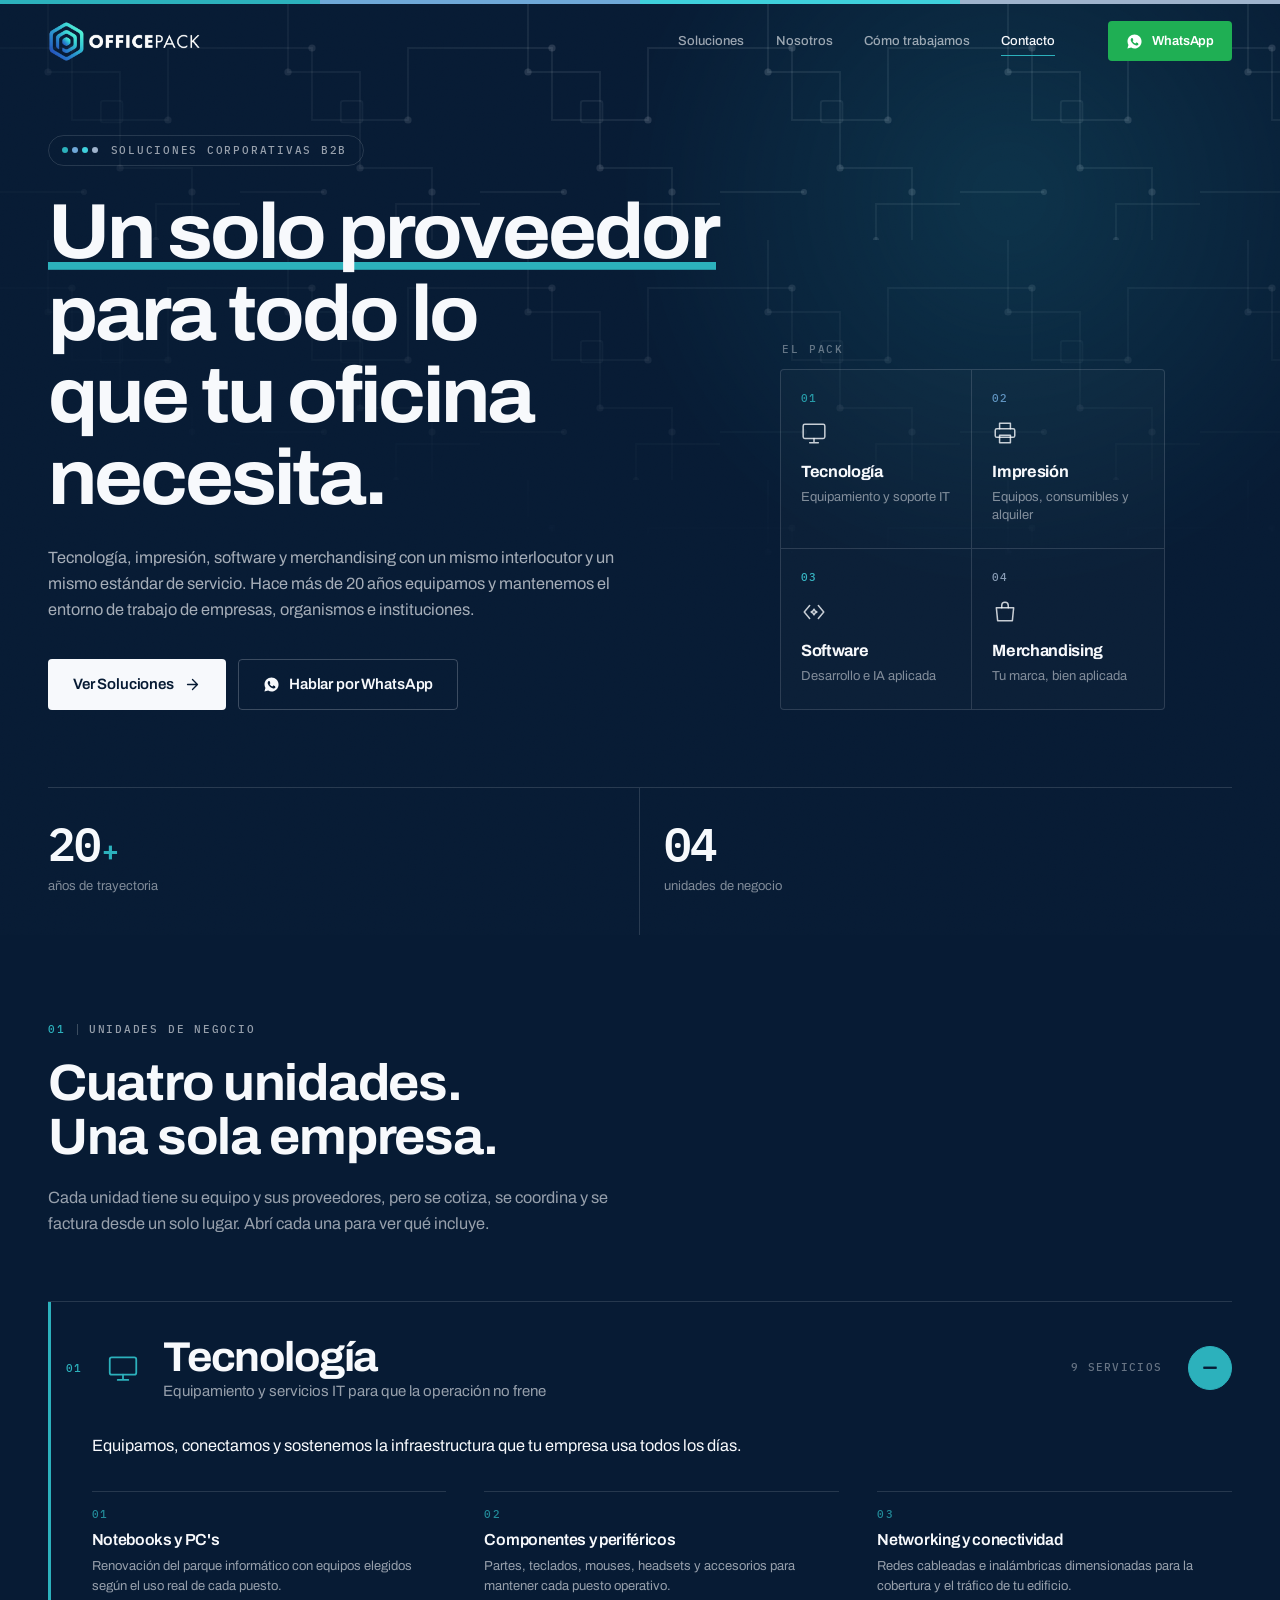
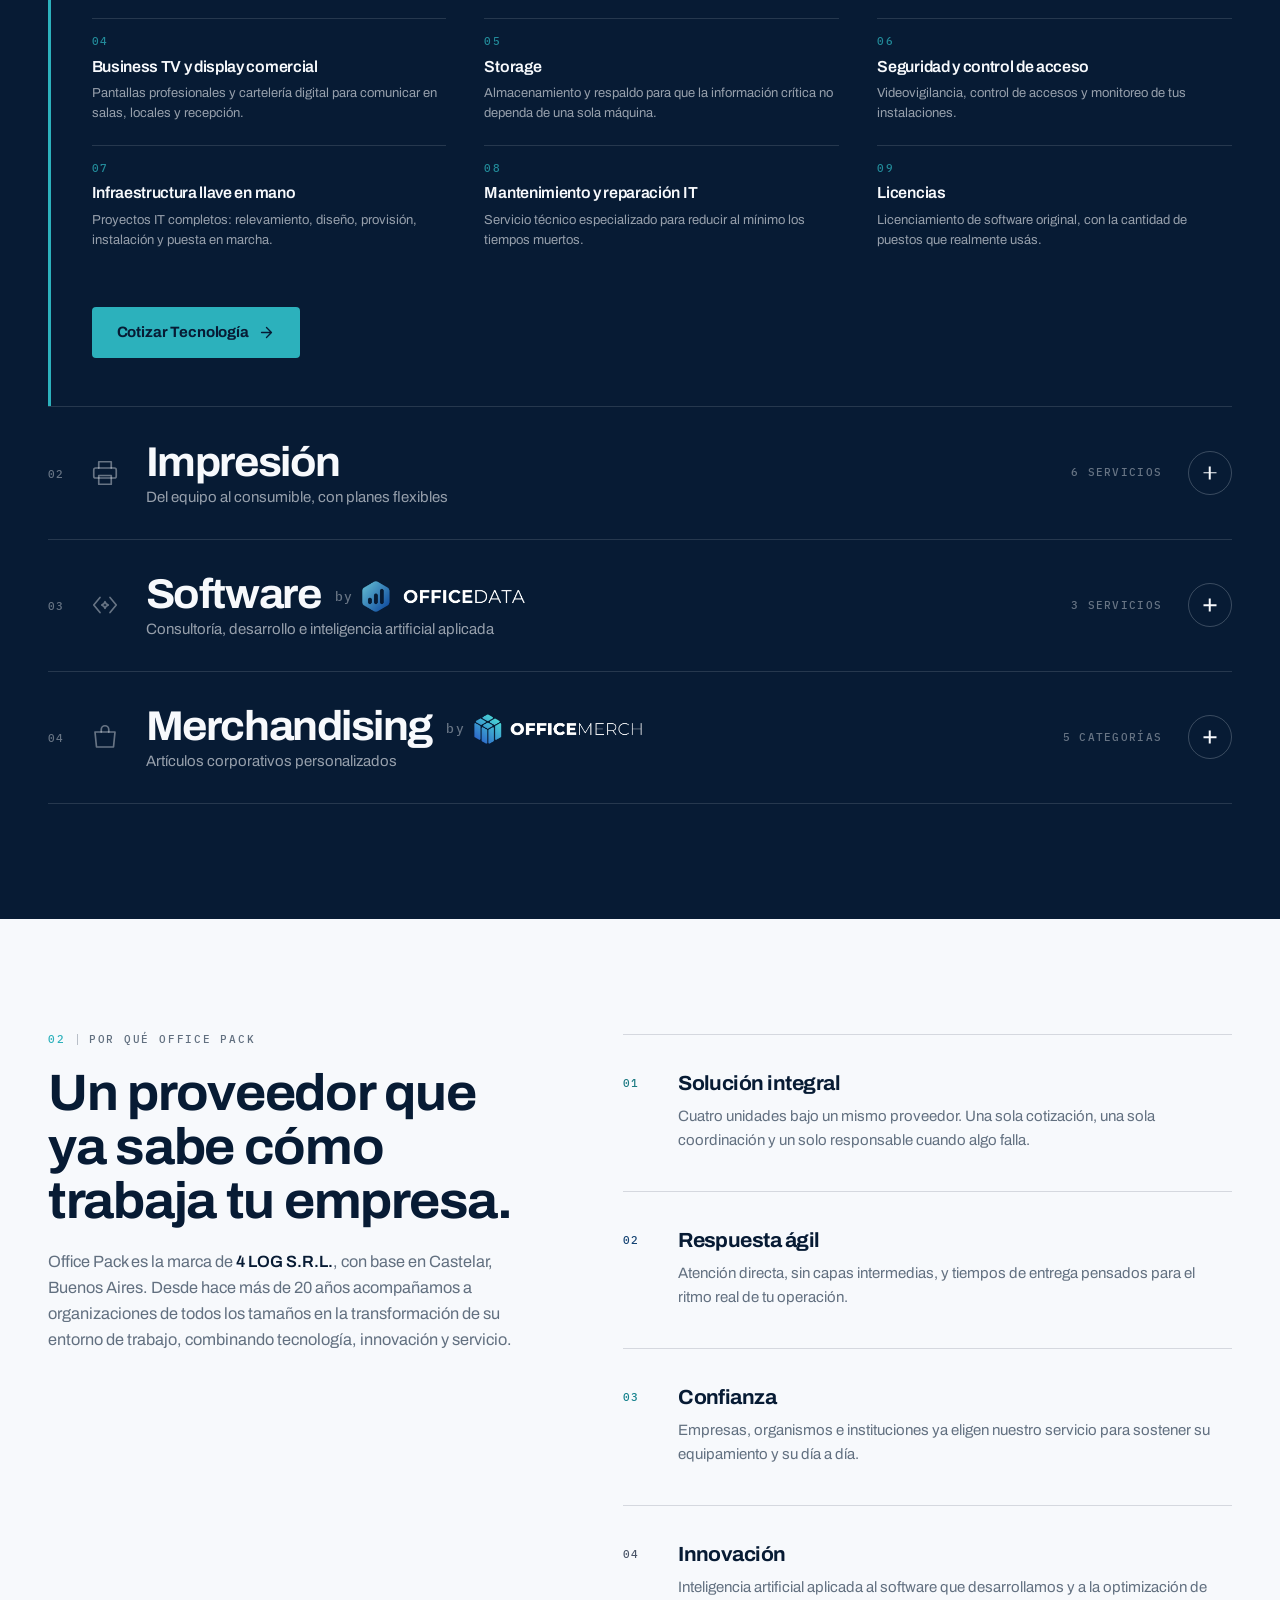
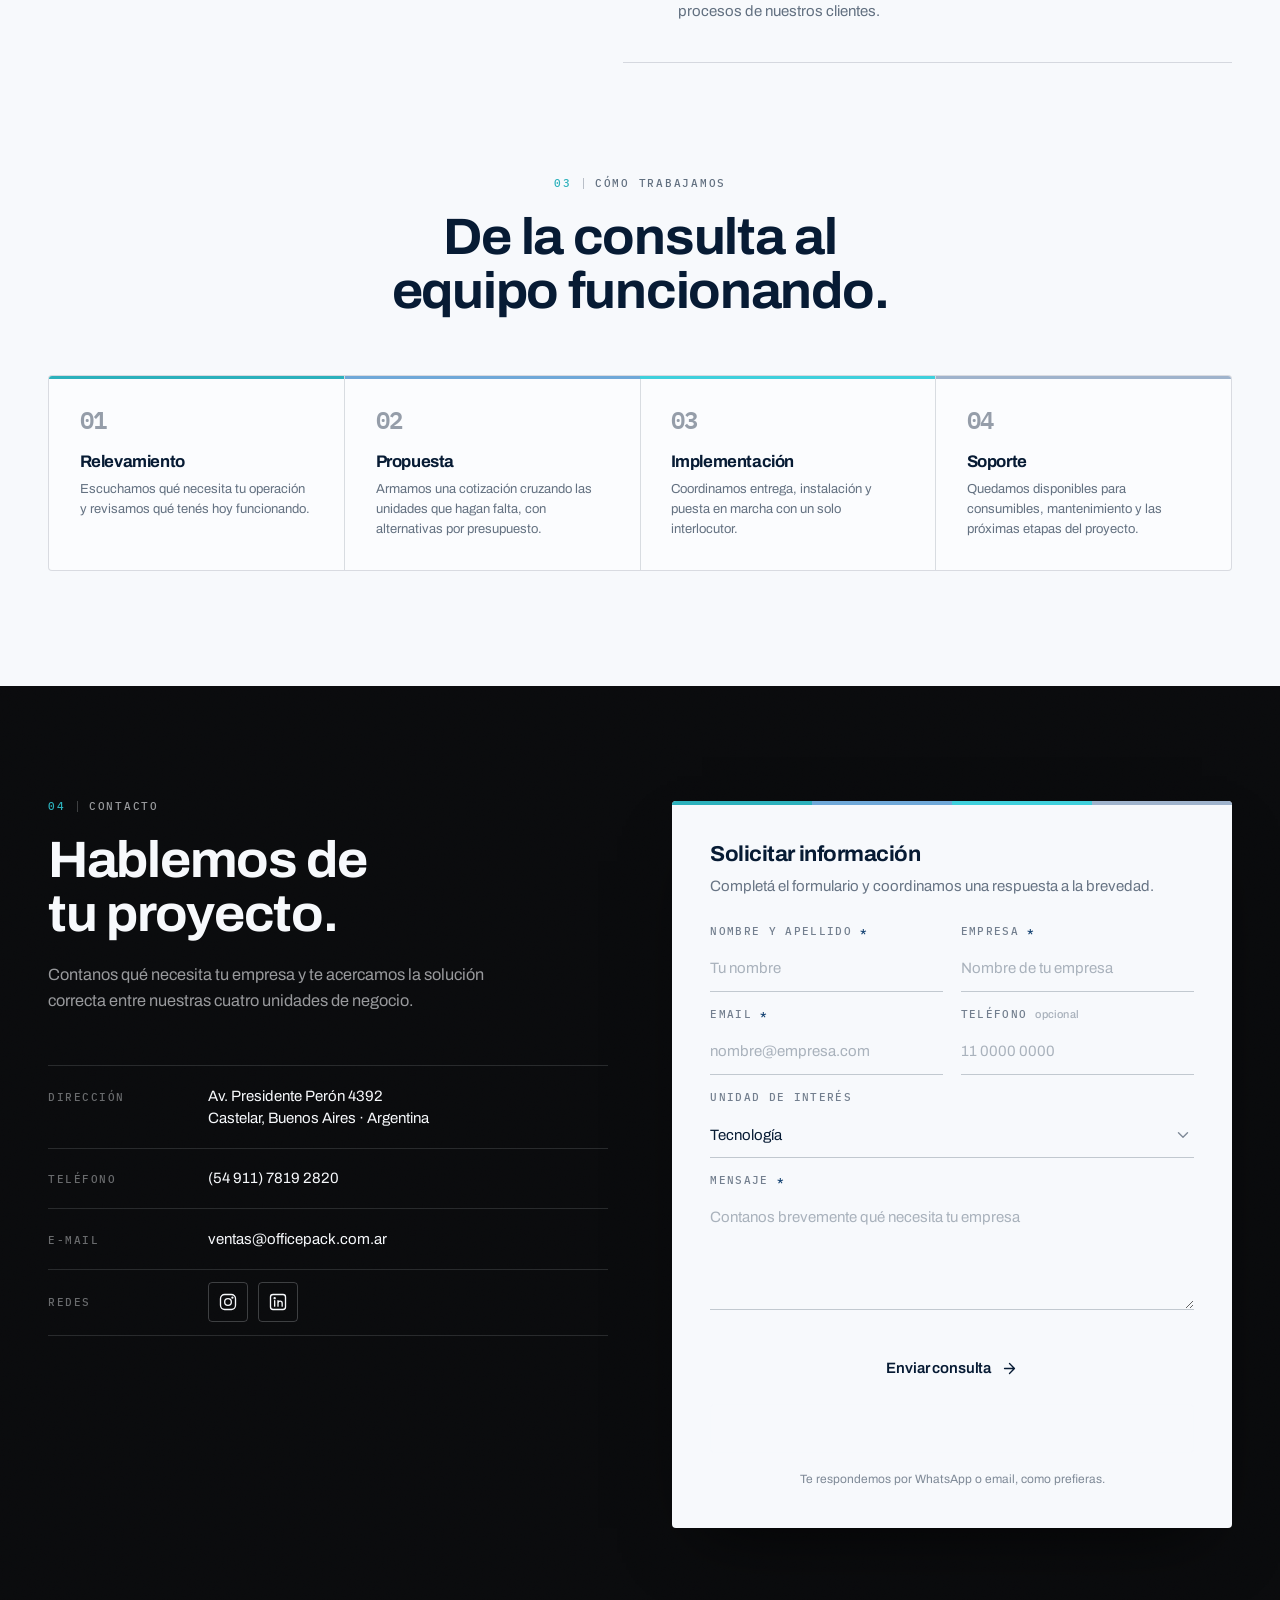
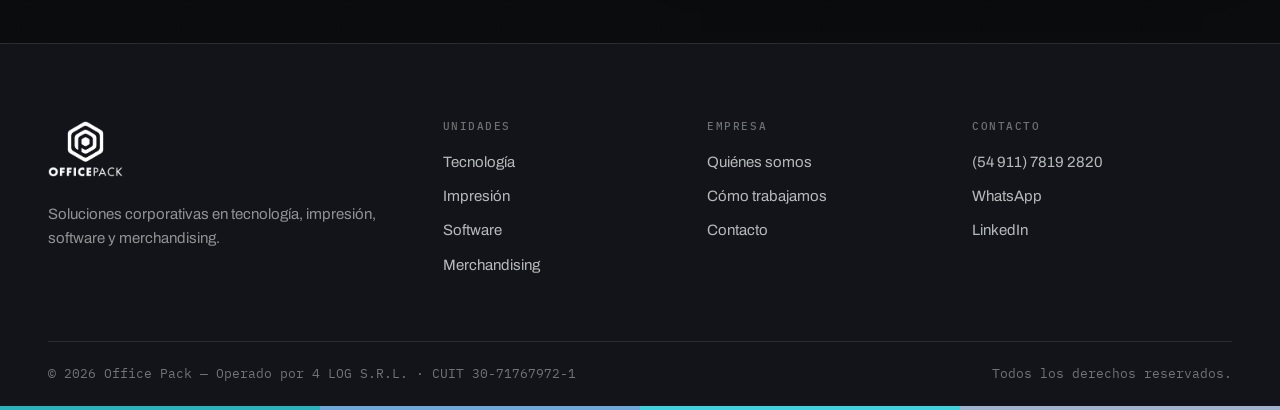
<file: index.html>
<!DOCTYPE html>
<html lang="es-AR">
<head>
<meta charset="utf-8">
<meta name="viewport" content="width=device-width, initial-scale=1">
<title>Office Pack | Tecnología, Impresión, Software y Merchandising para empresas</title>
<meta name="description" content="Cuatro unidades de negocio bajo un mismo proveedor: tecnología, impresión, software con IA y merchandising corporativo. Hace más de 20 años equipamos el entorno de trabajo de empresas, organismos e instituciones. Castelar, Buenos Aires.">
<meta name="theme-color" content="#071b34">
<meta name="author" content="Office Pack — 4 LOG S.R.L.">

<!-- TODO: reemplazar por el dominio real antes de publicar -->
<link rel="canonical" href="https://www.officepack.com.ar/">

<meta property="og:type" content="website">
<meta property="og:locale" content="es_AR">
<meta property="og:site_name" content="Office Pack">
<meta property="og:title" content="Office Pack | Un solo proveedor para todo lo que tu oficina necesita">
<meta property="og:description" content="Tecnología, impresión, software y merchandising bajo un mismo proveedor. Más de 20 años equipando empresas, organismos e instituciones.">
<meta property="og:url" content="https://www.officepack.com.ar/">
<!-- TODO: exportar assets/img/og-image.svg a JPG 1200x630 y dejarlo en esta ruta -->
<meta property="og:image" content="https://www.officepack.com.ar/assets/img/og-image.jpg">
<meta name="twitter:card" content="summary_large_image">

<link rel="icon" href="assets/img/favicon.png" type="image/png">
<link rel="apple-touch-icon" href="assets/img/favicon.png">

<link rel="preconnect" href="https://fonts.googleapis.com">
<link rel="preconnect" href="https://fonts.gstatic.com" crossorigin>
<link href="https://fonts.googleapis.com/css2?family=Archivo:wdth,wght@62..125,100..900&family=IBM+Plex+Mono:wght@400;500;600&display=swap" rel="stylesheet">
<link rel="stylesheet" href="assets/css/styles.css">

<script>
  /* Marca que hay JS: el CSS solo esconde contenido (acordeones, reveals) si esta clase existe.
     Failsafe: si main.js no carga o falla, a los 2,5s se muestra todo el contenido igual. */
  document.documentElement.classList.add('js');
  setTimeout(function () {
    if (!window.__opReady) document.documentElement.classList.remove('js');
  }, 2500);
</script>

<script type="application/ld+json">
{
  "@context": "https://schema.org",
  "@type": "ProfessionalService",
  "name": "Office Pack",
  "legalName": "4 LOG S.R.L.",
  "taxID": "30-71767972-1",
  "description": "Proveedor B2B con cuatro unidades de negocio: tecnología, impresión, software con inteligencia artificial y merchandising corporativo.",
  "url": "https://www.officepack.com.ar/",
  "telephone": "+5491178192820",
  "foundingDate": "2005",
  "address": {
    "@type": "PostalAddress",
    "streetAddress": "Av. Presidente Perón 4392",
    "addressLocality": "Castelar",
    "addressRegion": "Buenos Aires",
    "addressCountry": "AR"
  },
  "areaServed": "AR",
  "knowsAbout": ["Equipamiento IT", "Impresión gestionada", "Automatización con inteligencia artificial", "Merchandising corporativo"]
}
</script>
</head>
<body>

<a class="skip" href="#unidades">Saltar al contenido</a>
<div class="colorbar colorbar--top" aria-hidden="true"><i></i><i></i><i></i><i></i></div>

<!-- ============ NAV ============ -->
<header class="nav" id="nav">
  <div class="nav__in">
    <a class="brand" href="#top" aria-label="Office Pack — inicio">
      <img class="brand__logo" src="assets/img/logo-header.png" alt="Office Pack">
    </a>

    <nav class="nav__links" aria-label="Navegación principal">
      <a href="#unidades" data-navlink>Soluciones</a>
      <a href="#nosotros" data-navlink>Nosotros</a>
      <a href="#proceso" data-navlink>Cómo trabajamos</a>
      <a href="#contacto" data-navlink>Contacto</a>
    </nav>

    <div class="nav__cta">
      <a class="btn btn--sm btn--wa" href="#" data-wa>
        <svg viewBox="0 0 24 24" aria-hidden="true" class="ico-wa"><path d="M12.04 2C6.58 2 2.13 6.45 2.13 11.91c0 1.75.46 3.45 1.32 4.96L2 22l5.25-1.38a9.9 9.9 0 0 0 4.79 1.22h.01c5.46 0 9.91-4.45 9.91-9.91C21.96 6.45 17.5 2 12.04 2Zm5.8 14.16c-.24.68-1.42 1.31-1.96 1.36-.5.05-.99.23-3.35-.7-2.82-1.11-4.6-3.98-4.74-4.17-.14-.19-1.13-1.5-1.13-2.87 0-1.36.71-2.03.97-2.31.24-.27.53-.34.71-.34l.51.01c.16 0 .38-.06.6.46.23.55.77 1.9.84 2.04.07.14.11.3.02.48-.09.19-.14.3-.27.46l-.4.47c-.13.14-.27.29-.12.56.15.27.66 1.09 1.42 1.77.97.87 1.79 1.14 2.05 1.27.26.14.41.11.56-.07.15-.18.65-.76.82-1.02.17-.27.34-.22.57-.14.23.09 1.48.7 1.73.83.25.13.42.19.48.3.06.1.06.63-.18 1.31Z"/></svg>
        WhatsApp
      </a>
    </div>

    <button class="burger" id="burger" aria-expanded="false" aria-controls="mobilenav" aria-label="Abrir menú">
      <span></span><span></span>
    </button>
  </div>
</header>

<div class="mnav" id="mobilenav" hidden>
  <div class="colorbar" aria-hidden="true"><i></i><i></i><i></i><i></i></div>
  <nav class="mnav__links" aria-label="Navegación móvil">
    <a href="#unidades"><em>01</em> Soluciones</a>
    <a href="#nosotros"><em>02</em> Nosotros</a>
    <a href="#proceso"><em>03</em> Cómo trabajamos</a>
    <a href="#contacto"><em>04</em> Contacto</a>
  </nav>
  <div class="mnav__foot">
    <a class="btn btn--wa btn--block" href="#" data-wa>Hablar por WhatsApp</a>
    <a class="mnav__tel" href="tel:+5491178192820">(54 911) 7819 2820</a>
  </div>
</div>

<main id="top">

<!-- ============ HERO ============ -->
<section class="hero theme-dark" id="hero">
  <div class="hero__grid" aria-hidden="true"></div>
  <div class="hero__glow" aria-hidden="true"></div>
  <div class="noise" aria-hidden="true"></div>

  <div class="wrap hero__in">
    <div class="hero__copy">
      <p class="eyebrow" data-reveal>
        <span class="eyebrow__dots" aria-hidden="true"><i></i><i></i><i></i><i></i></span>
        Soluciones corporativas B2B
      </p>

      <h1 class="hero__h1" data-reveal style="--d:.05s">
        <span class="mark">Un solo proveedor</span> para todo lo que tu oficina necesita.
      </h1>

      <p class="hero__lead" data-reveal style="--d:.12s">
        Tecnología, impresión, software y merchandising con un mismo interlocutor y un mismo
        estándar de servicio. Hace más de 20 años equipamos y mantenemos el entorno de trabajo
        de empresas, organismos e instituciones.
      </p>

      <div class="hero__actions" data-reveal style="--d:.18s">
        <a class="btn btn--primary" href="#unidades">
          Ver Soluciones
          <svg viewBox="0 0 24 24" class="ico-arrow" aria-hidden="true"><path d="M5 12h13M12 5l7 7-7 7"/></svg>
        </a>
        <a class="btn btn--ghost" href="#" data-wa>
          <svg viewBox="0 0 24 24" aria-hidden="true" class="ico-wa"><path d="M12.04 2C6.58 2 2.13 6.45 2.13 11.91c0 1.75.46 3.45 1.32 4.96L2 22l5.25-1.38a9.9 9.9 0 0 0 4.79 1.22h.01c5.46 0 9.91-4.45 9.91-9.91C21.96 6.45 17.5 2 12.04 2Zm5.8 14.16c-.24.68-1.42 1.31-1.96 1.36-.5.05-.99.23-3.35-.7-2.82-1.11-4.6-3.98-4.74-4.17-.14-.19-1.13-1.5-1.13-2.87 0-1.36.71-2.03.97-2.31.24-.27.53-.34.71-.34l.51.01c.16 0 .38-.06.6.46.23.55.77 1.9.84 2.04.07.14.11.3.02.48-.09.19-.14.3-.27.46l-.4.47c-.13.14-.27.29-.12.56.15.27.66 1.09 1.42 1.77.97.87 1.79 1.14 2.05 1.27.26.14.41.11.56-.07.15-.18.65-.76.82-1.02.17-.27.34-.22.57-.14.23.09 1.48.7 1.73.83.25.13.42.19.48.3.06.1.06.63-.18 1.31Z"/></svg>
          Hablar por WhatsApp
        </a>
      </div>
    </div>

    <!-- El "pack": 4 módulos -->
    <div class="pack" data-reveal style="--d:.22s">
      <p class="pack__label">El pack</p>
      <div class="pack__grid">
        <button class="tile" data-unit="tec" data-goto="tecnologia" style="--u:var(--c-tec)">
          <span class="tile__n">01</span>
          <svg class="tile__ico" viewBox="0 0 24 24" aria-hidden="true"><rect x="2" y="4" width="20" height="13" rx="1.5"/><path d="M8 21h8M12 17v4"/></svg>
          <span class="tile__name">Tecnología</span>
          <span class="tile__desc">Equipamiento y soporte IT</span>
        </button>
        <button class="tile" data-unit="imp" data-goto="impresion" style="--u:var(--c-imp)">
          <span class="tile__n">02</span>
          <svg class="tile__ico" viewBox="0 0 24 24" aria-hidden="true"><path d="M7 8V3h10v5"/><rect x="3" y="8" width="18" height="8" rx="1.5"/><path d="M7 14h10v7H7z"/></svg>
          <span class="tile__name">Impresión</span>
          <span class="tile__desc">Equipos, consumibles y alquiler</span>
        </button>
        <button class="tile" data-unit="sof" data-goto="software" style="--u:var(--c-sof)">
          <span class="tile__n">03</span>
          <svg class="tile__ico" viewBox="0 0 24 24" aria-hidden="true"><path d="M8 6 3 12l5 6"/><path d="m16 6 5 6-5 6"/><path d="M12 9.4l.95 1.65 1.65.95-1.65.95L12 14.6l-.95-1.65L9.4 12l1.65-.95z"/></svg>
          <span class="tile__name">Software</span>
          <span class="tile__desc">Desarrollo e IA aplicada</span>
        </button>
        <button class="tile" data-unit="mer" data-goto="merchandising" style="--u:var(--c-mer)">
          <span class="tile__n">04</span>
          <svg class="tile__ico" viewBox="0 0 24 24" aria-hidden="true"><path d="M4 8h16l-1.2 12H5.2z"/><path d="M9 8V6a3 3 0 0 1 6 0v2"/></svg>
          <span class="tile__name">Merchandising</span>
          <span class="tile__desc">Tu marca, bien aplicada</span>
        </button>
      </div>
    </div>
  </div>

  <!-- Stats -->
  <div class="wrap">
    <dl class="stats" data-reveal>
      <div class="stat">
        <dt class="stat__v"><span data-count="20">0</span><em>+</em></dt>
        <dd class="stat__k">años de trayectoria</dd>
      </div>
      <div class="stat">
        <dt class="stat__v"><span data-count="4" data-pad="2">0</span></dt>
        <dd class="stat__k">unidades de negocio</dd>
      </div>
    </dl>
  </div>
</section>

<!-- ============ UNIDADES ============ -->
<section class="section theme-dark section--units" id="unidades">
  <div class="wrap">
    <header class="shead" data-reveal>
      <p class="label"><em>01</em> Unidades de negocio</p>
      <h2 class="shead__h2">Cuatro unidades.<br>Una sola empresa.</h2>
      <p class="shead__lead">
        Cada unidad tiene su equipo y sus proveedores, pero se cotiza, se coordina y se factura
        desde un solo lugar. Abrí cada una para ver qué incluye.
      </p>
    </header>

    <div class="units" id="units">

      <!-- 01 TECNOLOGÍA -->
      <article class="unit" id="tecnologia" data-unit="tec" style="--u:var(--c-tec)">
        <h3 class="unit__h">
          <button class="unit__head" aria-expanded="false" aria-controls="body-tec">
            <span class="unit__n">01</span>
            <svg class="unit__ico" viewBox="0 0 24 24" aria-hidden="true"><rect x="2" y="4" width="20" height="13" rx="1.5"/><path d="M8 21h8M12 17v4"/></svg>
            <span class="unit__title">
              <span class="unit__name">Tecnología</span>
              <span class="unit__tag">Equipamiento y servicios IT para que la operación no frene</span>
            </span>
            <span class="unit__meta">9 servicios</span>
            <span class="unit__plus" aria-hidden="true"></span>
          </button>
        </h3>
        <div class="unit__body" id="body-tec" role="region">
          <div class="unit__clip">
            <div class="unit__inner">
              <p class="unit__lead">Equipamos, conectamos y sostenemos la infraestructura que tu empresa usa todos los días.</p>
              <ul class="svc">
                <li><span class="n">01</span><h4>Notebooks y PC's</h4><p>Renovación del parque informático con equipos elegidos según el uso real de cada puesto.</p></li>
                <li><span class="n">02</span><h4>Componentes y periféricos</h4><p>Partes, teclados, mouses, headsets y accesorios para mantener cada puesto operativo.</p></li>
                <li><span class="n">03</span><h4>Networking y conectividad</h4><p>Redes cableadas e inalámbricas dimensionadas para la cobertura y el tráfico de tu edificio.</p></li>
                <li><span class="n">04</span><h4>Business TV y display comercial</h4><p>Pantallas profesionales y cartelería digital para comunicar en salas, locales y recepción.</p></li>
                <li><span class="n">05</span><h4>Storage</h4><p>Almacenamiento y respaldo para que la información crítica no dependa de una sola máquina.</p></li>
                <li><span class="n">06</span><h4>Seguridad y control de acceso</h4><p>Videovigilancia, control de accesos y monitoreo de tus instalaciones.</p></li>
                <li><span class="n">07</span><h4>Infraestructura llave en mano</h4><p>Proyectos IT completos: relevamiento, diseño, provisión, instalación y puesta en marcha.</p></li>
                <li><span class="n">08</span><h4>Mantenimiento y reparación IT</h4><p>Servicio técnico especializado para reducir al mínimo los tiempos muertos.</p></li>
                <li><span class="n">09</span><h4>Licencias</h4><p>Licenciamiento de software original, con la cantidad de puestos que realmente usás.</p></li>
              </ul>
              <div class="unit__cta">
                <button class="btn btn--unit" data-quote="Tecnología">Cotizar Tecnología
                  <svg viewBox="0 0 24 24" class="ico-arrow" aria-hidden="true"><path d="M5 12h13M12 5l7 7-7 7"/></svg>
                </button>
              </div>
            </div>
          </div>
        </div>
      </article>

      <!-- 02 IMPRESIÓN -->
      <article class="unit" id="impresion" data-unit="imp" style="--u:var(--c-imp)">
        <h3 class="unit__h">
          <button class="unit__head" aria-expanded="false" aria-controls="body-imp">
            <span class="unit__n">02</span>
            <svg class="unit__ico" viewBox="0 0 24 24" aria-hidden="true"><path d="M7 8V3h10v5"/><rect x="3" y="8" width="18" height="8" rx="1.5"/><path d="M7 14h10v7H7z"/></svg>
            <span class="unit__title">
              <span class="unit__name">Impresión</span>
              <span class="unit__tag">Del equipo al consumible, con planes flexibles</span>
            </span>
            <span class="unit__meta">6 servicios</span>
            <span class="unit__plus" aria-hidden="true"></span>
          </button>
        </h3>
        <div class="unit__body" id="body-imp" role="region">
          <div class="unit__clip">
            <div class="unit__inner">
              <p class="unit__lead">Impresión gestionada: equipos, consumibles con stock y servicio técnico, sin sorpresas de costos.</p>
              <ul class="svc">
                <li><span class="n">01</span><h4>Impresoras y multifuncionales láser</h4><p>Equipos color y monocromo para volúmenes chicos, medianos y de alta demanda.</p></li>
                <li><span class="n">02</span><h4>Toners originales y compatibles</h4><p>Consumibles con stock disponible y entrega inmediata, para no frenar la operación.</p></li>
                <li><span class="n">03</span><h4>Impresión 3D</h4><p>Provisión de Impresoras 3D, filamentos y repuestos.</p></li>
                <li><span class="n">04</span><h4>Alquiler costo por copia</h4><p>Planes flexibles: pagás por lo que imprimís, con equipo y service incluidos.</p></li>
                <li><span class="n">05</span><h4>Mantenimiento y reparación</h4><p>Servicio técnico sobre impresoras láser, con foco en la continuidad del servicio.</p></li>
                <li><span class="n">06</span><h4>Gestión documental</h4><p>Soluciones para digitalizado e indexación de documentos. Equipos para escaneo de alto volúmen.</p></li>
              </ul>
              <div class="unit__cta">
                <button class="btn btn--unit" data-quote="Impresión">Cotizar Impresión
                  <svg viewBox="0 0 24 24" class="ico-arrow" aria-hidden="true"><path d="M5 12h13M12 5l7 7-7 7"/></svg>
                </button>
              </div>
            </div>
          </div>
        </div>
      </article>

      <!-- 03 SOFTWARE -->
      <article class="unit" id="software" data-unit="sof" style="--u:var(--c-sof)">
        <h3 class="unit__h">
          <button class="unit__head" aria-expanded="false" aria-controls="body-sof">
            <span class="unit__n">03</span>
            <svg class="unit__ico" viewBox="0 0 24 24" aria-hidden="true"><path d="M8 6 3 12l5 6"/><path d="m16 6 5 6-5 6"/><path d="M12 9.4l.95 1.65 1.65.95-1.65.95L12 14.6l-.95-1.65L9.4 12l1.65-.95z"/></svg>
            <span class="unit__title">
              <span class="unit__name">Software<span class="unit__by">by <img src="assets/img/officedata-logo.png" alt="OfficeData"></span></span>
              <span class="unit__tag">Consultoría, desarrollo e inteligencia artificial aplicada</span>
            </span>
            <span class="unit__meta">3 servicios</span>
            <span class="unit__plus" aria-hidden="true"></span>
          </button>
        </h3>
        <div class="unit__body" id="body-sof" role="region">
          <div class="unit__clip">
            <div class="unit__inner">
              <p class="unit__lead">IA aplicada a los procesos que hoy te consumen horas, y las herramientas para sostenerlos.</p>
              <ul class="svc">
                <li>
                  <svg class="svc__ico" viewBox="0 0 24 24" aria-hidden="true"><path d="M3 20h18"/><path d="M5 17l4.5-5 3.5 3L19 7"/><path d="M15 7h4v4"/></svg>
                  <h4>OfficeData Mercados</h4>
                  <p>Una herramienta para automatizar la gestión del canal Ecommerce: automatiza la comparación de precios contra la competencia y alerta ante cambios de posición en el catálogo, cambios de títulos y más.</p>
                </li>
                <li>
                  <svg class="svc__ico" viewBox="0 0 24 24" aria-hidden="true"><circle cx="8.5" cy="8" r="3.2"/><path d="M2.8 20c.4-3.6 2.7-5.8 5.7-5.8 1.1 0 2.1.3 3 .9"/><path d="M15.5 10l-3 3 3 3M19.5 10l3 3-3 3"/></svg>
                  <h4>FDE Support</h4>
                  <p>Ponemos a disposición un Forward Deployed Engineer, un desarrollador que trabaja codo a codo con tu equipo en la implementación de soluciones a medida.</p>
                </li>
                <li>
                  <svg class="svc__ico" viewBox="0 0 24 24" aria-hidden="true"><path d="M2 9l10-5 10 5-10 5L2 9z"/><path d="M6 11.5V16c0 1.5 2.7 3 6 3s6-1.5 6-3v-4.5"/><path d="M22 9v6"/></svg>
                  <h4>Capacitación en IA Generativa</h4>
                  <p>Un curso orientado a empresas que están empezando (o aún no lo han hecho) en el mundo de la Inteligencia Artificial. Qué es la IA y cómo aplicarla a los procesos de cada área de su empresa.</p>
                </li>
              </ul>
              <div class="unit__cta">
                <a class="btn btn--unit" href="/officedata/">Ver más
                  <svg viewBox="0 0 24 24" class="ico-arrow" aria-hidden="true"><path d="M5 12h13M12 5l7 7-7 7"/></svg>
                </a>
              </div>
            </div>
          </div>
        </div>
      </article>

      <!-- 04 MERCHANDISING -->
      <article class="unit" id="merchandising" data-unit="mer" style="--u:var(--c-mer)">
        <h3 class="unit__h">
          <button class="unit__head" aria-expanded="false" aria-controls="body-mer">
            <span class="unit__n">04</span>
            <svg class="unit__ico" viewBox="0 0 24 24" aria-hidden="true"><path d="M4 8h16l-1.2 12H5.2z"/><path d="M9 8V6a3 3 0 0 1 6 0v2"/></svg>
            <span class="unit__title">
              <span class="unit__name">Merchandising<span class="unit__by">by <img src="assets/img/officemerch-logo.png" alt="OfficeMerch"></span></span>
              <span class="unit__tag">Artículos corporativos personalizados</span>
            </span>
            <span class="unit__meta">5 categorías</span>
            <span class="unit__plus" aria-hidden="true"></span>
          </button>
        </h3>
        <div class="unit__body" id="body-mer" role="region">
          <div class="unit__clip">
            <div class="unit__inner">
              <p class="unit__lead">Tu marca aplicada a productos que la gente usa todos los días.</p>
              <ul class="svc">
                <li><span class="n">01</span><h4>Promocionales</h4><p>Drinkware, agendas y artículos de librería, mochilas, bazar, accesorios y más.</p></li>
                <li><span class="n">02</span><h4>Indumentaria y textil</h4><p>Uniformes y ropa de trabajo, gorras, remeras y otros textiles promocionales.</p></li>
                <li><span class="n">03</span><h4>Gráfica y eventos</h4><p>Banners, folletería, papelería institucional, tarjetas corporativas, display para eventos y más.</p></li>
                <li><span class="n">04</span><h4>Kits de bienvenida</h4><p>Combos para ocasiones especiales, combinaciones estándar o a medida, regalos para clientes.</p></li>
                <li><span class="n">05</span><h4>Desarrollos a medida</h4><p>Llevamos a cabo tu idea con diseños y matrices a medida.</p></li>
              </ul>
              <div class="unit__cta">
                <a class="btn btn--unit" href="/merch/">Ver más
                  <svg viewBox="0 0 24 24" class="ico-arrow" aria-hidden="true"><path d="M5 12h13M12 5l7 7-7 7"/></svg>
                </a>
              </div>
            </div>
          </div>
        </div>
      </article>

    </div>
  </div>
</section>

<!-- ============ NOSOTROS / POR QUÉ ============ -->
<section class="section theme-light" id="nosotros">
  <div class="wrap">
    <div class="split">
      <header class="shead shead--sticky" data-reveal>
        <p class="label"><em>02</em> Por qué Office Pack</p>
        <h2 class="shead__h2">Un proveedor que ya sabe cómo trabaja tu empresa.</h2>
        <p class="shead__lead">
          Office Pack es la marca de <strong>4 LOG S.R.L.</strong>, con base en Castelar, Buenos Aires.
          Desde hace más de 20 años acompañamos a organizaciones de todos los tamaños en la
          transformación de su entorno de trabajo, combinando tecnología, innovación y servicio.
        </p>
      </header>

      <ol class="reasons">
        <li class="reason" data-reveal>
          <span class="reason__n">01</span>
          <div>
            <h3>Solución integral</h3>
            <p>Cuatro unidades bajo un mismo proveedor. Una sola cotización, una sola coordinación
              y un solo responsable cuando algo falla.</p>
          </div>
        </li>
        <li class="reason" data-reveal style="--d:.06s">
          <span class="reason__n">02</span>
          <div>
            <h3>Respuesta ágil</h3>
            <p>Atención directa, sin capas intermedias, y tiempos de entrega pensados para el ritmo
              real de tu operación.</p>
          </div>
        </li>
        <li class="reason" data-reveal style="--d:.12s">
          <span class="reason__n">03</span>
          <div>
            <h3>Confianza</h3>
            <p>Empresas, organismos e instituciones ya eligen nuestro servicio para sostener su
              equipamiento y su día a día.</p>
          </div>
        </li>
        <li class="reason" data-reveal style="--d:.18s">
          <span class="reason__n">04</span>
          <div>
            <h3>Innovación</h3>
            <p>Inteligencia artificial aplicada al software que desarrollamos y a la optimización de
              procesos de nuestros clientes.</p>
          </div>
        </li>
      </ol>
    </div>
  </div>
</section>

<!-- ============ PROCESO ============ -->
<section class="section theme-light section--process" id="proceso">
  <div class="wrap">
    <header class="shead shead--center" data-reveal>
      <p class="label"><em>03</em> Cómo trabajamos</p>
      <h2 class="shead__h2">De la consulta al equipo funcionando.</h2>
    </header>

    <ol class="steps">
      <li class="step" data-reveal>
        <span class="step__n">01</span>
        <h3>Relevamiento</h3>
        <p>Escuchamos qué necesita tu operación y revisamos qué tenés hoy funcionando.</p>
      </li>
      <li class="step" data-reveal style="--d:.07s">
        <span class="step__n">02</span>
        <h3>Propuesta</h3>
        <p>Armamos una cotización cruzando las unidades que hagan falta, con alternativas por presupuesto.</p>
      </li>
      <li class="step" data-reveal style="--d:.14s">
        <span class="step__n">03</span>
        <h3>Implementación</h3>
        <p>Coordinamos entrega, instalación y puesta en marcha con un solo interlocutor.</p>
      </li>
      <li class="step" data-reveal style="--d:.21s">
        <span class="step__n">04</span>
        <h3>Soporte</h3>
        <p>Quedamos disponibles para consumibles, mantenimiento y las próximas etapas del proyecto.</p>
      </li>
    </ol>
  </div>
</section>

<!-- ============ CONTACTO ============ -->
<section class="section theme-dark section--contact" id="contacto">
  <div class="noise" aria-hidden="true"></div>
  <div class="wrap">
    <div class="contact">

      <div class="contact__info">
        <p class="label"><em>04</em> Contacto</p>
        <h2 class="shead__h2">Hablemos de tu proyecto.</h2>
        <p class="shead__lead">
          Contanos qué necesita tu empresa y te acercamos la solución correcta entre nuestras
          cuatro unidades de negocio.
        </p>

        <dl class="infolist">
          <div>
            <dt>Dirección</dt>
            <dd><a href="https://www.google.com/maps/search/?api=1&amp;query=Av.+Presidente+Per%C3%B3n+4392+Castelar+Buenos+Aires" target="_blank" rel="noopener">Av. Presidente Perón 4392<br>Castelar, Buenos Aires · Argentina</a></dd>
          </div>
          <div>
            <dt>Teléfono</dt>
            <dd><a href="tel:+5491178192820">(54 911) 7819 2820</a></dd>
          </div>
          <div>
            <dt>E-mail</dt>
            <dd><a href="mailto:ventas@officepack.com.ar">ventas@officepack.com.ar</a></dd>
          </div>
          <div class="infolist__social">
            <dt>Redes</dt>
            <dd class="social">
              <a href="https://www.instagram.com/office_pack/" target="_blank" rel="noopener" aria-label="Instagram">
                <svg viewBox="0 0 24 24" aria-hidden="true"><rect x="3" y="3" width="18" height="18" rx="5"/><circle cx="12" cy="12" r="4"/><circle cx="17.3" cy="6.7" r=".6" fill="currentColor"/></svg>
              </a>
              <a href="https://www.linkedin.com/company/office-pack" target="_blank" rel="noopener" aria-label="LinkedIn">
                <svg viewBox="0 0 24 24" aria-hidden="true"><rect x="3" y="3" width="18" height="18" rx="3"/><path d="M8 10.5V17M12 10.5V17M12 13.5a2.5 2.5 0 0 1 5 0V17"/><circle cx="8" cy="7.4" r=".6" fill="currentColor"/></svg>
              </a>
            </dd>
          </div>
        </dl>
      </div>

      <div class="formcard">
        <div class="colorbar" aria-hidden="true"><i></i><i></i><i></i><i></i></div>
        <div class="formcard__in">
          <h3 class="formcard__h">Solicitar información</h3>
          <p class="formcard__sub">Completá el formulario y coordinamos una respuesta a la brevedad.</p>

          <form id="contactForm" action="https://formspree.io/f/xrpznypv" method="POST" novalidate>
            <input type="hidden" name="_subject" value="Nueva consulta desde la web - Office Pack">
            <input type="text" name="_gotcha" style="display:none" tabindex="-1" autocomplete="off">
            <div class="f2">
              <div class="field">
                <label for="f-nombre">Nombre y apellido <span aria-hidden="true">*</span></label>
                <input id="f-nombre" name="nombre" type="text" autocomplete="name" placeholder="Tu nombre" required aria-describedby="e-nombre">
                <p class="err" id="e-nombre" role="alert" hidden></p>
              </div>
              <div class="field">
                <label for="f-empresa">Empresa <span aria-hidden="true">*</span></label>
                <input id="f-empresa" name="empresa" type="text" autocomplete="organization" placeholder="Nombre de tu empresa" required aria-describedby="e-empresa">
                <p class="err" id="e-empresa" role="alert" hidden></p>
              </div>
            </div>

            <div class="f2">
              <div class="field">
                <label for="f-email">Email <span aria-hidden="true">*</span></label>
                <input id="f-email" name="email" type="email" autocomplete="email" placeholder="nombre@empresa.com" required aria-describedby="e-email">
                <p class="err" id="e-email" role="alert" hidden></p>
              </div>
              <div class="field">
                <label for="f-tel">Teléfono <span class="opt">opcional</span></label>
                <input id="f-tel" name="telefono" type="tel" autocomplete="tel" placeholder="11 0000 0000">
              </div>
            </div>

            <div class="field">
              <label for="f-unidad">Unidad de interés</label>
              <div class="selectwrap">
                <select id="f-unidad" name="unidad">
                  <option>Tecnología</option>
                  <option>Impresión</option>
                  <option>Software</option>
                  <option>Merchandising</option>
                  <option>Varias unidades / todavía no sé</option>
                </select>
                <svg viewBox="0 0 24 24" aria-hidden="true" class="ico-chev"><path d="m6 9 6 6 6-6"/></svg>
              </div>
            </div>

            <div class="field">
              <label for="f-msg">Mensaje <span aria-hidden="true">*</span></label>
              <textarea id="f-msg" name="mensaje" rows="4" placeholder="Contanos brevemente qué necesita tu empresa" required aria-describedby="e-msg"></textarea>
              <p class="err" id="e-msg" role="alert" hidden></p>
            </div>

            <div class="formcard__actions">
              <button class="btn btn--primary btn--block" type="submit">
                Enviar consulta
                <svg viewBox="0 0 24 24" class="ico-arrow" aria-hidden="true"><path d="M5 12h13M12 5l7 7-7 7"/></svg>
              </button>
              <button class="btn btn--ghost btn--block" type="button" data-send-email hidden>Enviar por email</button>
            </div>

            <p class="formcard__note" id="formNote">Te respondemos por WhatsApp o email, como prefieras.</p>
          </form>
        </div>
      </div>

    </div>
  </div>
</section>

</main>

<!-- ============ FOOTER ============ -->
<footer class="footer theme-dark">
  <div class="wrap">
    <div class="footer__top">
      <div class="footer__brand">
        <a class="brand brand--lg" href="#top" aria-label="Office Pack — inicio">
          <img class="brand__logo" src="assets/img/logo-footer.png" alt="Office Pack">
        </a>
        <p>Soluciones corporativas en tecnología, impresión, software y merchandising.</p>
      </div>

      <nav class="footer__col" aria-label="Unidades">
        <h4>Unidades</h4>
        <a href="#tecnologia">Tecnología</a>
        <a href="#impresion">Impresión</a>
        <a href="#software">Software</a>
        <a href="#merchandising">Merchandising</a>
      </nav>

      <nav class="footer__col" aria-label="Empresa">
        <h4>Empresa</h4>
        <a href="#nosotros">Quiénes somos</a>
        <a href="#proceso">Cómo trabajamos</a>
        <a href="#contacto">Contacto</a>
      </nav>

      <nav class="footer__col" aria-label="Contacto">
        <h4>Contacto</h4>
        <a href="tel:+5491178192820">(54 911) 7819 2820</a>
        <a href="#" data-wa>WhatsApp</a>
        <a href="https://www.linkedin.com/company/office-pack" target="_blank" rel="noopener">LinkedIn</a>
      </nav>
    </div>

    <div class="footer__bar">
      <p>© <span id="year">2026</span> Office Pack — Operado por 4 LOG S.R.L. · CUIT 30-71767972-1</p>
      <p>Todos los derechos reservados.</p>
    </div>
  </div>
  <div class="colorbar" aria-hidden="true"><i></i><i></i><i></i><i></i></div>
</footer>

<a class="fab" href="#" data-wa aria-label="Hablar por WhatsApp">
  <svg viewBox="0 0 24 24" aria-hidden="true"><path d="M12.04 2C6.58 2 2.13 6.45 2.13 11.91c0 1.75.46 3.45 1.32 4.96L2 22l5.25-1.38a9.9 9.9 0 0 0 4.79 1.22h.01c5.46 0 9.91-4.45 9.91-9.91C21.96 6.45 17.5 2 12.04 2Zm5.8 14.16c-.24.68-1.42 1.31-1.96 1.36-.5.05-.99.23-3.35-.7-2.82-1.11-4.6-3.98-4.74-4.17-.14-.19-1.13-1.5-1.13-2.87 0-1.36.71-2.03.97-2.31.24-.27.53-.34.71-.34l.51.01c.16 0 .38-.06.6.46.23.55.77 1.9.84 2.04.07.14.11.3.02.48-.09.19-.14.3-.27.46l-.4.47c-.13.14-.27.29-.12.56.15.27.66 1.09 1.42 1.77.97.87 1.79 1.14 2.05 1.27.26.14.41.11.56-.07.15-.18.65-.76.82-1.02.17-.27.34-.22.57-.14.23.09 1.48.7 1.73.83.25.13.42.19.48.3.06.1.06.63-.18 1.31Z"/></svg>
  <span>Escribinos</span>
</a>

<script src="assets/js/main.js"></script>
</body>
</html>
</file>
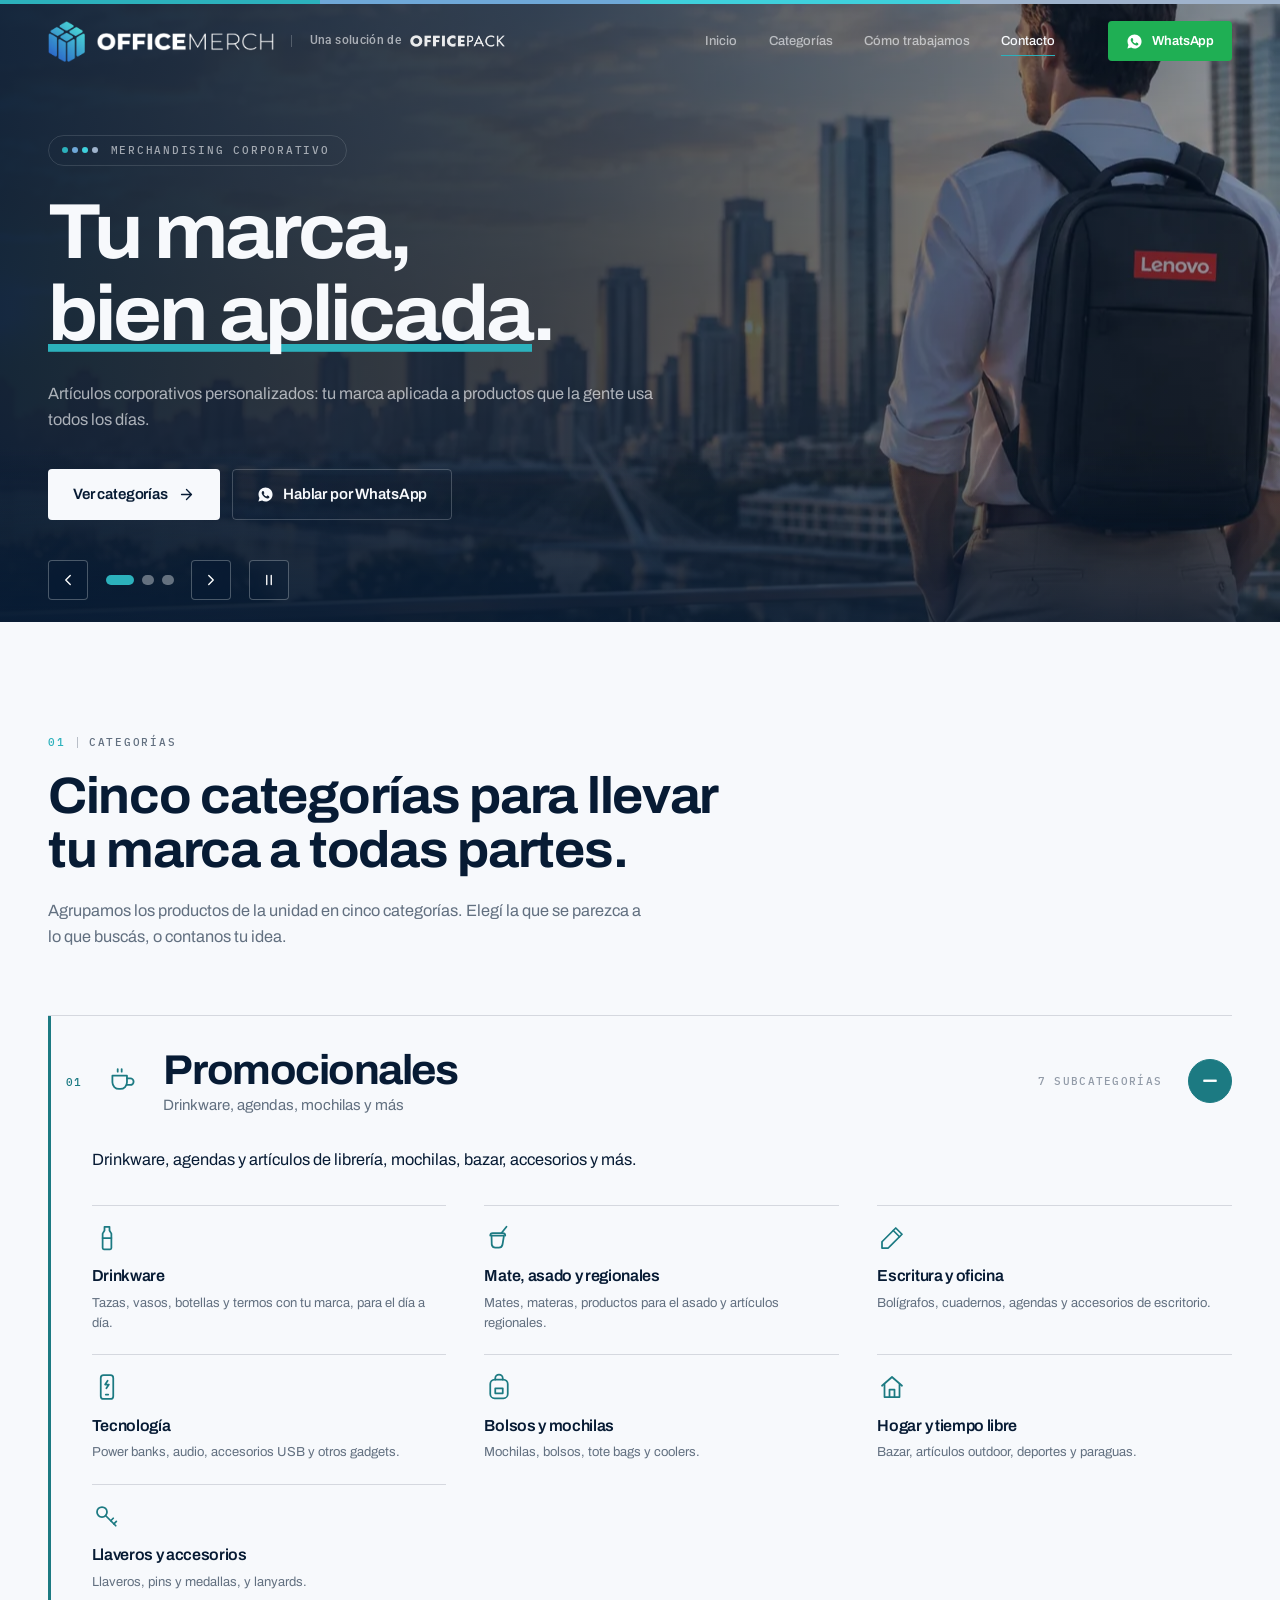
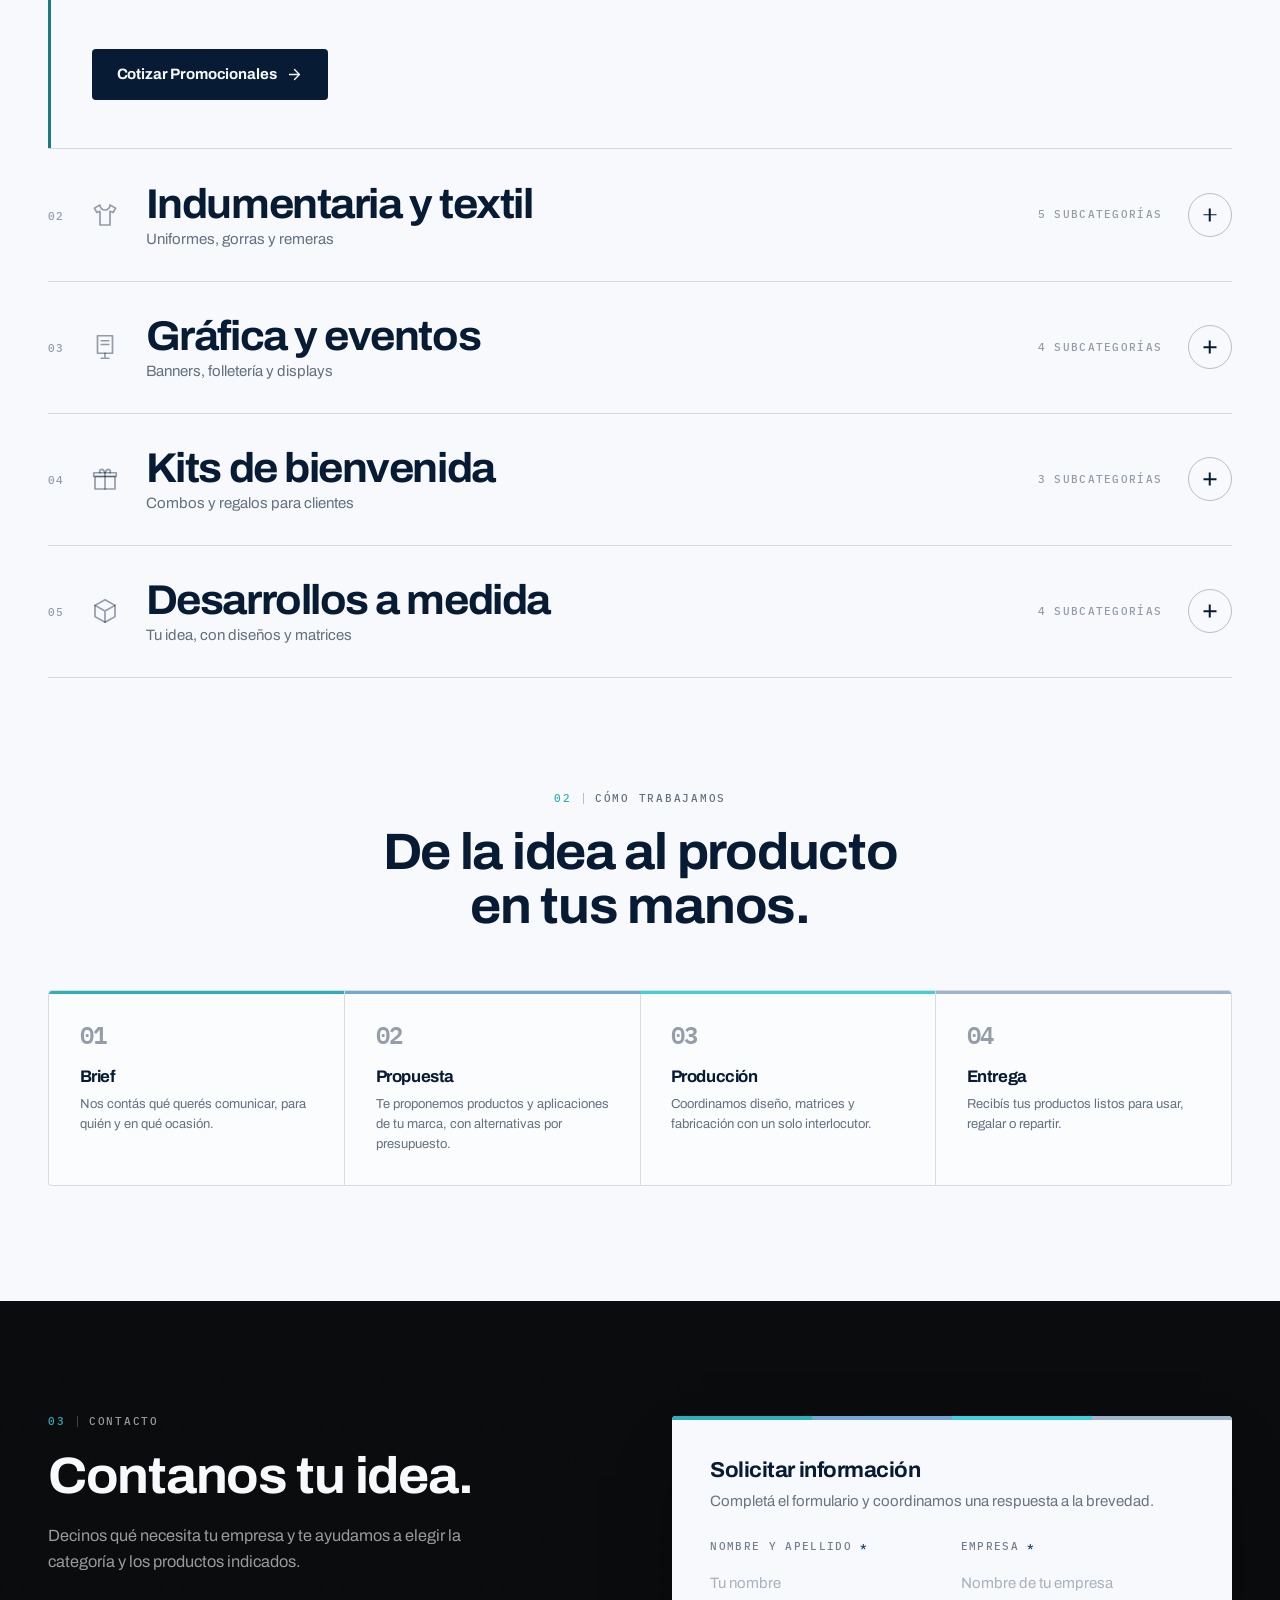
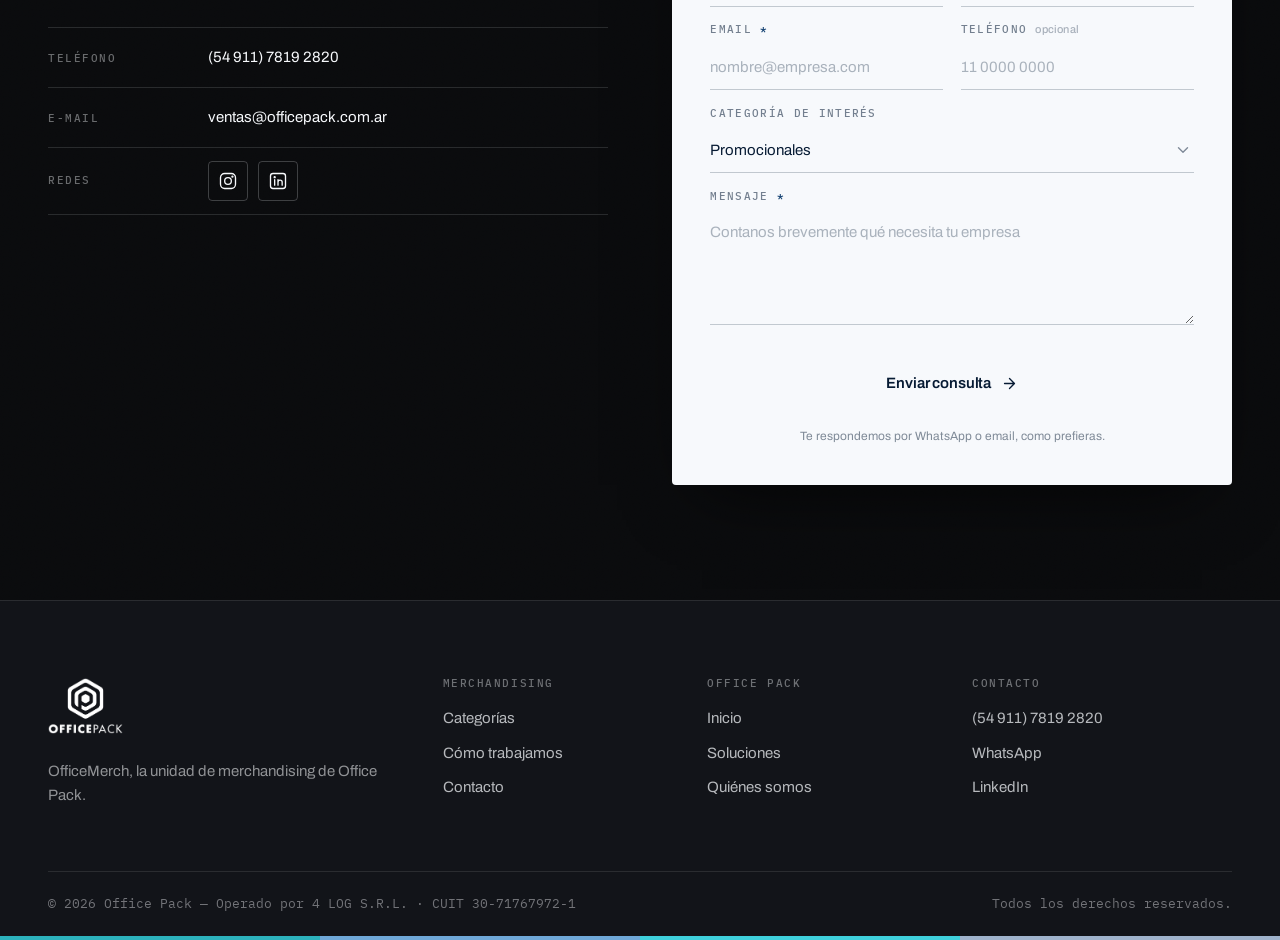
<file: merch/index.html>
<!DOCTYPE html>
<html lang="es-AR">
<head>
<meta charset="utf-8">
<meta name="viewport" content="width=device-width, initial-scale=1">
<title>OfficeMerch | Merchandising corporativo — Office Pack</title>
<meta name="description" content="OfficeMerch, la unidad de merchandising de Office Pack: artículos corporativos personalizados, indumentaria, gráfica y eventos, kits de bienvenida y desarrollos a medida.">
<meta name="theme-color" content="#071b34">

<link rel="canonical" href="https://www.officepack.com.ar/merch/">
<meta property="og:type" content="website">
<meta property="og:locale" content="es_AR">
<meta property="og:site_name" content="Office Pack">
<meta property="og:title" content="OfficeMerch | Merchandising corporativo — Office Pack">
<meta property="og:description" content="OfficeMerch, la unidad de merchandising de Office Pack: artículos corporativos personalizados, indumentaria, gráfica y eventos, kits de bienvenida y desarrollos a medida.">
<meta property="og:url" content="https://www.officepack.com.ar/merch/">
<meta name="twitter:card" content="summary">

<link rel="icon" href="/assets/img/favicon.png" type="image/png">
<link rel="apple-touch-icon" href="/assets/img/favicon.png">

<link rel="preconnect" href="https://fonts.googleapis.com">
<link rel="preconnect" href="https://fonts.gstatic.com" crossorigin>
<link href="https://fonts.googleapis.com/css2?family=Archivo:wdth,wght@62..125,100..900&family=IBM+Plex+Mono:wght@400;500;600&family=Roboto:wght@400;500&display=swap" rel="stylesheet">
<link rel="stylesheet" href="/assets/css/styles.css">
<link rel="stylesheet" href="/merch/merch.css">

<script>
  /* Marca que hay JS: el CSS solo esconde contenido (reveals) si esta clase existe.
     Failsafe: si main.js no carga o falla, a los 2,5s se muestra todo el contenido igual. */
  document.documentElement.classList.add('js');
  setTimeout(function () {
    if (!window.__opReady) document.documentElement.classList.remove('js');
  }, 2500);
</script>
</head>
<body>

<a class="skip" href="#categorias">Saltar al contenido</a>
<div class="colorbar colorbar--top" aria-hidden="true"><i></i><i></i><i></i><i></i></div>

<!-- ============ NAV ============ -->
<header class="nav" id="nav">
  <div class="nav__in">
    <div class="brandset">
      <a class="brand" href="#top" aria-label="OfficeMerch — inicio">
        <img class="brand__logo" src="/assets/img/officemerch-header.webp" alt="OfficeMerch">
      </a>
      <a class="brandset__by" href="/">
        <span>Una solución de</span>
        <img src="/assets/img/officepack-letras-blanco.png" alt="Office Pack">
      </a>
    </div>

    <nav class="nav__links" aria-label="Navegación principal">
      <a href="/">Inicio</a>
      <a href="#categorias" data-navlink>Categorías</a>
      <a href="#proceso" data-navlink>Cómo trabajamos</a>
      <a href="#contacto" data-navlink>Contacto</a>
    </nav>

    <div class="nav__cta">
      <a class="btn btn--sm btn--wa" href="#" data-wa>
        <svg viewBox="0 0 24 24" aria-hidden="true" class="ico-wa"><path d="M12.04 2C6.58 2 2.13 6.45 2.13 11.91c0 1.75.46 3.45 1.32 4.96L2 22l5.25-1.38a9.9 9.9 0 0 0 4.79 1.22h.01c5.46 0 9.91-4.45 9.91-9.91C21.96 6.45 17.5 2 12.04 2Zm5.8 14.16c-.24.68-1.42 1.31-1.96 1.36-.5.05-.99.23-3.35-.7-2.82-1.11-4.6-3.98-4.74-4.17-.14-.19-1.13-1.5-1.13-2.87 0-1.36.71-2.03.97-2.31.24-.27.53-.34.71-.34l.51.01c.16 0 .38-.06.6.46.23.55.77 1.9.84 2.04.07.14.11.3.02.48-.09.19-.14.3-.27.46l-.4.47c-.13.14-.27.29-.12.56.15.27.66 1.09 1.42 1.77.97.87 1.79 1.14 2.05 1.27.26.14.41.11.56-.07.15-.18.65-.76.82-1.02.17-.27.34-.22.57-.14.23.09 1.48.7 1.73.83.25.13.42.19.48.3.06.1.06.63-.18 1.31Z"/></svg>
        WhatsApp
      </a>
    </div>

    <button class="burger" id="burger" aria-expanded="false" aria-controls="mobilenav" aria-label="Abrir menú">
      <span></span><span></span>
    </button>
  </div>
</header>

<div class="mnav" id="mobilenav" hidden>
  <div class="colorbar" aria-hidden="true"><i></i><i></i><i></i><i></i></div>
  <nav class="mnav__links" aria-label="Navegación móvil">
    <a href="/"><em>01</em> Inicio</a>
    <a href="#categorias"><em>02</em> Categorías</a>
    <a href="#proceso"><em>03</em> Cómo trabajamos</a>
    <a href="#contacto"><em>04</em> Contacto</a>
  </nav>
  <div class="mnav__foot">
    <a class="btn btn--wa btn--block" href="#" data-wa>Hablar por WhatsApp</a>
    <a class="mnav__tel" href="tel:+5491178192820">(54 911) 7819 2820</a>
  </div>
</div>

<main id="top">

<!-- ============ HERO (carrusel) ============ -->
<!-- Imagen de fondo por diapositiva: en su <div class="merch-slide__bg"> agregar
     style="--img:url('/merch/img/NOMBRE.jpg')". Ideal: 2400×1200 px (mínimo 1920×1000), WebP o JPG, menos de 300 KB.
     Sujeto principal a la derecha y al centro en vertical (el texto va a la izquierda).
     La posición se ajusta con --img-pos (ej: style="--img:url(...); --img-pos:70% center"). -->
<section class="hero merch-hero theme-dark" id="hero">
  <div class="hero__grid" aria-hidden="true"></div>
  <div class="hero__glow" aria-hidden="true"></div>
  <div class="noise" aria-hidden="true"></div>

  <div class="merch-carousel" data-carousel role="region" aria-roledescription="carousel" aria-label="Destacados de OfficeMerch">
    <div class="merch-slides" data-slides>

      <!-- 1 · Tu marca, bien aplicada -->
      <div class="merch-slide merch-slide--wide is-active" data-slide role="group" aria-roledescription="slide" aria-label="1 de 3">
        <div class="merch-slide__bg" aria-hidden="true" style="--img:url('/merch/img/tu-marca-bien-aplicada.webp'); --img-pos-m:88% center; --scrim-top:.8; --scrim-bot:.5"></div>
        <div class="wrap hero__in">
          <div class="hero__copy">
            <p class="eyebrow">
              <span class="eyebrow__dots" aria-hidden="true"><i></i><i></i><i></i><i></i></span>
              Merchandising corporativo
            </p>

            <h1 class="hero__h1">
              Tu marca, <span class="mark">bien aplicada</span>.
            </h1>

            <p class="hero__lead">
              Artículos corporativos personalizados: tu marca aplicada a productos que la gente
              usa todos los días.
            </p>

            <div class="hero__actions">
              <a class="btn btn--primary" href="#categorias">
                Ver categorías
                <svg viewBox="0 0 24 24" class="ico-arrow" aria-hidden="true"><path d="M5 12h13M12 5l7 7-7 7"/></svg>
              </a>
              <a class="btn btn--ghost" href="#" data-wa>
                <svg viewBox="0 0 24 24" aria-hidden="true" class="ico-wa"><path d="M12.04 2C6.58 2 2.13 6.45 2.13 11.91c0 1.75.46 3.45 1.32 4.96L2 22l5.25-1.38a9.9 9.9 0 0 0 4.79 1.22h.01c5.46 0 9.91-4.45 9.91-9.91C21.96 6.45 17.5 2 12.04 2Zm5.8 14.16c-.24.68-1.42 1.31-1.96 1.36-.5.05-.99.23-3.35-.7-2.82-1.11-4.6-3.98-4.74-4.17-.14-.19-1.13-1.5-1.13-2.87 0-1.36.71-2.03.97-2.31.24-.27.53-.34.71-.34l.51.01c.16 0 .38-.06.6.46.23.55.77 1.9.84 2.04.07.14.11.3.02.48-.09.19-.14.3-.27.46l-.4.47c-.13.14-.27.29-.12.56.15.27.66 1.09 1.42 1.77.97.87 1.79 1.14 2.05 1.27.26.14.41.11.56-.07.15-.18.65-.76.82-1.02.17-.27.34-.22.57-.14.23.09 1.48.7 1.73.83.25.13.42.19.48.3.06.1.06.63-.18 1.31Z"/></svg>
                Hablar por WhatsApp
              </a>
            </div>
          </div>
        </div>
      </div>

      <!-- 2 · Regalos de fin de año -->
      <div class="merch-slide merch-slide--wide" data-slide role="group" aria-roledescription="slide" aria-label="2 de 3">
        <div class="merch-slide__bg" aria-hidden="true" style="--img:url('/merch/img/regalos-fin-de-anio.webp'); --img-pos-m:86% center; --scrim-top:.8; --scrim-bot:.55"></div>
        <div class="wrap hero__in">
          <div class="hero__copy">
            <p class="eyebrow">
              <span class="eyebrow__dots" aria-hidden="true"><i></i><i></i><i></i><i></i></span>
              Regalos de fin de año
            </p>

            <h2 class="hero__h1 hero__h1--sm">
              Cerrá el año con <span class="mark">regalos</span> que hablan de tu marca.
            </h2>

            <p class="hero__lead">
              Kits de bienvenida, promocionales y textiles personalizados para agradecer a tus
              clientes, equipos y proveedores. Combos estándar o a medida, listos para regalar.
            </p>

            <div class="hero__actions">
              <a class="btn btn--primary" href="#contacto" data-cat="Kits de bienvenida" data-msg="Hola, quisiera cotizar regalos de fin de año. ">
                Cotizar regalos
                <svg viewBox="0 0 24 24" class="ico-arrow" aria-hidden="true"><path d="M5 12h13M12 5l7 7-7 7"/></svg>
              </a>
              <a class="btn btn--ghost" href="#categorias">Ver categorías</a>
            </div>
          </div>
        </div>
      </div>

      <!-- 3 · Diseños personalizados y a medida -->
      <div class="merch-slide merch-slide--wide" data-slide role="group" aria-roledescription="slide" aria-label="3 de 3">
        <div class="merch-slide__bg" aria-hidden="true" style="--img:url('/merch/img/disenos-a-medida.webp'); --img-pos-m:92% center; --scrim-top:.82; --scrim-bot:.62"></div>
        <div class="wrap hero__in">
          <div class="hero__copy">
            <p class="eyebrow">
              <span class="eyebrow__dots" aria-hidden="true"><i></i><i></i><i></i><i></i></span>
              Diseños personalizados y a medida
            </p>

            <h2 class="hero__h1 hero__h1--sm">
              Si lo imaginás, lo <span class="mark">desarrollamos</span>.
            </h2>

            <p class="hero__lead">
              Llevamos a cabo tu idea con diseños y matrices a medida: productos pensados desde
              cero para tu marca, de la primera propuesta al producto terminado.
            </p>

            <div class="hero__actions">
              <a class="btn btn--primary" href="#contacto" data-cat="Desarrollos a medida" data-msg="Hola, tengo una idea para un producto a medida. ">
                Contanos tu idea
                <svg viewBox="0 0 24 24" class="ico-arrow" aria-hidden="true"><path d="M5 12h13M12 5l7 7-7 7"/></svg>
              </a>
              <a class="btn btn--ghost" href="#proceso">Cómo trabajamos</a>
            </div>
          </div>
        </div>
      </div>

    </div>

    <div class="merch-carousel__ui">
      <div class="wrap merch-carousel__bar">
        <button class="mc-btn" type="button" data-prev aria-label="Diapositiva anterior">
          <svg viewBox="0 0 24 24" aria-hidden="true"><path d="m15 6-6 6 6 6"/></svg>
        </button>
        <div class="mc-dots" role="group" aria-label="Elegir diapositiva">
          <button class="mc-dot" type="button" data-dot aria-label="Diapositiva 1: Tu marca, bien aplicada" aria-current="true"></button>
          <button class="mc-dot" type="button" data-dot aria-label="Diapositiva 2: Regalos de fin de año" aria-current="false"></button>
          <button class="mc-dot" type="button" data-dot aria-label="Diapositiva 3: Diseños personalizados y a medida" aria-current="false"></button>
        </div>
        <button class="mc-btn" type="button" data-next aria-label="Diapositiva siguiente">
          <svg viewBox="0 0 24 24" aria-hidden="true"><path d="m9 6 6 6-6 6"/></svg>
        </button>
        <button class="mc-btn mc-btn--toggle" type="button" data-toggle aria-label="Pausar rotación automática" aria-pressed="false">
          <svg class="mc-ico-pause" viewBox="0 0 24 24" aria-hidden="true"><path d="M9 6v12M15 6v12"/></svg>
          <svg class="mc-ico-play" viewBox="0 0 24 24" aria-hidden="true"><path d="M8 5.5v13l10-6.5z"/></svg>
        </button>
      </div>
    </div>
  </div>
</section>

<!-- ============ CATEGORÍAS ============ -->
<section class="section theme-light merch-cats" id="categorias">
  <div class="wrap">
    <header class="shead" data-reveal>
      <p class="label"><em>01</em> Categorías</p>
      <h2 class="shead__h2">Cinco categorías para llevar tu marca a todas partes.</h2>
      <p class="shead__lead">
        Agrupamos los productos de la unidad en cinco categorías. Elegí la que se parezca a lo
        que buscás, o contanos tu idea.
      </p>
    </header>

    <div class="units" id="units">

      <!-- 01 PROMOCIONALES -->
      <article class="unit" id="promocionales">
        <h3 class="unit__h">
          <button class="unit__head" aria-expanded="false" aria-controls="body-promocionales">
            <span class="unit__n">01</span>
            <svg class="unit__ico" viewBox="0 0 24 24" aria-hidden="true"><path d="M4 8h11v5a5 5 0 0 1-5 5H9a5 5 0 0 1-5-5V8z"/><path d="M15 10h2.5a2.5 2.5 0 0 1 0 5H15"/><path d="M8 3v2M11 3v2"/></svg>
            <span class="unit__title">
              <span class="unit__name">Promocionales</span>
              <span class="unit__tag">Drinkware, agendas, mochilas y más</span>
            </span>
            <span class="unit__meta">7 subcategorías</span>
            <span class="unit__plus" aria-hidden="true"></span>
          </button>
        </h3>
        <div class="unit__body" id="body-promocionales" role="region">
          <div class="unit__clip">
            <div class="unit__inner">
              <p class="unit__lead">Drinkware, agendas y artículos de librería, mochilas, bazar, accesorios y más.</p>
              <ul class="svc">
                <li><svg class="svc__ico" viewBox="0 0 24 24" aria-hidden="true"><path d="M10 3h4v3l1.5 2.5V20a1 1 0 0 1-1 1h-5a1 1 0 0 1-1-1V8.5L10 6V3z"/><path d="M8.5 12h7"/></svg><h4>Drinkware</h4><p>Tazas, vasos, botellas y termos con tu marca, para el día a día.</p></li>
                <li><svg class="svc__ico" viewBox="0 0 24 24" aria-hidden="true"><path d="M6 10h10l-1.2 7.2a3 3 0 0 1-3 2.5H9.2a3 3 0 0 1-3-2.5L6 10z"/><path d="M5 10c0-1 .8-2 2-2h8c1.2 0 2 1 2 2"/><path d="M14 8l4-5"/></svg><h4>Mate, asado y regionales</h4><p>Mates, materas, productos para el asado y artículos regionales.</p></li>
                <li><svg class="svc__ico" viewBox="0 0 24 24" aria-hidden="true"><path d="M15 4l5 5L9 20H4v-5L15 4z"/><path d="M13 6l5 5"/></svg><h4>Escritura y oficina</h4><p>Bolígrafos, cuadernos, agendas y accesorios de escritorio.</p></li>
                <li><svg class="svc__ico" viewBox="0 0 24 24" aria-hidden="true"><rect x="7" y="2.5" width="10" height="19" rx="2.2"/><path d="M11 18h2"/><path d="M12.5 7l-2 3h3l-2 3"/></svg><h4>Tecnología</h4><p>Power banks, audio, accesorios USB y otros gadgets.</p></li>
                <li><svg class="svc__ico" viewBox="0 0 24 24" aria-hidden="true"><path d="M9 6V5a3 3 0 0 1 6 0v1"/><rect x="5" y="6" width="14" height="15" rx="3.5"/><path d="M9 13h6v4H9z"/></svg><h4>Bolsos y mochilas</h4><p>Mochilas, bolsos, tote bags y coolers.</p></li>
                <li><svg class="svc__ico" viewBox="0 0 24 24" aria-hidden="true"><path d="M4 11l8-7 8 7"/><path d="M6 10v10h12V10"/><path d="M10 20v-6h4v6"/></svg><h4>Hogar y tiempo libre</h4><p>Bazar, artículos outdoor, deportes y paraguas.</p></li>
                <li><svg class="svc__ico" viewBox="0 0 24 24" aria-hidden="true"><circle cx="8" cy="8" r="4"/><path d="M11 11l8 8"/><path d="M15 15l2-2M17.5 17.5l2-2"/></svg><h4>Llaveros y accesorios</h4><p>Llaveros, pins y medallas, y lanyards.</p></li>
              </ul>
              <div class="unit__cta">
                <a class="btn btn--unit" href="#contacto" data-cat="Promocionales" data-msg="Hola, quisiera cotizar productos promocionales. ">Cotizar Promocionales
                  <svg viewBox="0 0 24 24" class="ico-arrow" aria-hidden="true"><path d="M5 12h13M12 5l7 7-7 7"/></svg>
                </a>
              </div>
            </div>
          </div>
        </div>
      </article>

      <!-- 02 INDUMENTARIA Y TEXTIL -->
      <article class="unit" id="indumentaria">
        <h3 class="unit__h">
          <button class="unit__head" aria-expanded="false" aria-controls="body-indumentaria">
            <span class="unit__n">02</span>
            <svg class="unit__ico" viewBox="0 0 24 24" aria-hidden="true"><path d="M8 4 3.5 6.5l2 3.5L8 9v11h8V9l2.5 1 2-3.5L16 4a4 4 0 0 1-8 0z"/></svg>
            <span class="unit__title">
              <span class="unit__name">Indumentaria y textil</span>
              <span class="unit__tag">Uniformes, gorras y remeras</span>
            </span>
            <span class="unit__meta">5 subcategorías</span>
            <span class="unit__plus" aria-hidden="true"></span>
          </button>
        </h3>
        <div class="unit__body" id="body-indumentaria" role="region">
          <div class="unit__clip">
            <div class="unit__inner">
              <p class="unit__lead">Uniformes y ropa de trabajo, gorras, remeras y otros textiles promocionales.</p>
              <ul class="svc">
                <li><svg class="svc__ico" viewBox="0 0 24 24" aria-hidden="true"><path d="M8 4 3.5 6.5l2 3.5L8 9v11h8V9l2.5 1 2-3.5L16 4a4 4 0 0 1-8 0z"/></svg><h4>Remeras y chombas</h4><p>Remeras de algodón, remeras dry-fit y chombas.</p></li>
                <li><svg class="svc__ico" viewBox="0 0 24 24" aria-hidden="true"><path d="M9 4 4 7v13h4V10"/><path d="M15 4l5 3v13h-4V10"/><path d="M9 4c1 2 2 3 3 3s2-1 3-3"/><path d="M12 7v14"/></svg><h4>Abrigo</h4><p>Buzos, camperas y chalecos.</p></li>
                <li><svg class="svc__ico" viewBox="0 0 24 24" aria-hidden="true"><path d="M9 3l3 3.5L15 3l5 3-1.5 4H17v11H7V10H5.5L4 6l5-3z"/><path d="M12 6.5V21"/><path d="M14.5 13H16v2h-1.5z"/></svg><h4>Uniformes y ropa de trabajo</h4><p>Camisas, ambos y ropa de trabajo para equipos.</p></li>
                <li><svg class="svc__ico" viewBox="0 0 24 24" aria-hidden="true"><path d="M4.5 15a7.5 7.5 0 0 1 15 0z"/><path d="M19.5 15H22c0 1.5-1 2.5-2.5 2.5"/><path d="M12 7.5V15"/></svg><h4>Gorras y gorros</h4><p>Gorras, gorros de lana y pilusos.</p></li>
                <li><svg class="svc__ico" viewBox="0 0 24 24" aria-hidden="true"><path d="M4 6h16l-2 5-6 9-6-9-2-5z"/><path d="M9 6l3 5 3-5"/></svg><h4>Textil promocional</h4><p>Bandanas, cuellos y toallas.</p></li>
              </ul>
              <div class="unit__cta">
                <a class="btn btn--unit" href="#contacto" data-cat="Indumentaria y textil" data-msg="Hola, quisiera cotizar indumentaria y textiles. ">Cotizar Indumentaria y textil
                  <svg viewBox="0 0 24 24" class="ico-arrow" aria-hidden="true"><path d="M5 12h13M12 5l7 7-7 7"/></svg>
                </a>
              </div>
            </div>
          </div>
        </div>
      </article>

      <!-- 03 GRÁFICA Y EVENTOS -->
      <article class="unit" id="grafica">
        <h3 class="unit__h">
          <button class="unit__head" aria-expanded="false" aria-controls="body-grafica">
            <span class="unit__n">03</span>
            <svg class="unit__ico" viewBox="0 0 24 24" aria-hidden="true"><path d="M6 3h12v14H6z"/><path d="M9 7h6M9 10h6"/><path d="M9 21h6M12 17v4"/></svg>
            <span class="unit__title">
              <span class="unit__name">Gráfica y eventos</span>
              <span class="unit__tag">Banners, folletería y displays</span>
            </span>
            <span class="unit__meta">4 subcategorías</span>
            <span class="unit__plus" aria-hidden="true"></span>
          </button>
        </h3>
        <div class="unit__body" id="body-grafica" role="region">
          <div class="unit__clip">
            <div class="unit__inner">
              <p class="unit__lead">Banners, folletería, papelería institucional, tarjetas corporativas, display para eventos y más.</p>
              <ul class="svc">
                <li><svg class="svc__ico" viewBox="0 0 24 24" aria-hidden="true"><path d="M7 3h7l4 4v14H7V3z"/><path d="M14 3v4h4"/><path d="M10 12h5M10 16h5"/></svg><h4>Impresión institucional</h4><p>Papelería, folletería y carpetas corporativas.</p></li>
                <li><svg class="svc__ico" viewBox="0 0 24 24" aria-hidden="true"><path d="M6 3h12v14H6z"/><path d="M9 7h6M9 10h6"/><path d="M9 21h6M12 17v4"/></svg><h4>Cartelería y señalética</h4><p>Banners, roll-ups y vinilos.</p></li>
                <li><svg class="svc__ico" viewBox="0 0 24 24" aria-hidden="true"><rect x="5" y="3" width="14" height="18" rx="2"/><circle cx="12" cy="9" r="2.5"/><path d="M8.5 16c.7-2 2-3 3.5-3s2.8 1 3.5 3"/></svg><h4>Eventos y ferias</h4><p>Stands, displays y credenciales para eventos y ferias.</p></li>
                <li><svg class="svc__ico" viewBox="0 0 24 24" aria-hidden="true"><path d="M4 8l8-4 8 4v9l-8 4-8-4V8z"/><path d="M4 8l8 4 8-4"/><path d="M12 12v9"/><path d="M8 6l8 4"/></svg><h4>Packaging</h4><p>Cajas, bolsas impresas y etiquetas.</p></li>
              </ul>
              <div class="unit__cta">
                <a class="btn btn--unit" href="#contacto" data-cat="Gráfica y eventos" data-msg="Hola, quisiera cotizar gráfica y material para eventos. ">Cotizar Gráfica y eventos
                  <svg viewBox="0 0 24 24" class="ico-arrow" aria-hidden="true"><path d="M5 12h13M12 5l7 7-7 7"/></svg>
                </a>
              </div>
            </div>
          </div>
        </div>
      </article>

      <!-- 04 KITS DE BIENVENIDA -->
      <article class="unit" id="kits">
        <h3 class="unit__h">
          <button class="unit__head" aria-expanded="false" aria-controls="body-kits">
            <span class="unit__n">04</span>
            <svg class="unit__ico" viewBox="0 0 24 24" aria-hidden="true"><path d="M4 10h16v10H4z"/><path d="M3 7h18v3H3z"/><path d="M12 7v13"/><path d="M12 7C10.5 3 6.5 4 8 7M12 7c1.5-4 5.5-3 4 0"/></svg>
            <span class="unit__title">
              <span class="unit__name">Kits de bienvenida</span>
              <span class="unit__tag">Combos y regalos para clientes</span>
            </span>
            <span class="unit__meta">3 subcategorías</span>
            <span class="unit__plus" aria-hidden="true"></span>
          </button>
        </h3>
        <div class="unit__body" id="body-kits" role="region">
          <div class="unit__clip">
            <div class="unit__inner">
              <p class="unit__lead">Combos para ocasiones especiales, combinaciones estándar o a medida, regalos para clientes.</p>
              <ul class="svc">
                <li><svg class="svc__ico" viewBox="0 0 24 24" aria-hidden="true"><rect x="4" y="5" width="16" height="15" rx="2"/><path d="M4 10h16M8 3v4M16 3v4"/><circle cx="12" cy="15" r="1.6"/></svg><h4>Por ocasión</h4><p>Kits para onboarding, fin de año, eventos y clientes VIP.</p></li>
                <li><svg class="svc__ico" viewBox="0 0 24 24" aria-hidden="true"><circle cx="12" cy="12" r="8"/><path d="M14.5 9.2c-.5-.8-1.4-1.2-2.5-1.2-1.5 0-2.5.8-2.5 2 0 3 5 1.6 5 4.2 0 1.2-1.1 2-2.5 2-1.1 0-2-.4-2.5-1.2"/><path d="M12 6v2M12 16v2"/></svg><h4>Por presupuesto</h4><p>Kits en versión básica, estándar y premium.</p></li>
                <li><svg class="svc__ico" viewBox="0 0 24 24" aria-hidden="true"><rect x="4" y="4" width="7" height="7" rx="1.2"/><rect x="13" y="4" width="7" height="7" rx="1.2"/><rect x="4" y="13" width="7" height="7" rx="1.2"/><path d="M13 16.5l2.2 2.2L20 14"/></svg><h4>Armado</h4><p>Kits predefinidos o un kit a elección, armado con los productos que prefieras.</p></li>
              </ul>
              <div class="unit__cta">
                <a class="btn btn--unit" href="#contacto" data-cat="Kits de bienvenida" data-msg="Hola, quisiera cotizar kits de bienvenida. ">Cotizar Kits de bienvenida
                  <svg viewBox="0 0 24 24" class="ico-arrow" aria-hidden="true"><path d="M5 12h13M12 5l7 7-7 7"/></svg>
                </a>
              </div>
            </div>
          </div>
        </div>
      </article>

      <!-- 05 DESARROLLOS A MEDIDA -->
      <article class="unit" id="desarrollos">
        <h3 class="unit__h">
          <button class="unit__head" aria-expanded="false" aria-controls="body-desarrollos">
            <span class="unit__n">05</span>
            <svg class="unit__ico" viewBox="0 0 24 24" aria-hidden="true"><path d="M12 3l8 4.5v9L12 21l-8-4.5v-9L12 3z"/><path d="M12 12l8-4.5M12 12v9M12 12 4 7.5"/></svg>
            <span class="unit__title">
              <span class="unit__name">Desarrollos a medida</span>
              <span class="unit__tag">Tu idea, con diseños y matrices</span>
            </span>
            <span class="unit__meta">4 subcategorías</span>
            <span class="unit__plus" aria-hidden="true"></span>
          </button>
        </h3>
        <div class="unit__body" id="body-desarrollos" role="region">
          <div class="unit__clip">
            <div class="unit__inner">
              <p class="unit__lead">Llevamos a cabo tu idea con diseños y matrices a medida.</p>
              <ul class="svc">
                <li><svg class="svc__ico" viewBox="0 0 24 24" aria-hidden="true"><path d="M6 4h12l3 5-9 11L3 9l3-5z"/><path d="M3 9h18M9 4l-1 5 4 11M15 4l1 5-4 11"/></svg><h4>Producto exclusivo</h4><p>Diseño propio y molde o matricería a medida.</p></li>
                <li><svg class="svc__ico" viewBox="0 0 24 24" aria-hidden="true"><circle cx="12" cy="12" r="8.5"/><path d="M3.5 12h17M12 3.5c3 3 3 14 0 17M12 3.5c-3 3-3 14 0 17"/></svg><h4>Importación directa</h4><p>Producción importada por volumen o por contenedor.</p></li>
                <li><svg class="svc__ico" viewBox="0 0 24 24" aria-hidden="true"><path d="M12 3l1.6 4.4L18 9l-4.4 1.6L12 15l-1.6-4.4L6 9l4.4-1.6L12 3z"/><path d="M18 15l.8 2.2L21 18l-2.2.8L18 21l-.8-2.2L15 18l2.2-.8L18 15z"/></svg><h4>Presentación</h4><p>Packaging premium y experiencia de unboxing.</p></li>
                <li><svg class="svc__ico" viewBox="0 0 24 24" aria-hidden="true"><path d="M4 9l1.5-5h13L20 9"/><path d="M4 9a2.7 2.7 0 0 0 5.3 0 2.7 2.7 0 0 0 5.4 0A2.7 2.7 0 0 0 20 9"/><path d="M5.5 11.5V20h13v-8.5"/><path d="M10 20v-5h4v5"/></svg><h4>Programas corporativos</h4><p>Tienda corporativa y reposición recurrente de productos.</p></li>
              </ul>
              <div class="unit__cta">
                <a class="btn btn--unit" href="#contacto" data-cat="Desarrollos a medida" data-msg="Hola, tengo una idea para un producto a medida. ">Cotizar Desarrollos a medida
                  <svg viewBox="0 0 24 24" class="ico-arrow" aria-hidden="true"><path d="M5 12h13M12 5l7 7-7 7"/></svg>
                </a>
              </div>
            </div>
          </div>
        </div>
      </article>

    </div>
  </div>
</section>

<!-- ============ PROCESO ============ -->
<section class="section theme-light section--process" id="proceso">
  <div class="wrap">
    <header class="shead shead--center" data-reveal>
      <p class="label"><em>02</em> Cómo trabajamos</p>
      <h2 class="shead__h2">De la idea al producto en tus manos.</h2>
    </header>

    <ol class="steps">
      <li class="step" data-reveal>
        <span class="step__n">01</span>
        <h3>Brief</h3>
        <p>Nos contás qué querés comunicar, para quién y en qué ocasión.</p>
      </li>
      <li class="step" data-reveal style="--d:.07s">
        <span class="step__n">02</span>
        <h3>Propuesta</h3>
        <p>Te proponemos productos y aplicaciones de tu marca, con alternativas por presupuesto.</p>
      </li>
      <li class="step" data-reveal style="--d:.14s">
        <span class="step__n">03</span>
        <h3>Producción</h3>
        <p>Coordinamos diseño, matrices y fabricación con un solo interlocutor.</p>
      </li>
      <li class="step" data-reveal style="--d:.21s">
        <span class="step__n">04</span>
        <h3>Entrega</h3>
        <p>Recibís tus productos listos para usar, regalar o repartir.</p>
      </li>
    </ol>
  </div>
</section>

<!-- ============ CONTACTO ============ -->
<section class="section theme-dark section--contact" id="contacto">
  <div class="noise" aria-hidden="true"></div>
  <div class="wrap">
    <div class="contact">

      <div class="contact__info">
        <p class="label"><em>03</em> Contacto</p>
        <h2 class="shead__h2">Contanos tu idea.</h2>
        <p class="shead__lead">
          Decinos qué necesita tu empresa y te ayudamos a elegir la categoría y los productos
          indicados.
        </p>

        <dl class="infolist">
          <div>
            <dt>Teléfono</dt>
            <dd><a href="tel:+5491178192820">(54 911) 7819 2820</a></dd>
          </div>
          <div>
            <dt>E-mail</dt>
            <dd><a href="mailto:ventas@officepack.com.ar">ventas@officepack.com.ar</a></dd>
          </div>
          <div class="infolist__social">
            <dt>Redes</dt>
            <dd class="social">
              <a href="https://www.instagram.com/office_pack/" target="_blank" rel="noopener" aria-label="Instagram">
                <svg viewBox="0 0 24 24" aria-hidden="true"><rect x="3" y="3" width="18" height="18" rx="5"/><circle cx="12" cy="12" r="4"/><circle cx="17.3" cy="6.7" r=".6" fill="currentColor"/></svg>
              </a>
              <a href="https://www.linkedin.com/company/office-pack" target="_blank" rel="noopener" aria-label="LinkedIn">
                <svg viewBox="0 0 24 24" aria-hidden="true"><rect x="3" y="3" width="18" height="18" rx="3"/><path d="M8 10.5V17M12 10.5V17M12 13.5a2.5 2.5 0 0 1 5 0V17"/><circle cx="8" cy="7.4" r=".6" fill="currentColor"/></svg>
              </a>
            </dd>
          </div>
        </dl>
      </div>

      <div class="formcard">
        <div class="colorbar" aria-hidden="true"><i></i><i></i><i></i><i></i></div>
        <div class="formcard__in">
          <h3 class="formcard__h">Solicitar información</h3>
          <p class="formcard__sub">Completá el formulario y coordinamos una respuesta a la brevedad.</p>

          <form id="contactForm" action="https://formspree.io/f/xrpznypv" method="POST" novalidate>
            <input type="hidden" name="_subject" value="Nueva consulta desde la web - OfficeMerch">
            <input type="text" name="_gotcha" style="display:none" tabindex="-1" autocomplete="off">
            <div class="f2">
              <div class="field">
                <label for="f-nombre">Nombre y apellido <span aria-hidden="true">*</span></label>
                <input id="f-nombre" name="nombre" type="text" autocomplete="name" placeholder="Tu nombre" required aria-describedby="e-nombre">
                <p class="err" id="e-nombre" role="alert" hidden></p>
              </div>
              <div class="field">
                <label for="f-empresa">Empresa <span aria-hidden="true">*</span></label>
                <input id="f-empresa" name="empresa" type="text" autocomplete="organization" placeholder="Nombre de tu empresa" required aria-describedby="e-empresa">
                <p class="err" id="e-empresa" role="alert" hidden></p>
              </div>
            </div>

            <div class="f2">
              <div class="field">
                <label for="f-email">Email <span aria-hidden="true">*</span></label>
                <input id="f-email" name="email" type="email" autocomplete="email" placeholder="nombre@empresa.com" required aria-describedby="e-email">
                <p class="err" id="e-email" role="alert" hidden></p>
              </div>
              <div class="field">
                <label for="f-tel">Teléfono <span class="opt">opcional</span></label>
                <input id="f-tel" name="telefono" type="tel" autocomplete="tel" placeholder="11 0000 0000">
              </div>
            </div>

            <div class="field">
              <label for="f-unidad">Categoría de interés</label>
              <div class="selectwrap">
                <select id="f-unidad" name="unidad">
                  <option>Promocionales</option>
                  <option>Indumentaria y textil</option>
                  <option>Gráfica y eventos</option>
                  <option>Kits de bienvenida</option>
                  <option>Desarrollos a medida</option>
                  <option>Varias categorías / todavía no sé</option>
                </select>
                <svg viewBox="0 0 24 24" aria-hidden="true" class="ico-chev"><path d="m6 9 6 6 6-6"/></svg>
              </div>
            </div>

            <div class="field">
              <label for="f-msg">Mensaje <span aria-hidden="true">*</span></label>
              <textarea id="f-msg" name="mensaje" rows="4" placeholder="Contanos brevemente qué necesita tu empresa" required aria-describedby="e-msg"></textarea>
              <p class="err" id="e-msg" role="alert" hidden></p>
            </div>

            <div class="formcard__actions">
              <button class="btn btn--primary btn--block" type="submit">
                Enviar consulta
                <svg viewBox="0 0 24 24" class="ico-arrow" aria-hidden="true"><path d="M5 12h13M12 5l7 7-7 7"/></svg>
              </button>
            </div>

            <p class="formcard__note" id="formNote">Te respondemos por WhatsApp o email, como prefieras.</p>
          </form>
        </div>
      </div>

    </div>
  </div>
</section>

</main>

<!-- ============ FOOTER ============ -->
<footer class="footer theme-dark">
  <div class="wrap">
    <div class="footer__top">
      <div class="footer__brand">
        <a class="brand brand--lg" href="/" aria-label="Office Pack — inicio">
          <img class="brand__logo" src="/assets/img/logo-footer.png" alt="Office Pack">
        </a>
        <p>OfficeMerch, la unidad de merchandising de Office Pack.</p>
      </div>

      <nav class="footer__col" aria-label="Merchandising">
        <h4>Merchandising</h4>
        <a href="#categorias">Categorías</a>
        <a href="#proceso">Cómo trabajamos</a>
        <a href="#contacto">Contacto</a>
      </nav>

      <nav class="footer__col" aria-label="Office Pack">
        <h4>Office Pack</h4>
        <a href="/">Inicio</a>
        <a href="/#unidades">Soluciones</a>
        <a href="/#nosotros">Quiénes somos</a>
      </nav>

      <nav class="footer__col" aria-label="Contacto">
        <h4>Contacto</h4>
        <a href="tel:+5491178192820">(54 911) 7819 2820</a>
        <a href="#" data-wa>WhatsApp</a>
        <a href="https://www.linkedin.com/company/office-pack" target="_blank" rel="noopener">LinkedIn</a>
      </nav>
    </div>

    <div class="footer__bar">
      <p>© <span id="year">2026</span> Office Pack — Operado por 4 LOG S.R.L. · CUIT 30-71767972-1</p>
      <p>Todos los derechos reservados.</p>
    </div>
  </div>
  <div class="colorbar" aria-hidden="true"><i></i><i></i><i></i><i></i></div>
</footer>

<a class="fab" href="#" data-wa aria-label="Hablar por WhatsApp">
  <svg viewBox="0 0 24 24" aria-hidden="true"><path d="M12.04 2C6.58 2 2.13 6.45 2.13 11.91c0 1.75.46 3.45 1.32 4.96L2 22l5.25-1.38a9.9 9.9 0 0 0 4.79 1.22h.01c5.46 0 9.91-4.45 9.91-9.91C21.96 6.45 17.5 2 12.04 2Zm5.8 14.16c-.24.68-1.42 1.31-1.96 1.36-.5.05-.99.23-3.35-.7-2.82-1.11-4.6-3.98-4.74-4.17-.14-.19-1.13-1.5-1.13-2.87 0-1.36.71-2.03.97-2.31.24-.27.53-.34.71-.34l.51.01c.16 0 .38-.06.6.46.23.55.77 1.9.84 2.04.07.14.11.3.02.48-.09.19-.14.3-.27.46l-.4.47c-.13.14-.27.29-.12.56.15.27.66 1.09 1.42 1.77.97.87 1.79 1.14 2.05 1.27.26.14.41.11.56-.07.15-.18.65-.76.82-1.02.17-.27.34-.22.57-.14.23.09 1.48.7 1.73.83.25.13.42.19.48.3.06.1.06.63-.18 1.31Z"/></svg>
  <span>Escribinos</span>
</a>

<script src="/assets/js/main.js"></script>
<script src="/merch/carousel.js" defer></script>
</body>
</html>
</file>
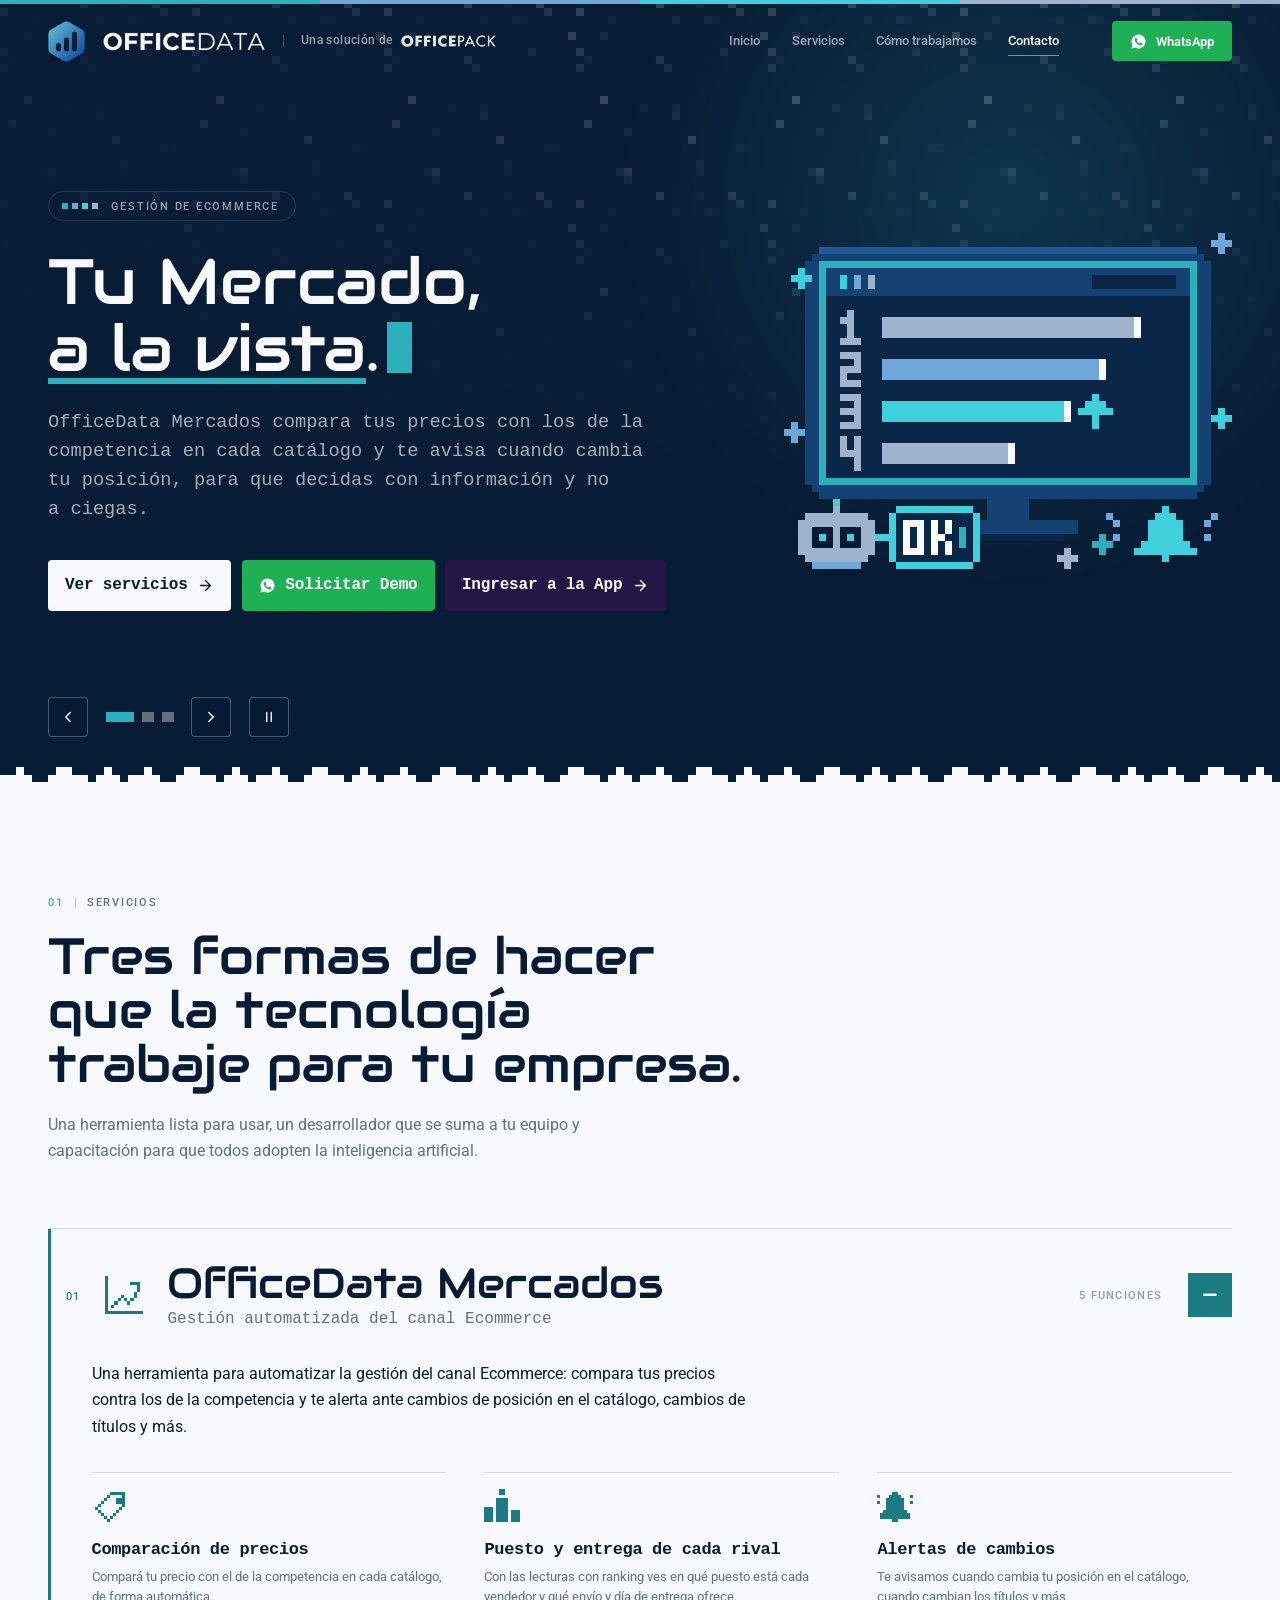
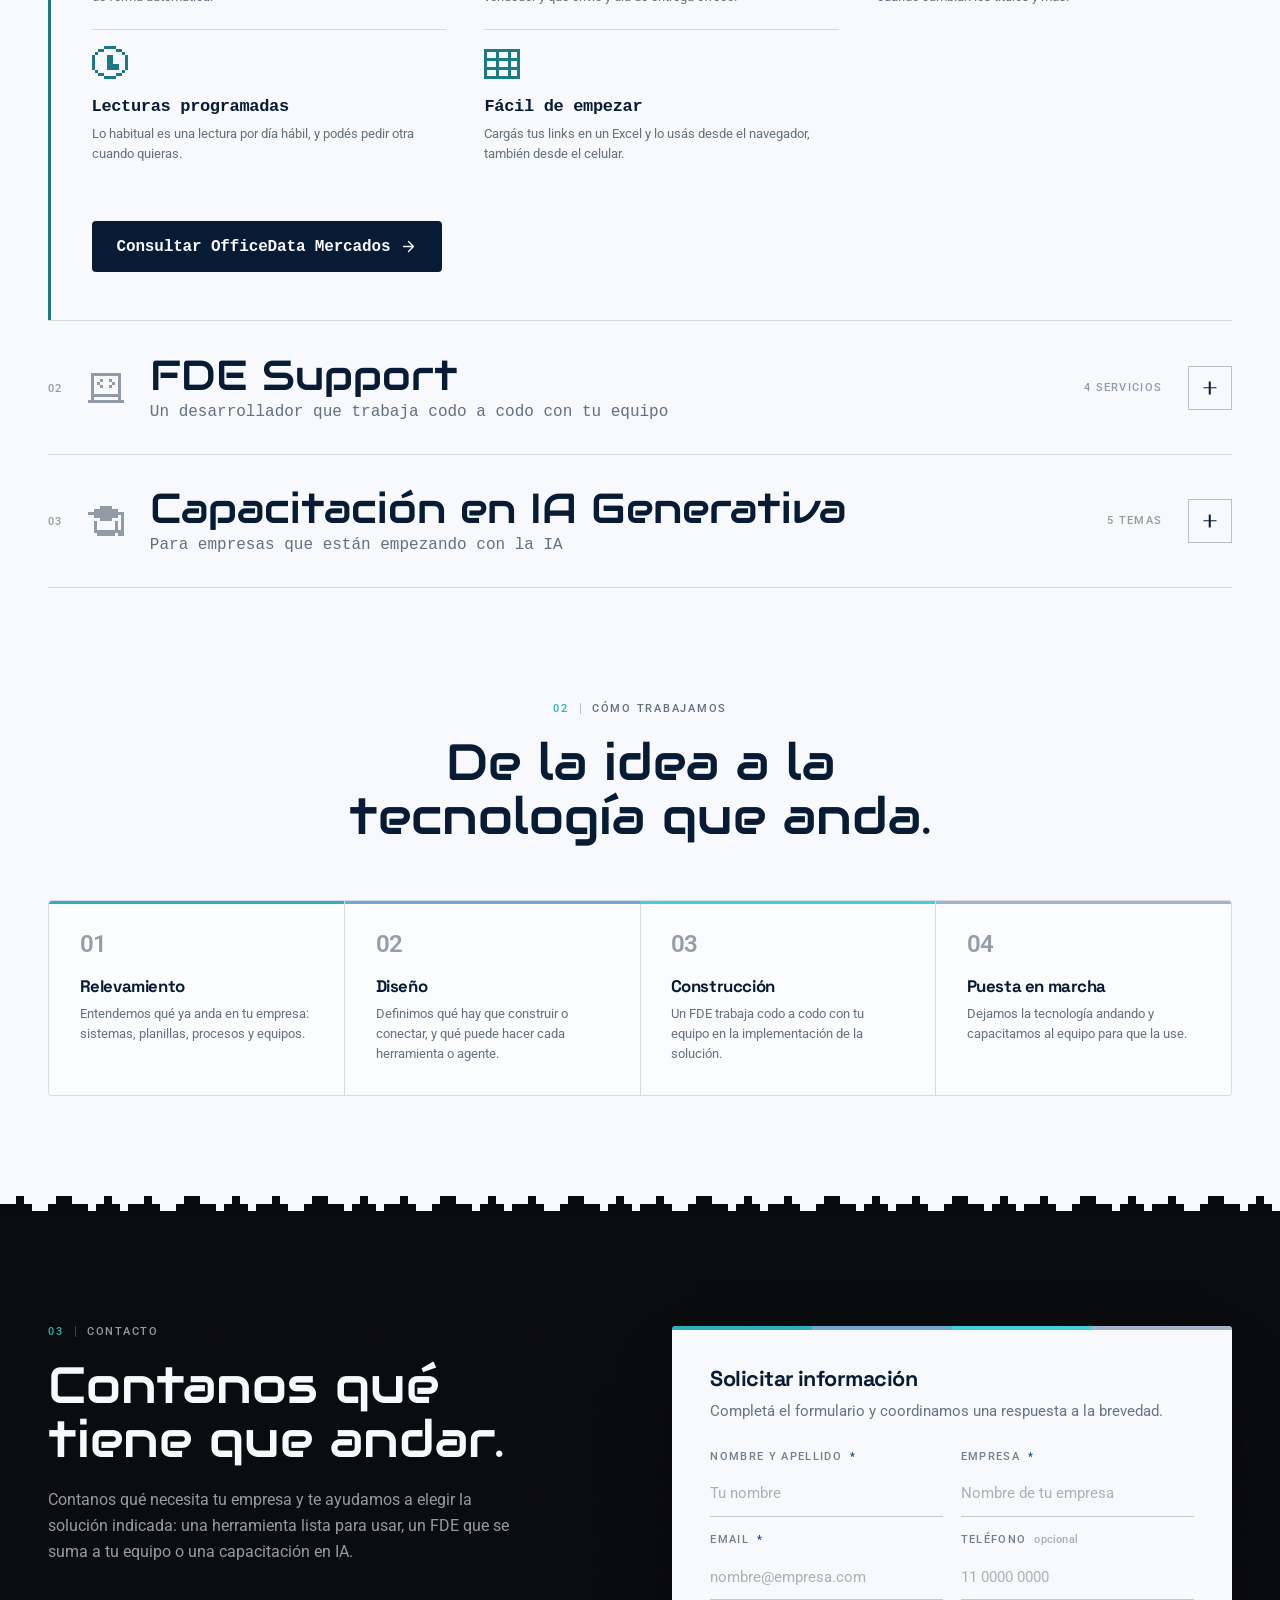
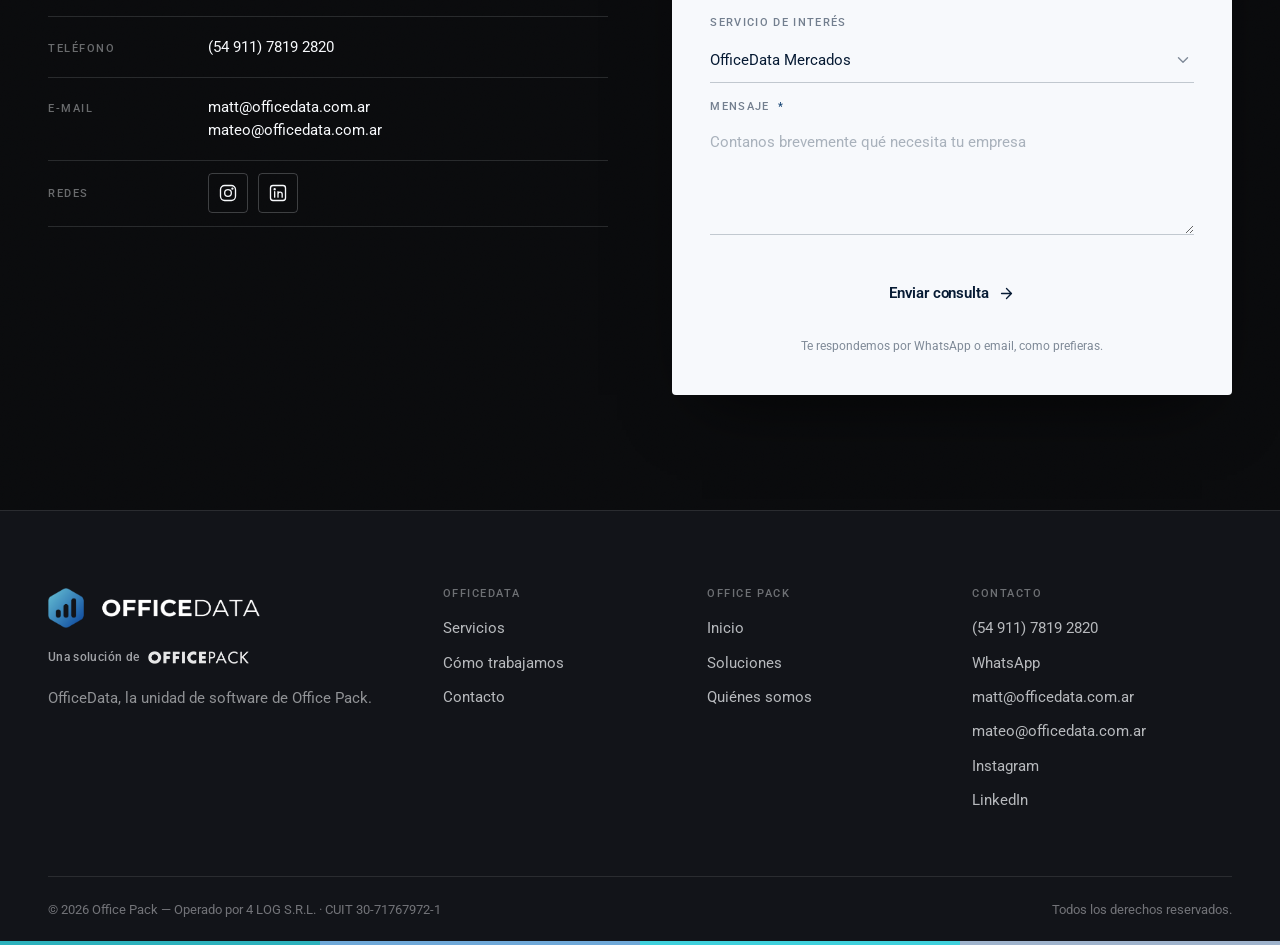
<file: officedata/index.html>
<!DOCTYPE html>
<html lang="es-AR">
<head>
<meta charset="utf-8">
<meta name="viewport" content="width=device-width, initial-scale=1">
<!-- Google Tag Manager -->
<script>(function(w,d,s,l,i){w[l]=w[l]||[];w[l].push({'gtm.start':new Date().getTime(),event:'gtm.js'});var f=d.getElementsByTagName(s)[0],j=d.createElement(s),dl=l!='dataLayer'?'&l='+l:'';j.async=true;j.src='https://www.googletagmanager.com/gtm.js?id='+i+dl;f.parentNode.insertBefore(j,f);})(window,document,'script','dataLayer','GTM-5WF2MVSR');</script>
<!-- End Google Tag Manager -->
<title>OfficeData | Software con IA — Office Pack</title>
<meta name="description" content="OfficeData, la unidad de software de Office Pack: una herramienta para automatizar el canal Ecommerce, un FDE que trabaja codo a codo con tu equipo y capacitación en IA generativa.">
<meta name="theme-color" content="#071b34">

<link rel="canonical" href="https://www.officepack.com.ar/officedata/">
<meta property="og:type" content="website">
<meta property="og:locale" content="es_AR">
<meta property="og:site_name" content="Office Pack">
<meta property="og:title" content="OfficeData | Software con IA — Office Pack">
<meta property="og:description" content="OfficeData, la unidad de software de Office Pack: una herramienta para automatizar el canal Ecommerce, un FDE que trabaja codo a codo con tu equipo y capacitación en IA generativa.">
<meta property="og:url" content="https://www.officepack.com.ar/officedata/">
<meta name="twitter:card" content="summary">

<link rel="icon" href="/assets/img/favicon.png" type="image/png">
<link rel="apple-touch-icon" href="/assets/img/favicon.png">

<link rel="preconnect" href="https://fonts.googleapis.com">
<link rel="preconnect" href="https://fonts.gstatic.com" crossorigin>
<link href="https://fonts.googleapis.com/css2?family=Audiowide&family=Roboto:wght@400;500;700&family=Space+Grotesk:wght@500..700&family=Ubuntu+Mono:wght@400;700&display=swap" rel="stylesheet">
<link rel="stylesheet" href="/assets/css/styles.css">
<link rel="stylesheet" href="/officedata/officedata.css">

<script>
  /* Marca que hay JS: el CSS solo esconde contenido (reveals) si esta clase existe.
     Failsafe: si main.js no carga o falla, a los 2,5s se muestra todo el contenido igual. */
  document.documentElement.classList.add('js');
  setTimeout(function () {
    if (!window.__opReady) document.documentElement.classList.remove('js');
  }, 2500);
</script>
</head>
<body>
<!-- Google Tag Manager (noscript) -->
<noscript><iframe src="https://www.googletagmanager.com/ns.html?id=GTM-5WF2MVSR" height="0" width="0" style="display:none;visibility:hidden"></iframe></noscript>
<!-- End Google Tag Manager (noscript) -->

<a class="skip" href="#servicios">Saltar al contenido</a>
<div class="colorbar colorbar--top" aria-hidden="true"><i></i><i></i><i></i><i></i></div>

<!-- ============ NAV ============ -->
<header class="nav" id="nav">
  <div class="nav__in">
    <div class="brandset">
      <a class="brand" href="#top" aria-label="OfficeData — inicio">
        <img class="brand__logo" src="/assets/img/officedata-logo.png" alt="OfficeData">
      </a>
      <a class="brandset__by" href="/">
        <span>Una solución de</span>
        <img src="/assets/img/officepack-letras-blanco.png" alt="Office Pack">
      </a>
    </div>

    <nav class="nav__links" aria-label="Navegación principal">
      <a href="/">Inicio</a>
      <a href="#servicios" data-navlink>Servicios</a>
      <a href="#proceso" data-navlink>Cómo trabajamos</a>
      <a href="#contacto" data-navlink>Contacto</a>
    </nav>

    <div class="nav__cta">
      <a class="btn btn--sm btn--wa" href="#" data-wa>
        <svg viewBox="0 0 24 24" aria-hidden="true" class="ico-wa"><path d="M12.04 2C6.58 2 2.13 6.45 2.13 11.91c0 1.75.46 3.45 1.32 4.96L2 22l5.25-1.38a9.9 9.9 0 0 0 4.79 1.22h.01c5.46 0 9.91-4.45 9.91-9.91C21.96 6.45 17.5 2 12.04 2Zm5.8 14.16c-.24.68-1.42 1.31-1.96 1.36-.5.05-.99.23-3.35-.7-2.82-1.11-4.6-3.98-4.74-4.17-.14-.19-1.13-1.5-1.13-2.87 0-1.36.71-2.03.97-2.31.24-.27.53-.34.71-.34l.51.01c.16 0 .38-.06.6.46.23.55.77 1.9.84 2.04.07.14.11.3.02.48-.09.19-.14.3-.27.46l-.4.47c-.13.14-.27.29-.12.56.15.27.66 1.09 1.42 1.77.97.87 1.79 1.14 2.05 1.27.26.14.41.11.56-.07.15-.18.65-.76.82-1.02.17-.27.34-.22.57-.14.23.09 1.48.7 1.73.83.25.13.42.19.48.3.06.1.06.63-.18 1.31Z"/></svg>
        WhatsApp
      </a>
    </div>

    <button class="burger" id="burger" aria-expanded="false" aria-controls="mobilenav" aria-label="Abrir menú">
      <span></span><span></span>
    </button>
  </div>
</header>

<div class="mnav" id="mobilenav" hidden>
  <div class="colorbar" aria-hidden="true"><i></i><i></i><i></i><i></i></div>
  <nav class="mnav__links" aria-label="Navegación móvil">
    <a href="/"><em>01</em> Inicio</a>
    <a href="#servicios"><em>02</em> Servicios</a>
    <a href="#proceso"><em>03</em> Cómo trabajamos</a>
    <a href="#contacto"><em>04</em> Contacto</a>
  </nav>
  <div class="mnav__foot">
    <a class="btn btn--wa btn--block" href="#" data-wa>Hablar por WhatsApp</a>
    <a class="mnav__tel" href="tel:+5491178192820">(54 911) 7819 2820</a>
  </div>
</div>

<main id="top">

<!-- ============ HERO (carrusel) ============ -->
<!-- Cada diapositiva lleva una ilustración pixelada a la derecha. Si se prefiere un banner con foto, en su
     <div class="od-slide__bg"> se puede agregar style="--img:url('/officedata/img/NOMBRE.webp')" (como en /merch/). -->
<section class="hero od-hero theme-dark" id="hero">
  <div class="hero__grid" aria-hidden="true"></div>
  <div class="hero__glow" aria-hidden="true"></div>
  <div class="noise" aria-hidden="true"></div>

  <div class="od-carousel" data-carousel role="region" aria-roledescription="carousel" aria-label="Destacados de OfficeData">
    <div class="od-slides" data-slides>

      <!-- 1 · Software que anda -->
      <div class="od-slide is-active" data-slide role="group" aria-roledescription="slide" aria-label="1 de 3">
        <div class="od-slide__bg" aria-hidden="true"></div>
        <div class="wrap hero__in">
          <div class="hero__copy">
            <p class="eyebrow">
              <span class="eyebrow__dots" aria-hidden="true"><i></i><i></i><i></i><i></i></span>
              Gestión de Ecommerce
            </p>
            <h1 class="hero__h1">
              Tu Mercado, <span class="mark">a la vista</span>.<span class="od-caret" aria-hidden="true"></span>
            </h1>
            <p class="hero__lead">
              OfficeData Mercados compara tus precios con los de la competencia en cada catálogo y te
              avisa cuando cambia tu posición, para que decidas con información y no a ciegas.
            </p>
            <div class="hero__actions">
              <a class="btn btn--primary" href="#servicios">
                Ver servicios
                <svg viewBox="0 0 24 24" class="ico-arrow" aria-hidden="true"><path d="M5 12h13M12 5l7 7-7 7"/></svg>
              </a>
              <a class="btn btn--wa" href="#" data-wa data-wa-text="Hola, quisiera solicitar una demo de OfficeData Mercados.">
                <svg viewBox="0 0 24 24" aria-hidden="true" class="ico-wa"><path d="M12.04 2C6.58 2 2.13 6.45 2.13 11.91c0 1.75.46 3.45 1.32 4.96L2 22l5.25-1.38a9.9 9.9 0 0 0 4.79 1.22h.01c5.46 0 9.91-4.45 9.91-9.91C21.96 6.45 17.5 2 12.04 2Zm5.8 14.16c-.24.68-1.42 1.31-1.96 1.36-.5.05-.99.23-3.35-.7-2.82-1.11-4.6-3.98-4.74-4.17-.14-.19-1.13-1.5-1.13-2.87 0-1.36.71-2.03.97-2.31.24-.27.53-.34.71-.34l.51.01c.16 0 .38-.06.6.46.23.55.77 1.9.84 2.04.07.14.11.3.02.48-.09.19-.14.3-.27.46l-.4.47c-.13.14-.27.29-.12.56.15.27.66 1.09 1.42 1.77.97.87 1.79 1.14 2.05 1.27.26.14.41.11.56-.07.15-.18.65-.76.82-1.02.17-.27.34-.22.57-.14.23.09 1.48.7 1.73.83.25.13.42.19.48.3.06.1.06.63-.18 1.31Z"/></svg>
                Solicitar Demo
              </a>
              <a class="btn btn--app" href="https://app.officedata.com.ar/auth/login" target="_blank" rel="noopener">
                Ingresar a la App
                <svg viewBox="0 0 24 24" class="ico-arrow" aria-hidden="true"><path d="M5 12h13M12 5l7 7-7 7"/></svg>
              </a>
            </div>
          </div>
          <div class="od-hero__art"><svg class="od-scene" viewBox="0 0 64 48" role="img" aria-label="Ilustración pixelada: una pantalla con un ranking de catálogos, un agente de IA que pide un OK y una campana de alertas" shape-rendering="crispEdges"><g class="od-scene__reveal"><path fill="#1d5a96" d="M5 2h54v1h-54z"/><path fill="#144272" d="M4 3h56v1h-56zM3 4h2v1h-2zM59 4h2v1h-2zM3 5h2v1h-2zM6 5h52v1h-52zM59 5h2v1h-2zM3 6h2v1h-2zM6 6h2v1h-2zM9 6h1v1h-1zM11 6h1v1h-1zM13 6h31v1h-31zM56 6h2v1h-2zM59 6h2v1h-2zM3 7h2v1h-2zM6 7h2v1h-2zM9 7h1v1h-1zM11 7h1v1h-1zM13 7h31v1h-31zM56 7h2v1h-2zM59 7h2v1h-2zM3 8h2v1h-2zM6 8h52v1h-52zM59 8h2v1h-2zM3 9h2v1h-2zM59 9h2v1h-2zM3 10h2v1h-2zM59 10h2v1h-2zM3 11h2v1h-2zM59 11h2v1h-2zM3 12h2v1h-2zM59 12h2v1h-2zM3 13h2v1h-2zM59 13h2v1h-2zM3 14h2v1h-2zM59 14h2v1h-2zM3 15h2v1h-2zM59 15h2v1h-2zM3 16h2v1h-2zM59 16h2v1h-2zM3 17h2v1h-2zM59 17h2v1h-2zM3 18h2v1h-2zM59 18h2v1h-2zM3 19h2v1h-2zM59 19h2v1h-2zM3 20h2v1h-2zM59 20h2v1h-2zM3 21h2v1h-2zM59 21h2v1h-2zM3 22h2v1h-2zM59 22h2v1h-2zM3 23h2v1h-2zM59 23h2v1h-2zM3 24h2v1h-2zM59 24h2v1h-2zM3 25h2v1h-2zM59 25h2v1h-2zM3 26h2v1h-2zM59 26h2v1h-2zM3 27h2v1h-2zM59 27h2v1h-2zM3 28h2v1h-2zM59 28h2v1h-2zM3 29h2v1h-2zM59 29h2v1h-2zM3 30h2v1h-2zM59 30h2v1h-2zM3 31h2v1h-2zM59 31h2v1h-2zM3 32h2v1h-2zM59 32h2v1h-2zM3 33h2v1h-2zM59 33h2v1h-2zM3 34h2v1h-2zM59 34h2v1h-2zM3 35h2v1h-2zM59 35h2v1h-2zM4 36h56v1h-56zM5 37h54v1h-54zM29 38h6v1h-6zM29 39h6v1h-6zM29 40h6v1h-6zM22 41h20v1h-20zM22 42h20v1h-20z"/><path fill="#2CB1BC" d="M5 4h54v1h-54zM5 5h1v1h-1zM58 5h1v1h-1zM5 6h1v1h-1zM58 6h1v1h-1zM5 7h1v1h-1zM58 7h1v1h-1zM5 8h1v1h-1zM58 8h1v1h-1zM5 9h1v1h-1zM58 9h1v1h-1zM5 10h1v1h-1zM58 10h1v1h-1zM5 11h1v1h-1zM58 11h1v1h-1zM5 12h1v1h-1zM58 12h1v1h-1zM5 13h1v1h-1zM58 13h1v1h-1zM5 14h1v1h-1zM58 14h1v1h-1zM5 15h1v1h-1zM58 15h1v1h-1zM5 16h1v1h-1zM58 16h1v1h-1zM5 17h1v1h-1zM58 17h1v1h-1zM5 18h1v1h-1zM58 18h1v1h-1zM5 19h1v1h-1zM58 19h1v1h-1zM5 20h1v1h-1zM58 20h1v1h-1zM5 21h1v1h-1zM58 21h1v1h-1zM5 22h1v1h-1zM58 22h1v1h-1zM5 23h1v1h-1zM58 23h1v1h-1zM5 24h1v1h-1zM58 24h1v1h-1zM5 25h1v1h-1zM58 25h1v1h-1zM5 26h1v1h-1zM58 26h1v1h-1zM5 27h1v1h-1zM58 27h1v1h-1zM5 28h1v1h-1zM58 28h1v1h-1zM5 29h1v1h-1zM58 29h1v1h-1zM5 30h1v1h-1zM58 30h1v1h-1zM5 31h1v1h-1zM58 31h1v1h-1zM5 32h1v1h-1zM58 32h1v1h-1zM5 33h1v1h-1zM58 33h1v1h-1zM5 34h1v1h-1zM58 34h1v1h-1zM5 35h54v1h-54z"/><path fill="#3FD0DC" d="M8 6h1v1h-1zM8 7h1v1h-1z"/><path fill="#6FA8D8" d="M10 6h1v1h-1zM10 7h1v1h-1z"/><path fill="#9FB3CC" d="M12 6h1v1h-1zM12 7h1v1h-1zM9 11h1v1h-1zM8 12h2v1h-2zM9 13h1v1h-1zM9 14h1v1h-1zM8 15h3v1h-3zM8 17h3v1h-3zM10 18h1v1h-1zM8 19h3v1h-3zM8 20h1v1h-1zM8 21h3v1h-3zM8 23h3v1h-3zM10 24h1v1h-1zM8 25h3v1h-3zM10 26h1v1h-1zM8 27h3v1h-3zM8 29h1v1h-1zM10 29h1v1h-1zM8 30h1v1h-1zM10 30h1v1h-1zM8 31h3v1h-3zM10 32h1v1h-1zM10 33h1v1h-1z"/><path fill="#0A2647" d="M44 6h12v1h-12zM44 7h12v1h-12zM6 9h52v1h-52zM6 10h52v1h-52zM6 11h3v1h-3zM10 11h48v1h-48zM6 12h2v1h-2zM10 12h48v1h-48zM6 13h3v1h-3zM10 13h48v1h-48zM6 14h3v1h-3zM10 14h48v1h-48zM6 15h2v1h-2zM11 15h47v1h-47zM6 16h52v1h-52zM6 17h2v1h-2zM11 17h47v1h-47zM6 18h4v1h-4zM11 18h47v1h-47zM6 19h2v1h-2zM11 19h47v1h-47zM6 20h2v1h-2zM9 20h49v1h-49zM6 21h2v1h-2zM11 21h47v1h-47zM6 22h52v1h-52zM6 23h2v1h-2zM11 23h47v1h-47zM6 24h4v1h-4zM11 24h47v1h-47zM6 25h2v1h-2zM11 25h47v1h-47zM6 26h4v1h-4zM11 26h47v1h-47zM6 27h2v1h-2zM11 27h47v1h-47zM6 28h52v1h-52zM6 29h2v1h-2zM9 29h1v1h-1zM11 29h47v1h-47zM6 30h2v1h-2zM9 30h1v1h-1zM11 30h47v1h-47zM6 31h2v1h-2zM11 31h47v1h-47zM6 32h4v1h-4zM11 32h47v1h-47zM6 33h4v1h-4zM11 33h47v1h-47zM6 34h52v1h-52zM24 43h16v1h-16z"/><g class="od-row od-row--a" transform="translate(0 11)"><path fill="#9FB3CC" d="M14 1h36v1h-36zM14 2h36v1h-36zM14 3h36v1h-36z"/><path fill="#F7F9FC" d="M50 1h1v1h-1zM50 2h1v1h-1zM50 3h1v1h-1z"/></g><g class="od-row od-row--b" transform="translate(0 17)"><path fill="#6FA8D8" d="M14 1h31v1h-31zM14 2h31v1h-31zM14 3h31v1h-31z"/><path fill="#F7F9FC" d="M45 1h1v1h-1zM45 2h1v1h-1zM45 3h1v1h-1z"/></g><g class="od-row od-row--vos" transform="translate(0 23)"><path fill="#3FD0DC" d="M44 0h1v1h-1zM14 1h26v1h-26zM43 1h3v1h-3zM14 2h26v1h-26zM42 2h5v1h-5zM14 3h26v1h-26zM44 3h1v1h-1zM44 4h1v1h-1z"/><path fill="#F7F9FC" d="M40 1h1v1h-1zM40 2h1v1h-1zM40 3h1v1h-1z"/></g><g class="od-row od-row--d" transform="translate(0 29)"><path fill="#9FB3CC" d="M14 1h18v1h-18zM14 2h18v1h-18zM14 3h18v1h-18z"/><path fill="#F7F9FC" d="M32 1h1v1h-1zM32 2h1v1h-1zM32 3h1v1h-1z"/></g><g class="od-agent"><path fill="#3FD0DC" d="M7 38h1v1h-1zM16 39h11v1h-11zM15 40h1v1h-1zM27 40h1v1h-1zM15 41h1v1h-1zM27 41h1v1h-1zM15 42h1v1h-1zM27 42h1v1h-1zM5 43h1v1h-1zM9 43h1v1h-1zM13 43h3v1h-3zM27 43h1v1h-1zM15 44h1v1h-1zM27 44h1v1h-1zM15 45h1v1h-1zM27 45h1v1h-1zM15 46h1v1h-1zM27 46h1v1h-1zM16 47h11v1h-11z"/><path fill="#9FB3CC" d="M7 39h1v1h-1zM3 40h9v1h-9zM2 41h11v1h-11zM2 42h2v1h-2zM7 42h1v1h-1zM11 42h2v1h-2zM2 43h2v1h-2zM7 43h1v1h-1zM11 43h2v1h-2zM2 44h2v1h-2zM7 44h1v1h-1zM11 44h2v1h-2zM2 45h11v1h-11zM3 46h9v1h-9z"/><path fill="#0A2647" d="M16 40h11v1h-11zM16 41h1v1h-1zM20 41h1v1h-1zM22 41h1v1h-1zM24 41h3v1h-3zM16 42h1v1h-1zM18 42h1v1h-1zM20 42h1v1h-1zM22 42h1v1h-1zM24 42h1v1h-1zM26 42h1v1h-1zM16 43h1v1h-1zM18 43h1v1h-1zM20 43h1v1h-1zM23 43h2v1h-2zM26 43h1v1h-1zM16 44h1v1h-1zM18 44h1v1h-1zM20 44h1v1h-1zM22 44h1v1h-1zM24 44h1v1h-1zM26 44h1v1h-1zM16 45h1v1h-1zM20 45h1v1h-1zM22 45h1v1h-1zM24 45h3v1h-3zM16 46h11v1h-11z"/><path fill="#F7F9FC" d="M17 41h3v1h-3zM21 41h1v1h-1zM23 41h1v1h-1zM17 42h1v1h-1zM19 42h1v1h-1zM21 42h1v1h-1zM23 42h1v1h-1zM17 43h1v1h-1zM19 43h1v1h-1zM21 43h2v1h-2zM17 44h1v1h-1zM19 44h1v1h-1zM21 44h1v1h-1zM23 44h1v1h-1zM17 45h3v1h-3zM21 45h1v1h-1zM23 45h1v1h-1z"/><path fill="#071b34" d="M4 42h3v1h-3zM8 42h3v1h-3zM4 43h1v1h-1zM6 43h1v1h-1zM8 43h1v1h-1zM10 43h1v1h-1zM4 44h3v1h-3zM8 44h3v1h-3z"/><path fill="#2CB1BC" d="M25 42h1v1h-1zM25 43h1v1h-1zM25 44h1v1h-1z"/><path fill="#6FA8D8" d="M4 47h7v1h-7z"/></g><g class="od-bell"><path fill="#3FD0DC" d="M54 39h1v1h-1zM53 40h3v1h-3zM52 41h5v1h-5zM52 42h5v1h-5zM52 43h5v1h-5zM51 44h7v1h-7zM50 45h9v1h-9zM54 46h1v1h-1z"/><path fill="#6FA8D8" d="M46 40h1v1h-1zM61 40h1v1h-1zM47 41h1v1h-1zM60 41h1v1h-1zM47 43h1v1h-1zM60 43h1v1h-1z"/></g><g class="od-spark od-spark--0"><path fill="#6FA8D8" d="M62 0h1v1h-1zM61 1h3v1h-3zM62 2h1v1h-1z"/><path fill="#3FD0DC" d="M2 5h1v1h-1zM1 6h3v1h-3zM2 7h1v1h-1z"/></g><g class="od-spark od-spark--1"><path fill="#3FD0DC" d="M62 25h1v1h-1zM61 26h3v1h-3zM62 27h1v1h-1z"/><path fill="#6FA8D8" d="M1 27h1v1h-1zM0 28h3v1h-3zM1 29h1v1h-1z"/></g><g class="od-spark od-spark--2"><path fill="#2CB1BC" d="M45 43h1v1h-1zM44 44h3v1h-3zM45 45h1v1h-1z"/><path fill="#9FB3CC" d="M40 45h1v1h-1zM39 46h3v1h-3zM40 47h1v1h-1z"/></g></g></svg></div>
        </div>
      </div>

      <!-- 2 · FDE Support -->
      <div class="od-slide" data-slide role="group" aria-roledescription="slide" aria-label="2 de 3">
        <div class="od-slide__bg" aria-hidden="true"></div>
        <div class="wrap hero__in">
          <div class="hero__copy">
            <p class="eyebrow">
              <span class="eyebrow__dots" aria-hidden="true"><i></i><i></i><i></i><i></i></span>
              FDE Support
            </p>
            <h2 class="hero__h1 hero__h1--sm">
              Un desarrollador que trabaja <span class="mark">codo a codo</span> con tu equipo.
            </h2>
            <p class="hero__lead">
              Un Forward Deployed Engineer se suma a tu equipo y construye con vos la solución a medida:
              herramientas, agentes de IA con el riesgo acotado y sistemas conectados.
            </p>
            <div class="hero__actions">
              <a class="btn btn--primary" href="#contacto" data-quote="FDE Support">
                Consultar FDE Support
                <svg viewBox="0 0 24 24" class="ico-arrow" aria-hidden="true"><path d="M5 12h13M12 5l7 7-7 7"/></svg>
              </a>
              <a class="btn btn--ghost" href="#proceso">Cómo trabajamos</a>
            </div>
          </div>
          <div class="od-hero__art"><svg class="od-scene" viewBox="0 0 64 48" role="img" aria-label="Ilustración pixelada: una persona y un agente de IA trabajando juntos frente a una pantalla con código" shape-rendering="crispEdges"><g><path fill="#1d5a96" d="M5 2h54v1h-54z"/><path fill="#144272" d="M4 3h56v1h-56zM3 4h2v1h-2zM59 4h2v1h-2zM3 5h2v1h-2zM6 5h52v1h-52zM59 5h2v1h-2zM3 6h2v1h-2zM6 6h2v1h-2zM9 6h1v1h-1zM11 6h1v1h-1zM13 6h31v1h-31zM56 6h2v1h-2zM59 6h2v1h-2zM3 7h2v1h-2zM6 7h2v1h-2zM9 7h1v1h-1zM11 7h1v1h-1zM13 7h31v1h-31zM56 7h2v1h-2zM59 7h2v1h-2zM3 8h2v1h-2zM6 8h52v1h-52zM59 8h2v1h-2zM3 9h2v1h-2zM59 9h2v1h-2zM3 10h2v1h-2zM59 10h2v1h-2zM3 11h2v1h-2zM59 11h2v1h-2zM3 12h2v1h-2zM59 12h2v1h-2zM3 13h2v1h-2zM59 13h2v1h-2zM3 14h2v1h-2zM59 14h2v1h-2zM3 15h2v1h-2zM59 15h2v1h-2zM3 16h2v1h-2zM59 16h2v1h-2zM3 17h2v1h-2zM59 17h2v1h-2zM3 18h2v1h-2zM59 18h2v1h-2zM3 19h2v1h-2zM59 19h2v1h-2zM3 20h2v1h-2zM59 20h2v1h-2zM3 21h2v1h-2zM59 21h2v1h-2zM3 22h2v1h-2zM59 22h2v1h-2zM3 23h2v1h-2zM59 23h2v1h-2zM3 24h2v1h-2zM59 24h2v1h-2zM3 25h2v1h-2zM59 25h2v1h-2zM3 26h2v1h-2zM59 26h2v1h-2zM3 27h2v1h-2zM59 27h2v1h-2zM3 28h2v1h-2zM59 28h2v1h-2zM3 29h2v1h-2zM59 29h2v1h-2zM3 30h2v1h-2zM59 30h2v1h-2zM3 31h2v1h-2zM59 31h2v1h-2zM3 32h2v1h-2zM59 32h2v1h-2zM3 33h2v1h-2zM59 33h2v1h-2zM3 34h2v1h-2zM59 34h2v1h-2zM3 35h2v1h-2zM59 35h2v1h-2zM4 36h56v1h-56zM5 37h54v1h-54z"/><path fill="#2CB1BC" d="M5 4h54v1h-54zM5 5h1v1h-1zM58 5h1v1h-1zM5 6h1v1h-1zM58 6h1v1h-1zM5 7h1v1h-1zM58 7h1v1h-1zM5 8h1v1h-1zM58 8h1v1h-1zM5 9h1v1h-1zM58 9h1v1h-1zM5 10h1v1h-1zM58 10h1v1h-1zM5 11h1v1h-1zM58 11h1v1h-1zM5 12h1v1h-1zM58 12h1v1h-1zM5 13h1v1h-1zM58 13h1v1h-1zM5 14h1v1h-1zM58 14h1v1h-1zM5 15h1v1h-1zM58 15h1v1h-1zM5 16h1v1h-1zM58 16h1v1h-1zM5 17h1v1h-1zM58 17h1v1h-1zM5 18h1v1h-1zM58 18h1v1h-1zM5 19h1v1h-1zM58 19h1v1h-1zM5 20h1v1h-1zM58 20h1v1h-1zM5 21h1v1h-1zM58 21h1v1h-1zM5 22h1v1h-1zM58 22h1v1h-1zM5 23h1v1h-1zM58 23h1v1h-1zM5 24h1v1h-1zM58 24h1v1h-1zM5 25h1v1h-1zM58 25h1v1h-1zM5 26h1v1h-1zM58 26h1v1h-1zM5 27h1v1h-1zM58 27h1v1h-1zM5 28h1v1h-1zM58 28h1v1h-1zM5 29h1v1h-1zM58 29h1v1h-1zM5 30h1v1h-1zM58 30h1v1h-1zM5 31h1v1h-1zM58 31h1v1h-1zM5 32h1v1h-1zM58 32h1v1h-1zM5 33h1v1h-1zM58 33h1v1h-1zM5 34h1v1h-1zM58 34h1v1h-1zM5 35h54v1h-54zM4 44h9v1h-9zM3 45h11v1h-11zM3 46h11v1h-11zM3 47h11v1h-11z"/><path fill="#3FD0DC" d="M8 6h1v1h-1zM8 7h1v1h-1zM43 13h1v1h-1zM49 13h1v1h-1zM42 14h1v1h-1zM50 14h1v1h-1zM41 15h1v1h-1zM51 15h1v1h-1zM40 16h1v1h-1zM52 16h1v1h-1zM41 17h1v1h-1zM51 17h1v1h-1zM42 18h1v1h-1zM50 18h1v1h-1zM43 19h1v1h-1zM49 19h1v1h-1zM56 38h1v1h-1zM54 43h1v1h-1zM58 43h1v1h-1z"/><path fill="#6FA8D8" d="M10 6h1v1h-1zM10 7h1v1h-1zM47 13h1v1h-1zM47 14h1v1h-1zM46 15h1v1h-1zM46 16h1v1h-1zM46 17h1v1h-1zM45 18h1v1h-1zM45 19h1v1h-1zM53 47h7v1h-7z"/><path fill="#9FB3CC" d="M12 6h1v1h-1zM12 7h1v1h-1zM56 39h1v1h-1zM31 40h1v1h-1zM52 40h9v1h-9zM31 41h1v1h-1zM51 41h11v1h-11zM29 42h5v1h-5zM51 42h2v1h-2zM56 42h1v1h-1zM60 42h2v1h-2zM31 43h1v1h-1zM51 43h2v1h-2zM56 43h1v1h-1zM60 43h2v1h-2zM31 44h1v1h-1zM51 44h2v1h-2zM56 44h1v1h-1zM60 44h2v1h-2zM51 45h11v1h-11zM52 46h9v1h-9z"/><path fill="#0A2647" d="M44 6h12v1h-12zM44 7h12v1h-12zM6 9h52v1h-52zM6 10h52v1h-52zM6 11h52v1h-52zM6 12h52v1h-52zM6 13h37v1h-37zM44 13h3v1h-3zM48 13h1v1h-1zM50 13h8v1h-8zM6 14h36v1h-36zM43 14h4v1h-4zM48 14h2v1h-2zM51 14h7v1h-7zM6 15h35v1h-35zM42 15h4v1h-4zM47 15h4v1h-4zM52 15h6v1h-6zM6 16h34v1h-34zM41 16h5v1h-5zM47 16h5v1h-5zM53 16h5v1h-5zM6 17h35v1h-35zM42 17h4v1h-4zM47 17h4v1h-4zM52 17h6v1h-6zM6 18h36v1h-36zM43 18h2v1h-2zM46 18h4v1h-4zM51 18h7v1h-7zM6 19h37v1h-37zM44 19h1v1h-1zM46 19h3v1h-3zM50 19h8v1h-8zM6 20h52v1h-52zM6 21h52v1h-52zM6 22h52v1h-52zM6 23h52v1h-52zM6 24h52v1h-52zM6 25h52v1h-52zM6 26h52v1h-52zM6 27h52v1h-52zM6 28h52v1h-52zM6 29h52v1h-52zM6 30h52v1h-52zM6 31h52v1h-52zM6 32h52v1h-52zM6 33h52v1h-52zM6 34h52v1h-52z"/><path fill="#F7F9FC" d="M7 40h3v1h-3zM6 41h5v1h-5zM6 42h5v1h-5zM7 43h3v1h-3z"/><path fill="#071b34" d="M53 42h3v1h-3zM57 42h3v1h-3zM53 43h1v1h-1zM55 43h1v1h-1zM57 43h1v1h-1zM59 43h1v1h-1zM53 44h3v1h-3zM57 44h3v1h-3z"/><g class="od-code" style="--i:0"><path fill="#6FA8D8" d="M10 11h12v1h-12zM10 12h12v1h-12z"/><path fill="#3FD0DC" d="M24 11h9v1h-9zM24 12h9v1h-9z"/></g><g class="od-code" style="--i:1"><path fill="#9FB3CC" d="M14 15h18v1h-18zM14 16h18v1h-18z"/></g><g class="od-code" style="--i:2"><path fill="#3FD0DC" d="M14 19h8v1h-8zM14 20h8v1h-8z"/><path fill="#9FB3CC" d="M24 19h10v1h-10zM24 20h10v1h-10z"/></g><g class="od-code" style="--i:3"><path fill="#9FB3CC" d="M14 23h15v1h-15zM14 24h15v1h-15z"/><path fill="#6FA8D8" d="M31 23h5v1h-5zM31 24h5v1h-5z"/></g><g class="od-code" style="--i:4"><path fill="#6FA8D8" d="M10 27h9v1h-9zM10 28h9v1h-9z"/></g><g class="od-caret-px"><path fill="#F7F9FC" d="M21 27h2v1h-2zM21 28h2v1h-2z"/></g><g class="od-bob"><path fill="#F7F9FC" d="M7 40h3v1h-3zM6 41h5v1h-5zM6 42h5v1h-5zM7 43h3v1h-3z"/><path fill="#2CB1BC" d="M4 44h9v1h-9zM3 45h11v1h-11zM3 46h11v1h-11zM3 47h11v1h-11z"/></g><g class="od-agent"><path fill="#3FD0DC" d="M56 38h1v1h-1zM54 43h1v1h-1zM58 43h1v1h-1z"/><path fill="#9FB3CC" d="M56 39h1v1h-1zM52 40h9v1h-9zM51 41h11v1h-11zM51 42h2v1h-2zM56 42h1v1h-1zM60 42h2v1h-2zM51 43h2v1h-2zM56 43h1v1h-1zM60 43h2v1h-2zM51 44h2v1h-2zM56 44h1v1h-1zM60 44h2v1h-2zM51 45h11v1h-11zM52 46h9v1h-9z"/><path fill="#071b34" d="M53 42h3v1h-3zM57 42h3v1h-3zM53 43h1v1h-1zM55 43h1v1h-1zM57 43h1v1h-1zM59 43h1v1h-1zM53 44h3v1h-3zM57 44h3v1h-3z"/><path fill="#6FA8D8" d="M53 47h7v1h-7z"/></g><g class="od-spark od-spark--0"><path fill="#6FA8D8" d="M62 0h1v1h-1zM61 1h3v1h-3zM62 2h1v1h-1z"/></g><g class="od-spark od-spark--1"><path fill="#3FD0DC" d="M1 29h1v1h-1zM0 30h3v1h-3zM1 31h1v1h-1z"/></g></g></svg></div>
        </div>
      </div>

      <!-- 3 · Capacitación en IA -->
      <div class="od-slide" data-slide role="group" aria-roledescription="slide" aria-label="3 de 3">
        <div class="od-slide__bg" aria-hidden="true"></div>
        <div class="wrap hero__in">
          <div class="hero__copy">
            <p class="eyebrow">
              <span class="eyebrow__dots" aria-hidden="true"><i></i><i></i><i></i><i></i></span>
              Capacitación en IA Generativa
            </p>
            <h2 class="hero__h1 hero__h1--sm">
              Que todo tu equipo <span class="mark">adopte la IA</span>.
            </h2>
            <p class="hero__lead">
              Un curso para empresas que están empezando en el mundo de la Inteligencia Artificial:
              qué es la IA y cómo aplicarla a los procesos de cada área.
            </p>
            <div class="hero__actions">
              <a class="btn btn--primary" href="#contacto" data-quote="Capacitación en IA Generativa">
                Consultar capacitación
                <svg viewBox="0 0 24 24" class="ico-arrow" aria-hidden="true"><path d="M5 12h13M12 5l7 7-7 7"/></svg>
              </a>
              <a class="btn btn--ghost" href="#servicios">Ver servicios</a>
            </div>
          </div>
          <div class="od-hero__art"><svg class="od-scene" viewBox="0 0 64 48" role="img" aria-label="Ilustración pixelada: un gráfico que crece, un chip de inteligencia artificial y un grupo de personas en una capacitación" shape-rendering="crispEdges"><g><path fill="#1d5a96" d="M5 2h54v1h-54zM8 33h40v1h-40z"/><path fill="#144272" d="M4 3h56v1h-56zM3 4h2v1h-2zM59 4h2v1h-2zM3 5h2v1h-2zM6 5h52v1h-52zM59 5h2v1h-2zM3 6h2v1h-2zM6 6h2v1h-2zM9 6h1v1h-1zM11 6h1v1h-1zM13 6h31v1h-31zM56 6h2v1h-2zM59 6h2v1h-2zM3 7h2v1h-2zM6 7h2v1h-2zM9 7h1v1h-1zM11 7h1v1h-1zM13 7h31v1h-31zM56 7h2v1h-2zM59 7h2v1h-2zM3 8h2v1h-2zM6 8h52v1h-52zM59 8h2v1h-2zM3 9h2v1h-2zM59 9h2v1h-2zM3 10h2v1h-2zM59 10h2v1h-2zM3 11h2v1h-2zM59 11h2v1h-2zM3 12h2v1h-2zM59 12h2v1h-2zM3 13h2v1h-2zM59 13h2v1h-2zM3 14h2v1h-2zM59 14h2v1h-2zM3 15h2v1h-2zM59 15h2v1h-2zM3 16h2v1h-2zM59 16h2v1h-2zM3 17h2v1h-2zM59 17h2v1h-2zM3 18h2v1h-2zM59 18h2v1h-2zM3 19h2v1h-2zM59 19h2v1h-2zM3 20h2v1h-2zM59 20h2v1h-2zM3 21h2v1h-2zM59 21h2v1h-2zM3 22h2v1h-2zM59 22h2v1h-2zM3 23h2v1h-2zM59 23h2v1h-2zM3 24h2v1h-2zM59 24h2v1h-2zM3 25h2v1h-2zM59 25h2v1h-2zM3 26h2v1h-2zM59 26h2v1h-2zM3 27h2v1h-2zM59 27h2v1h-2zM3 28h2v1h-2zM59 28h2v1h-2zM3 29h2v1h-2zM59 29h2v1h-2zM3 30h2v1h-2zM59 30h2v1h-2zM3 31h2v1h-2zM59 31h2v1h-2zM3 32h2v1h-2zM59 32h2v1h-2zM3 33h2v1h-2zM59 33h2v1h-2zM3 34h2v1h-2zM59 34h2v1h-2zM3 35h2v1h-2zM59 35h2v1h-2zM4 36h56v1h-56zM5 37h54v1h-54z"/><path fill="#2CB1BC" d="M5 4h54v1h-54zM5 5h1v1h-1zM58 5h1v1h-1zM5 6h1v1h-1zM58 6h1v1h-1zM5 7h1v1h-1zM58 7h1v1h-1zM5 8h1v1h-1zM58 8h1v1h-1zM5 9h1v1h-1zM58 9h1v1h-1zM5 10h1v1h-1zM58 10h1v1h-1zM5 11h1v1h-1zM58 11h1v1h-1zM5 12h1v1h-1zM58 12h1v1h-1zM5 13h1v1h-1zM58 13h1v1h-1zM5 14h1v1h-1zM58 14h1v1h-1zM5 15h1v1h-1zM58 15h1v1h-1zM5 16h1v1h-1zM58 16h1v1h-1zM5 17h1v1h-1zM58 17h1v1h-1zM5 18h1v1h-1zM58 18h1v1h-1zM5 19h1v1h-1zM58 19h1v1h-1zM5 20h1v1h-1zM58 20h1v1h-1zM5 21h1v1h-1zM58 21h1v1h-1zM5 22h1v1h-1zM58 22h1v1h-1zM5 23h1v1h-1zM58 23h1v1h-1zM5 24h1v1h-1zM58 24h1v1h-1zM5 25h1v1h-1zM58 25h1v1h-1zM5 26h1v1h-1zM58 26h1v1h-1zM5 27h1v1h-1zM58 27h1v1h-1zM5 28h1v1h-1zM58 28h1v1h-1zM5 29h1v1h-1zM58 29h1v1h-1zM5 30h1v1h-1zM58 30h1v1h-1zM5 31h1v1h-1zM58 31h1v1h-1zM5 32h1v1h-1zM58 32h1v1h-1zM5 33h1v1h-1zM58 33h1v1h-1zM5 34h1v1h-1zM58 34h1v1h-1zM5 35h54v1h-54zM4 44h9v1h-9zM3 45h11v1h-11zM3 46h11v1h-11zM3 47h11v1h-11z"/><path fill="#3FD0DC" d="M8 6h1v1h-1zM8 7h1v1h-1zM49 10h1v1h-1zM52 10h1v1h-1zM49 11h1v1h-1zM52 11h1v1h-1zM47 12h8v1h-8zM47 13h1v1h-1zM54 13h1v1h-1zM45 14h3v1h-3zM49 14h4v1h-4zM54 14h3v1h-3zM47 15h1v1h-1zM49 15h4v1h-4zM54 15h1v1h-1zM47 16h1v1h-1zM49 16h4v1h-4zM54 16h1v1h-1zM45 17h3v1h-3zM49 17h4v1h-4zM54 17h3v1h-3zM47 18h1v1h-1zM54 18h1v1h-1zM47 19h8v1h-8zM49 20h1v1h-1zM52 20h1v1h-1zM49 21h1v1h-1zM52 21h1v1h-1z"/><path fill="#6FA8D8" d="M10 6h1v1h-1zM10 7h1v1h-1zM28 44h9v1h-9zM27 45h11v1h-11zM27 46h11v1h-11zM27 47h11v1h-11z"/><path fill="#9FB3CC" d="M12 6h1v1h-1zM12 7h1v1h-1zM51 44h9v1h-9zM50 45h11v1h-11zM50 46h11v1h-11zM50 47h11v1h-11z"/><path fill="#0A2647" d="M44 6h12v1h-12zM44 7h12v1h-12zM6 9h52v1h-52zM6 10h43v1h-43zM50 10h2v1h-2zM53 10h5v1h-5zM6 11h43v1h-43zM50 11h2v1h-2zM53 11h5v1h-5zM6 12h41v1h-41zM55 12h3v1h-3zM6 13h41v1h-41zM48 13h6v1h-6zM55 13h3v1h-3zM6 14h39v1h-39zM48 14h1v1h-1zM53 14h1v1h-1zM57 14h1v1h-1zM6 15h41v1h-41zM48 15h1v1h-1zM53 15h1v1h-1zM55 15h3v1h-3zM6 16h41v1h-41zM48 16h1v1h-1zM53 16h1v1h-1zM55 16h3v1h-3zM6 17h39v1h-39zM48 17h1v1h-1zM53 17h1v1h-1zM57 17h1v1h-1zM6 18h41v1h-41zM48 18h6v1h-6zM55 18h3v1h-3zM6 19h41v1h-41zM55 19h3v1h-3zM6 20h43v1h-43zM50 20h2v1h-2zM53 20h5v1h-5zM6 21h43v1h-43zM50 21h2v1h-2zM53 21h5v1h-5zM6 22h52v1h-52zM6 23h52v1h-52zM6 24h52v1h-52zM6 25h52v1h-52zM6 26h41v1h-41zM50 26h2v1h-2zM53 26h5v1h-5zM6 27h42v1h-42zM49 27h2v1h-2zM52 27h1v1h-1zM54 27h4v1h-4zM6 28h42v1h-42zM49 28h2v1h-2zM54 28h4v1h-4zM6 29h42v1h-42zM49 29h2v1h-2zM52 29h1v1h-1zM54 29h4v1h-4zM6 30h41v1h-41zM50 30h1v1h-1zM52 30h1v1h-1zM54 30h4v1h-4zM6 31h52v1h-52zM6 32h52v1h-52zM6 33h2v1h-2zM48 33h10v1h-10zM6 34h52v1h-52z"/><path fill="#F7F9FC" d="M47 26h3v1h-3zM52 26h1v1h-1zM48 27h1v1h-1zM51 27h1v1h-1zM53 27h1v1h-1zM48 28h1v1h-1zM51 28h3v1h-3zM48 29h1v1h-1zM51 29h1v1h-1zM53 29h1v1h-1zM47 30h3v1h-3zM51 30h1v1h-1zM53 30h1v1h-1zM7 40h3v1h-3zM31 40h3v1h-3zM54 40h3v1h-3zM6 41h5v1h-5zM30 41h5v1h-5zM53 41h5v1h-5zM6 42h5v1h-5zM30 42h5v1h-5zM53 42h5v1h-5zM7 43h3v1h-3zM31 43h3v1h-3zM54 43h3v1h-3z"/><g class="od-bar" style="--i:0"><path fill="#9FB3CC" d="M10 27h6v1h-6zM10 28h6v1h-6zM10 29h6v1h-6zM10 30h6v1h-6zM10 31h6v1h-6zM10 32h6v1h-6z"/></g><g class="od-bar" style="--i:1"><path fill="#6FA8D8" d="M19 22h6v1h-6zM19 23h6v1h-6zM19 24h6v1h-6zM19 25h6v1h-6zM19 26h6v1h-6zM19 27h6v1h-6zM19 28h6v1h-6zM19 29h6v1h-6zM19 30h6v1h-6zM19 31h6v1h-6zM19 32h6v1h-6z"/></g><g class="od-bar" style="--i:2"><path fill="#2CB1BC" d="M28 17h6v1h-6zM28 18h6v1h-6zM28 19h6v1h-6zM28 20h6v1h-6zM28 21h6v1h-6zM28 22h6v1h-6zM28 23h6v1h-6zM28 24h6v1h-6zM28 25h6v1h-6zM28 26h6v1h-6zM28 27h6v1h-6zM28 28h6v1h-6zM28 29h6v1h-6zM28 30h6v1h-6zM28 31h6v1h-6zM28 32h6v1h-6z"/></g><g class="od-bar" style="--i:3"><path fill="#3FD0DC" d="M37 12h6v1h-6zM37 13h6v1h-6zM37 14h6v1h-6zM37 15h6v1h-6zM37 16h6v1h-6zM37 17h6v1h-6zM37 18h6v1h-6zM37 19h6v1h-6zM37 20h6v1h-6zM37 21h6v1h-6zM37 22h6v1h-6zM37 23h6v1h-6zM37 24h6v1h-6zM37 25h6v1h-6zM37 26h6v1h-6zM37 27h6v1h-6zM37 28h6v1h-6zM37 29h6v1h-6zM37 30h6v1h-6zM37 31h6v1h-6zM37 32h6v1h-6z"/></g><g class="od-bob"><path fill="#3FD0DC" d="M30 38h5v1h-5zM29 39h7v1h-7zM37 40h1v1h-1zM37 41h1v1h-1z"/></g><g class="od-spark od-spark--0"><path fill="#6FA8D8" d="M62 29h1v1h-1zM61 30h3v1h-3zM62 31h1v1h-1z"/></g><g class="od-spark od-spark--1"><path fill="#3FD0DC" d="M40 2h1v1h-1zM39 3h3v1h-3zM40 4h1v1h-1z"/></g><g class="od-spark od-spark--2"><path fill="#9FB3CC" d="M1 19h1v1h-1zM0 20h3v1h-3zM1 21h1v1h-1z"/></g></g></svg></div>
        </div>
      </div>

    </div>

    <div class="od-carousel__ui">
      <div class="wrap od-carousel__bar">
        <button class="mc-btn" type="button" data-prev aria-label="Diapositiva anterior">
          <svg viewBox="0 0 24 24" aria-hidden="true"><path d="m15 6-6 6 6 6"/></svg>
        </button>
        <div class="mc-dots" role="group" aria-label="Elegir diapositiva">
          <button class="mc-dot" type="button" data-dot aria-label="Diapositiva 1: Tu Mercado, a la vista" aria-current="true"></button>
          <button class="mc-dot" type="button" data-dot aria-label="Diapositiva 2: FDE Support" aria-current="false"></button>
          <button class="mc-dot" type="button" data-dot aria-label="Diapositiva 3: Capacitación en IA Generativa" aria-current="false"></button>
        </div>
        <button class="mc-btn" type="button" data-next aria-label="Diapositiva siguiente">
          <svg viewBox="0 0 24 24" aria-hidden="true"><path d="m9 6 6 6-6 6"/></svg>
        </button>
        <button class="mc-btn mc-btn--toggle" type="button" data-toggle aria-label="Pausar rotación automática" aria-pressed="false">
          <svg class="mc-ico-pause" viewBox="0 0 24 24" aria-hidden="true"><path d="M9 6v12M15 6v12"/></svg>
          <svg class="mc-ico-play" viewBox="0 0 24 24" aria-hidden="true"><path d="M8 5.5v13l10-6.5z"/></svg>
        </button>
      </div>
    </div>
  </div>
</section>

<!-- ============ SERVICIOS ============ -->
<section class="section theme-light od-cats" id="servicios">
  <div class="wrap">
    <header class="shead" data-reveal>
      <p class="label"><em>01</em> Servicios</p>
      <h2 class="shead__h2">Tres formas de hacer que la tecnología trabaje para tu empresa.</h2>
      <p class="shead__lead">
        Una herramienta lista para usar, un desarrollador que se suma a tu equipo y capacitación
        para que todos adopten la inteligencia artificial.
      </p>
    </header>

    <div class="units" id="units">

      <!-- 01 OFFICEDATA MERCADOS -->
      <article class="unit" id="mercados">
        <h3 class="unit__h">
          <button class="unit__head" aria-expanded="false" aria-controls="body-mercados">
            <span class="unit__n">01</span>
            <svg class="unit__ico" viewBox="0 0 12 12" aria-hidden="true" focusable="false"><path d="M0 0h1v1h-1zM0 1h1v1h-1zM0 2h1v1h-1zM8 2h3v1h-3zM0 3h1v1h-1zM10 3h1v1h-1zM0 4h1v1h-1zM10 4h1v1h-1zM0 5h1v1h-1zM9 5h1v1h-1zM0 6h1v1h-1zM5 6h1v1h-1zM9 6h1v1h-1zM0 7h1v1h-1zM4 7h1v1h-1zM6 7h1v1h-1zM8 7h1v1h-1zM0 8h1v1h-1zM3 8h1v1h-1zM7 8h1v1h-1zM0 9h1v1h-1zM2 9h1v1h-1zM0 10h1v1h-1zM0 11h12v1h-12z"/></svg>
            <span class="unit__title">
              <span class="unit__name">OfficeData Mercados</span>
              <span class="unit__tag">Gestión automatizada del canal Ecommerce</span>
            </span>
            <span class="unit__meta">5 funciones</span>
            <span class="unit__plus" aria-hidden="true"></span>
          </button>
        </h3>
        <div class="unit__body" id="body-mercados" role="region">
          <div class="unit__clip">
            <div class="unit__inner">
              <p class="unit__lead">Una herramienta para automatizar la gestión del canal Ecommerce: compara tus precios contra los de la competencia y te alerta ante cambios de posición en el catálogo, cambios de títulos y más.</p>
              <ul class="svc">
                <li><svg class="px" viewBox="0 0 12 12" aria-hidden="true" focusable="false"><path d="M6 1h5v1h-5zM5 2h1v1h-1zM10 2h1v1h-1zM4 3h1v1h-1zM8 3h3v1h-3zM3 4h1v1h-1zM8 4h3v1h-3zM2 5h1v1h-1zM10 5h1v1h-1zM1 6h1v1h-1zM9 6h1v1h-1zM2 7h1v1h-1zM8 7h1v1h-1zM3 8h1v1h-1zM7 8h1v1h-1zM4 9h1v1h-1zM6 9h1v1h-1zM5 10h1v1h-1z"/></svg><h4>Comparación de precios</h4><p>Compará tu precio con el de la competencia en cada catálogo, de forma automática.</p></li>
                <li><svg class="px" viewBox="0 0 12 12" aria-hidden="true" focusable="false"><path d="M5 0h2v1h-2zM5 1h2v1h-2zM4 3h4v1h-4zM4 4h4v1h-4zM4 5h4v1h-4zM0 6h3v1h-3zM4 6h4v1h-4zM0 7h3v1h-3zM4 7h4v1h-4zM9 7h3v1h-3zM0 8h3v1h-3zM4 8h4v1h-4zM9 8h3v1h-3zM0 9h3v1h-3zM4 9h4v1h-4zM9 9h3v1h-3zM0 10h3v1h-3zM4 10h4v1h-4zM9 10h3v1h-3z"/></svg><h4>Puesto y entrega de cada rival</h4><p>Con las lecturas con ranking ves en qué puesto está cada vendedor y qué envío y día de entrega ofrece.</p></li>
                <li><svg class="px" viewBox="0 0 12 12" aria-hidden="true" focusable="false"><path d="M5 1h2v1h-2zM0 2h1v1h-1zM4 2h4v1h-4zM11 2h1v1h-1zM3 3h6v1h-6zM0 4h1v1h-1zM3 4h6v1h-6zM11 4h1v1h-1zM3 5h6v1h-6zM3 6h6v1h-6zM2 7h8v1h-8zM1 8h10v1h-10zM1 9h10v1h-10zM5 10h2v1h-2z"/></svg><h4>Alertas de cambios</h4><p>Te avisamos cuando cambia tu posición en el catálogo, cuando cambian los títulos y más.</p></li>
                <li><svg class="px" viewBox="0 0 12 12" aria-hidden="true" focusable="false"><path d="M4 0h4v1h-4zM2 1h2v1h-2zM8 1h2v1h-2zM1 2h1v1h-1zM10 2h1v1h-1zM0 3h1v1h-1zM5 3h2v1h-2zM11 3h1v1h-1zM0 4h1v1h-1zM5 4h2v1h-2zM11 4h1v1h-1zM0 5h1v1h-1zM5 5h2v1h-2zM11 5h1v1h-1zM0 6h1v1h-1zM5 6h4v1h-4zM11 6h1v1h-1zM0 7h1v1h-1zM5 7h4v1h-4zM11 7h1v1h-1zM1 8h1v1h-1zM10 8h1v1h-1zM2 9h2v1h-2zM8 9h2v1h-2zM4 10h4v1h-4z"/></svg><h4>Lecturas programadas</h4><p>Lo habitual es una lectura por día hábil, y podés pedir otra cuando quieras.</p></li>
                <li><svg class="px" viewBox="0 0 12 12" aria-hidden="true" focusable="false"><path d="M0 1h12v1h-12zM0 2h1v1h-1zM4 2h1v1h-1zM8 2h1v1h-1zM11 2h1v1h-1zM0 3h1v1h-1zM4 3h1v1h-1zM8 3h1v1h-1zM11 3h1v1h-1zM0 4h12v1h-12zM0 5h1v1h-1zM4 5h1v1h-1zM8 5h1v1h-1zM11 5h1v1h-1zM0 6h1v1h-1zM4 6h1v1h-1zM8 6h1v1h-1zM11 6h1v1h-1zM0 7h12v1h-12zM0 8h1v1h-1zM4 8h1v1h-1zM8 8h1v1h-1zM11 8h1v1h-1zM0 9h1v1h-1zM4 9h1v1h-1zM8 9h1v1h-1zM11 9h1v1h-1zM0 10h12v1h-12z"/></svg><h4>Fácil de empezar</h4><p>Cargás tus links en un Excel y lo usás desde el navegador, también desde el celular.</p></li>
              </ul>
              <div class="unit__cta">
                <button class="btn btn--unit" data-quote="OfficeData Mercados">Consultar OfficeData Mercados
                  <svg viewBox="0 0 24 24" class="ico-arrow" aria-hidden="true"><path d="M5 12h13M12 5l7 7-7 7"/></svg>
                </button>
              </div>
            </div>
          </div>
        </div>
      </article>

      <!-- 02 FDE SUPPORT -->
      <article class="unit" id="fde">
        <h3 class="unit__h">
          <button class="unit__head" aria-expanded="false" aria-controls="body-fde">
            <span class="unit__n">02</span>
            <svg class="unit__ico" viewBox="0 0 12 12" aria-hidden="true" focusable="false"><path d="M1 1h10v1h-10zM1 2h1v1h-1zM10 2h1v1h-1zM1 3h1v1h-1zM4 3h1v1h-1zM7 3h1v1h-1zM10 3h1v1h-1zM1 4h1v1h-1zM3 4h1v1h-1zM8 4h1v1h-1zM10 4h1v1h-1zM1 5h1v1h-1zM4 5h1v1h-1zM7 5h1v1h-1zM10 5h1v1h-1zM1 6h1v1h-1zM10 6h1v1h-1zM1 7h1v1h-1zM10 7h1v1h-1zM1 8h10v1h-10zM1 9h1v1h-1zM10 9h1v1h-1zM0 10h12v1h-12z"/></svg>
            <span class="unit__title">
              <span class="unit__name">FDE Support</span>
              <span class="unit__tag">Un desarrollador que trabaja codo a codo con tu equipo</span>
            </span>
            <span class="unit__meta">4 servicios</span>
            <span class="unit__plus" aria-hidden="true"></span>
          </button>
        </h3>
        <div class="unit__body" id="body-fde" role="region">
          <div class="unit__clip">
            <div class="unit__inner">
              <p class="unit__lead">Ponemos a disposición un Forward Deployed Engineer, un desarrollador que trabaja codo a codo con tu equipo en la implementación de soluciones a medida.</p>
              <ul class="svc">
                <li><svg class="px" viewBox="0 0 12 12" aria-hidden="true" focusable="false"><path d="M4 0h4v1h-4zM3 1h6v1h-6zM3 2h6v1h-6zM3 3h6v1h-6zM4 4h4v1h-4zM3 6h6v1h-6zM1 7h10v1h-10zM1 8h10v1h-10zM1 9h10v1h-10zM1 10h10v1h-10zM1 11h10v1h-10z"/></svg><h4>Un FDE en tu equipo</h4><p>Un Forward Deployed Engineer, programador, arquitecto y consultor a la vez, que se suma a tu equipo.</p></li>
                <li><svg class="px" viewBox="0 0 12 12" aria-hidden="true" focusable="false"><path d="M5 0h2v1h-2zM2 1h1v1h-1zM5 1h2v1h-2zM9 1h1v1h-1zM1 2h10v1h-10zM2 3h8v1h-8zM2 4h3v1h-3zM7 4h3v1h-3zM0 5h4v1h-4zM8 5h4v1h-4zM0 6h4v1h-4zM8 6h4v1h-4zM2 7h3v1h-3zM7 7h3v1h-3zM2 8h8v1h-8zM1 9h10v1h-10zM2 10h1v1h-1zM5 10h2v1h-2zM9 10h1v1h-1zM5 11h2v1h-2z"/></svg><h4>Herramientas a medida</h4><p>Construimos junto a tu equipo la solución que tu empresa necesita, en lugar de forzarla a un software genérico.</p></li>
                <li><svg class="px" viewBox="0 0 12 12" aria-hidden="true" focusable="false"><path d="M5 0h2v1h-2zM5 1h2v1h-2zM2 2h8v1h-8zM2 3h8v1h-8zM0 4h3v1h-3zM5 4h2v1h-2zM9 4h3v1h-3zM0 5h3v1h-3zM5 5h2v1h-2zM9 5h3v1h-3zM0 6h12v1h-12zM2 7h2v1h-2zM8 7h2v1h-2zM2 8h8v1h-8zM3 10h6v1h-6zM3 11h6v1h-6z"/></svg><h4>Agentes de IA con el riesgo acotado</h4><p>Definimos qué ve, qué lee y qué puede hacer cada agente. Para cambiar algo, pide el OK de una persona.</p></li>
                <li><svg class="px" viewBox="0 0 12 12" aria-hidden="true" focusable="false"><path d="M3 0h2v1h-2zM7 0h2v1h-2zM3 1h2v1h-2zM7 1h2v1h-2zM3 2h2v1h-2zM7 2h2v1h-2zM2 3h8v1h-8zM2 4h8v1h-8zM2 5h8v1h-8zM2 6h8v1h-8zM4 7h4v1h-4zM4 8h4v1h-4zM5 9h2v1h-2zM5 10h2v1h-2zM5 11h2v1h-2z"/></svg><h4>Sistemas y planillas conectados</h4><p>Conectamos lo que ya usás, como sistemas, planillas y bases de datos, en vez de reemplazarlo.</p></li>
              </ul>
              <div class="unit__cta">
                <button class="btn btn--unit" data-quote="FDE Support">Consultar FDE Support
                  <svg viewBox="0 0 24 24" class="ico-arrow" aria-hidden="true"><path d="M5 12h13M12 5l7 7-7 7"/></svg>
                </button>
              </div>
            </div>
          </div>
        </div>
      </article>

      <!-- 03 CAPACITACIÓN EN IA GENERATIVA -->
      <article class="unit" id="capacitacion">
        <h3 class="unit__h">
          <button class="unit__head" aria-expanded="false" aria-controls="body-capacitacion">
            <span class="unit__n">03</span>
            <svg class="unit__ico" viewBox="0 0 12 12" aria-hidden="true" focusable="false"><path d="M4 1h4v1h-4zM2 2h8v1h-8zM0 3h12v1h-12zM2 4h8v1h-8zM11 4h1v1h-1zM4 5h4v1h-4zM11 5h1v1h-1zM2 6h1v1h-1zM9 6h1v1h-1zM11 6h1v1h-1zM2 7h1v1h-1zM9 7h1v1h-1zM11 7h1v1h-1zM2 8h1v1h-1zM9 8h1v1h-1zM11 8h1v1h-1zM2 9h10v1h-10zM3 10h6v1h-6zM10 10h2v1h-2z"/></svg>
            <span class="unit__title">
              <span class="unit__name">Capacitación en IA Generativa</span>
              <span class="unit__tag">Para empresas que están empezando con la IA</span>
            </span>
            <span class="unit__meta">5 temas</span>
            <span class="unit__plus" aria-hidden="true"></span>
          </button>
        </h3>
        <div class="unit__body" id="body-capacitacion" role="region">
          <div class="unit__clip">
            <div class="unit__inner">
              <p class="unit__lead">Un curso orientado a empresas que están empezando (o aún no lo han hecho) en el mundo de la Inteligencia Artificial. Qué es la IA y cómo aplicarla a los procesos de cada área de su empresa.</p>
              <ul class="svc">
                <li><svg class="px" viewBox="0 0 12 12" aria-hidden="true" focusable="false"><path d="M4 0h1v1h-1zM7 0h1v1h-1zM4 1h1v1h-1zM7 1h1v1h-1zM2 2h8v1h-8zM2 3h1v1h-1zM9 3h1v1h-1zM0 4h3v1h-3zM4 4h4v1h-4zM9 4h3v1h-3zM2 5h1v1h-1zM4 5h4v1h-4zM9 5h1v1h-1zM2 6h1v1h-1zM4 6h4v1h-4zM9 6h1v1h-1zM0 7h3v1h-3zM4 7h4v1h-4zM9 7h3v1h-3zM2 8h1v1h-1zM9 8h1v1h-1zM2 9h8v1h-8zM4 10h1v1h-1zM7 10h1v1h-1zM4 11h1v1h-1zM7 11h1v1h-1z"/></svg><h4>Qué es la IA generativa</h4><p>Fundamentos claros: cómo funciona en términos simples, qué puede hacer hoy y cuáles son sus límites.</p></li>
                <li><svg class="px" viewBox="0 0 12 12" aria-hidden="true" focusable="false"><path d="M0 0h1v1h-1zM0 1h1v1h-1zM9 1h2v1h-2zM0 2h1v1h-1zM9 2h2v1h-2zM0 3h1v1h-1zM9 3h2v1h-2zM0 4h1v1h-1zM6 4h2v1h-2zM9 4h2v1h-2zM0 5h1v1h-1zM6 5h2v1h-2zM9 5h2v1h-2zM0 6h1v1h-1zM6 6h2v1h-2zM9 6h2v1h-2zM0 7h1v1h-1zM3 7h2v1h-2zM6 7h2v1h-2zM9 7h2v1h-2zM0 8h1v1h-1zM3 8h2v1h-2zM6 8h2v1h-2zM9 8h2v1h-2zM0 9h1v1h-1zM3 9h2v1h-2zM6 9h2v1h-2zM9 9h2v1h-2zM0 10h1v1h-1zM3 10h2v1h-2zM6 10h2v1h-2zM9 10h2v1h-2zM0 11h12v1h-12z"/></svg><h4>IA aplicada a tu operación</h4><p>Demostraciones en vivo: análisis de documentos, generación de reportes, redacción e investigación de mercado.</p></li>
                <li><svg class="px" viewBox="0 0 12 12" aria-hidden="true" focusable="false"><path d="M4 0h4v1h-4zM4 1h4v1h-4zM4 2h4v1h-4zM5 3h2v1h-2zM5 4h2v1h-2zM1 5h10v1h-10zM1 6h1v1h-1zM10 6h1v1h-1zM1 7h1v1h-1zM10 7h1v1h-1zM0 8h3v1h-3zM4 8h4v1h-4zM9 8h3v1h-3zM0 9h3v1h-3zM4 9h4v1h-4zM9 9h3v1h-3zM0 10h3v1h-3zM4 10h4v1h-4zM9 10h3v1h-3zM0 11h3v1h-3zM4 11h4v1h-4zM9 11h3v1h-3z"/></svg><h4>Casos de uso por área</h4><p>Cómo aplicarla en ventas, atención al cliente, administración, operaciones, recursos humanos y marketing.</p></li>
                <li><svg class="px" viewBox="0 0 12 12" aria-hidden="true" focusable="false"><path d="M1 0h10v1h-10zM1 1h1v1h-1zM10 1h1v1h-1zM1 2h1v1h-1zM10 2h1v1h-1zM1 3h1v1h-1zM8 3h1v1h-1zM10 3h1v1h-1zM1 4h1v1h-1zM3 4h1v1h-1zM7 4h1v1h-1zM10 4h1v1h-1zM1 5h1v1h-1zM4 5h1v1h-1zM6 5h1v1h-1zM10 5h1v1h-1zM1 6h1v1h-1zM5 6h1v1h-1zM10 6h1v1h-1zM2 7h1v1h-1zM9 7h1v1h-1zM3 8h1v1h-1zM8 8h1v1h-1zM4 9h1v1h-1zM7 9h1v1h-1zM5 10h2v1h-2z"/></svg><h4>Seguridad y buenas prácticas</h4><p>Qué se puede y qué no se debe procesar con IA, siempre con supervisión humana.</p></li>
                <li><svg class="px" viewBox="0 0 12 12" aria-hidden="true" focusable="false"><path d="M9 0h3v1h-3zM10 1h2v1h-2zM6 2h4v1h-4zM11 2h1v1h-1zM6 3h3v1h-3zM6 4h3v1h-3zM3 5h6v1h-6zM3 6h6v1h-6zM3 7h6v1h-6zM0 8h9v1h-9zM0 9h9v1h-9zM0 10h9v1h-9z"/></svg><h4>Automatización y próximos pasos</h4><p>Flujos automatizados, integración con las herramientas que ya usás y una hoja de ruta para adoptar la IA.</p></li>
              </ul>
              <div class="unit__cta">
                <button class="btn btn--unit" data-quote="Capacitación en IA Generativa">Consultar Capacitación en IA Generativa
                  <svg viewBox="0 0 24 24" class="ico-arrow" aria-hidden="true"><path d="M5 12h13M12 5l7 7-7 7"/></svg>
                </button>
              </div>
            </div>
          </div>
        </div>
      </article>

    </div>
  </div>
</section>

<!-- ============ PROCESO ============ -->
<section class="section theme-light section--process od-proc" id="proceso">
  <div class="wrap">
    <header class="shead shead--center" data-reveal>
      <p class="label"><em>02</em> Cómo trabajamos</p>
      <h2 class="shead__h2">De la idea a la tecnología que anda.</h2>
    </header>

    <ol class="steps">
      <li class="step" data-reveal>
        <span class="step__n">01</span>
        <h3>Relevamiento</h3>
        <p>Entendemos qué ya anda en tu empresa: sistemas, planillas, procesos y equipos.</p>
      </li>
      <li class="step" data-reveal style="--d:.07s">
        <span class="step__n">02</span>
        <h3>Diseño</h3>
        <p>Definimos qué hay que construir o conectar, y qué puede hacer cada herramienta o agente.</p>
      </li>
      <li class="step" data-reveal style="--d:.14s">
        <span class="step__n">03</span>
        <h3>Construcción</h3>
        <p>Un FDE trabaja codo a codo con tu equipo en la implementación de la solución.</p>
      </li>
      <li class="step" data-reveal style="--d:.21s">
        <span class="step__n">04</span>
        <h3>Puesta en marcha</h3>
        <p>Dejamos la tecnología andando y capacitamos al equipo para que la use.</p>
      </li>
    </ol>
  </div>
</section>

<!-- ============ CONTACTO ============ -->
<section class="section theme-dark section--contact" id="contacto">
  <div class="noise" aria-hidden="true"></div>
  <div class="wrap">
    <div class="contact">

      <div class="contact__info">
        <p class="label"><em>03</em> Contacto</p>
        <h2 class="shead__h2">Contanos qué tiene que andar.</h2>
        <p class="shead__lead">
          Contanos qué necesita tu empresa y te ayudamos a elegir la solución indicada: una herramienta lista
          para usar, un FDE que se suma a tu equipo o una capacitación en IA.
        </p>

        <dl class="infolist">
          <div>
            <dt>Teléfono</dt>
            <dd><a href="tel:+5491178192820">(54 911) 7819 2820</a></dd>
          </div>
          <div>
            <dt>E-mail</dt>
            <dd><a href="mailto:matt@officedata.com.ar">matt@officedata.com.ar</a><br><a href="mailto:mateo@officedata.com.ar">mateo@officedata.com.ar</a></dd>
          </div>
          <div class="infolist__social">
            <dt>Redes</dt>
            <dd class="social">
              <a href="https://www.instagram.com/officedata.com.ar/" target="_blank" rel="noopener" aria-label="Instagram">
                <svg viewBox="0 0 24 24" aria-hidden="true"><rect x="3" y="3" width="18" height="18" rx="5"/><circle cx="12" cy="12" r="4"/><circle cx="17.3" cy="6.7" r=".6" fill="currentColor"/></svg>
              </a>
              <a href="https://www.linkedin.com/company/office-pack" target="_blank" rel="noopener" aria-label="LinkedIn">
                <svg viewBox="0 0 24 24" aria-hidden="true"><rect x="3" y="3" width="18" height="18" rx="3"/><path d="M8 10.5V17M12 10.5V17M12 13.5a2.5 2.5 0 0 1 5 0V17"/><circle cx="8" cy="7.4" r=".6" fill="currentColor"/></svg>
              </a>
            </dd>
          </div>
        </dl>
      </div>

      <div class="formcard">
        <div class="colorbar" aria-hidden="true"><i></i><i></i><i></i><i></i></div>
        <div class="formcard__in">
          <h3 class="formcard__h">Solicitar información</h3>
          <p class="formcard__sub">Completá el formulario y coordinamos una respuesta a la brevedad.</p>

          <form id="contactForm" action="https://formspree.io/f/xrpznypv" method="POST" novalidate>
            <input type="hidden" name="_subject" value="Nueva consulta desde la web - OfficeData">
            <input type="text" name="_gotcha" style="display:none" tabindex="-1" autocomplete="off">
            <div class="f2">
              <div class="field">
                <label for="f-nombre">Nombre y apellido <span aria-hidden="true">*</span></label>
                <input id="f-nombre" name="nombre" type="text" autocomplete="name" placeholder="Tu nombre" required aria-describedby="e-nombre">
                <p class="err" id="e-nombre" role="alert" hidden></p>
              </div>
              <div class="field">
                <label for="f-empresa">Empresa <span aria-hidden="true">*</span></label>
                <input id="f-empresa" name="empresa" type="text" autocomplete="organization" placeholder="Nombre de tu empresa" required aria-describedby="e-empresa">
                <p class="err" id="e-empresa" role="alert" hidden></p>
              </div>
            </div>

            <div class="f2">
              <div class="field">
                <label for="f-email">Email <span aria-hidden="true">*</span></label>
                <input id="f-email" name="email" type="email" autocomplete="email" placeholder="nombre@empresa.com" required aria-describedby="e-email">
                <p class="err" id="e-email" role="alert" hidden></p>
              </div>
              <div class="field">
                <label for="f-tel">Teléfono <span class="opt">opcional</span></label>
                <input id="f-tel" name="telefono" type="tel" autocomplete="tel" placeholder="11 0000 0000">
              </div>
            </div>

            <div class="field">
              <label for="f-unidad">Servicio de interés</label>
              <div class="selectwrap">
                <select id="f-unidad" name="unidad">
                  <option>OfficeData Mercados</option>
                  <option>FDE Support</option>
                  <option>Capacitación en IA Generativa</option>
                  <option>Otra consulta / todavía no sé</option>
                </select>
                <svg viewBox="0 0 24 24" aria-hidden="true" class="ico-chev"><path d="m6 9 6 6 6-6"/></svg>
              </div>
            </div>

            <div class="field">
              <label for="f-msg">Mensaje <span aria-hidden="true">*</span></label>
              <textarea id="f-msg" name="mensaje" rows="4" placeholder="Contanos brevemente qué necesita tu empresa" required aria-describedby="e-msg"></textarea>
              <p class="err" id="e-msg" role="alert" hidden></p>
            </div>

            <div class="formcard__actions">
              <button class="btn btn--primary btn--block" type="submit">
                Enviar consulta
                <svg viewBox="0 0 24 24" class="ico-arrow" aria-hidden="true"><path d="M5 12h13M12 5l7 7-7 7"/></svg>
              </button>
            </div>

            <p class="formcard__note" id="formNote">Te respondemos por WhatsApp o email, como prefieras.</p>
          </form>
        </div>
      </div>

    </div>
  </div>
</section>

</main>

<!-- ============ FOOTER ============ -->
<footer class="footer theme-dark">
  <div class="wrap">
    <div class="footer__top">
      <div class="footer__brand">
        <a class="brand brand--lg" href="#top" aria-label="OfficeData — inicio de la página">
          <img class="brand__logo" src="/assets/img/officedata-logo.png" alt="OfficeData">
        </a>
        <a class="brandset__by footer__by" href="/" aria-label="Una solución de Office Pack — ir al inicio">Una solución de <img src="/assets/img/officepack-letras-blanco.png" alt="Office Pack"></a>
        <p>OfficeData, la unidad de software de Office Pack.</p>
      </div>

      <nav class="footer__col" aria-label="OfficeData">
        <h4>OfficeData</h4>
        <a href="#servicios">Servicios</a>
        <a href="#proceso">Cómo trabajamos</a>
        <a href="#contacto">Contacto</a>
      </nav>

      <nav class="footer__col" aria-label="Office Pack">
        <h4>Office Pack</h4>
        <a href="/">Inicio</a>
        <a href="/#unidades">Soluciones</a>
        <a href="/#nosotros">Quiénes somos</a>
      </nav>

      <nav class="footer__col" aria-label="Contacto">
        <h4>Contacto</h4>
        <a href="tel:+5491178192820">(54 911) 7819 2820</a>
        <a href="#" data-wa>WhatsApp</a>
        <a href="mailto:matt@officedata.com.ar">matt@officedata.com.ar</a>
        <a href="mailto:mateo@officedata.com.ar">mateo@officedata.com.ar</a>
        <a href="https://www.instagram.com/officedata.com.ar/" target="_blank" rel="noopener">Instagram</a>
        <a href="https://www.linkedin.com/company/office-pack" target="_blank" rel="noopener">LinkedIn</a>
      </nav>
    </div>

    <div class="footer__bar">
      <p>© <span id="year">2026</span> Office Pack — Operado por 4 LOG S.R.L. · CUIT 30-71767972-1</p>
      <p>Todos los derechos reservados.</p>
    </div>
  </div>
  <div class="colorbar" aria-hidden="true"><i></i><i></i><i></i><i></i></div>
</footer>

<a class="fab" href="#" data-wa aria-label="Hablar por WhatsApp">
  <svg viewBox="0 0 24 24" aria-hidden="true"><path d="M12.04 2C6.58 2 2.13 6.45 2.13 11.91c0 1.75.46 3.45 1.32 4.96L2 22l5.25-1.38a9.9 9.9 0 0 0 4.79 1.22h.01c5.46 0 9.91-4.45 9.91-9.91C21.96 6.45 17.5 2 12.04 2Zm5.8 14.16c-.24.68-1.42 1.31-1.96 1.36-.5.05-.99.23-3.35-.7-2.82-1.11-4.6-3.98-4.74-4.17-.14-.19-1.13-1.5-1.13-2.87 0-1.36.71-2.03.97-2.31.24-.27.53-.34.71-.34l.51.01c.16 0 .38-.06.6.46.23.55.77 1.9.84 2.04.07.14.11.3.02.48-.09.19-.14.3-.27.46l-.4.47c-.13.14-.27.29-.12.56.15.27.66 1.09 1.42 1.77.97.87 1.79 1.14 2.05 1.27.26.14.41.11.56-.07.15-.18.65-.76.82-1.02.17-.27.34-.22.57-.14.23.09 1.48.7 1.73.83.25.13.42.19.48.3.06.1.06.63-.18 1.31Z"/></svg>
  <span>Escribinos</span>
</a>

<script src="/assets/js/main.js"></script>
<script src="/officedata/carousel.js" defer></script>
</body>
</html>
</file>
<file: assets/css/styles.css>
/* ==========================================================================
   OFFICE PACK — hoja de estilos
   Sistema: "spec sheet industrial" + barra de color CMYK (4 unidades)
   Autor: sitio corporativo 4 LOG S.R.L.
   ========================================================================== */

/* --------------------------------------------------------------- 1. TOKENS */
:root{
  /* Tinta y papel — paleta OFFICE PACK (navy / celeste / grises) */
  --ink:      #071b34;   /* azul marino oscuro */
  --ink-2:    #0A2647;   /* azul marino */
  --ink-3:    #144272;   /* azul corporativo */
  --paper:    #F7F9FC;   /* blanco hueso */
  --paper-2:  #E7ECF3;   /* gris niebla claro */

  /* Las 4 unidades, dentro de la paleta de marca (antes: colores estridentes tipo CMYK) */
  --c-tec: #2CB1BC;  /* turquesa */
  --c-imp: #6FA8D8;  /* celeste */
  --c-sof: #3FD0DC;  /* turquesa claro */
  --c-mer: #9FB3CC;  /* gris azulado */

  /* versiones "tinta" para fondos claros */
  --c-tec-ink: #1C7A82;
  --c-imp-ink: #144272;
  --c-sof-ink: #14818C;
  --c-mer-ink: #4A5568;

  --accent: var(--c-tec);

  /* Tipografía */
  --sans: "Archivo", "Helvetica Neue", Helvetica, Arial, system-ui, sans-serif;
  --mono: "IBM Plex Mono", ui-monospace, "Cascadia Mono", Consolas, monospace;

  --fs-display: clamp(2.5rem, 6.1vw, 5.25rem);
  --fs-h2:      clamp(1.9rem, 4vw, 3.25rem);
  --fs-h3:      clamp(1.15rem, 1.6vw, 1.45rem);
  --fs-lead:    clamp(1.02rem, 1.15vw, 1.18rem);
  --fs-sm:      .9375rem;
  --fs-xs:      .8125rem;
  --fs-label:   .6875rem;

  /* Medidas */
  --wrap: 1280px;
  --gut: clamp(1.25rem, 4vw, 3rem);
  --sec-y: clamp(4.5rem, 9vw, 8.5rem);
  --r: 2px;             /* radio: casi recto, look industrial */
  --r-lg: 4px;

  /* Movimiento */
  --ease: cubic-bezier(.2,.8,.2,1);
  --t: .4s var(--ease);
}

/* Temas por sección */
.theme-dark{
  --bg: var(--ink);
  --fg: #F7F9FC;
  --fg-dim: rgba(247,249,252,.60);
  --fg-mute: rgba(247,249,252,.40);
  --line: rgba(247,249,252,.13);
  --line-2: rgba(247,249,252,.22);
  --surface: rgba(247,249,252,.035);
}
.theme-light{
  --bg: var(--paper);
  --fg: var(--ink);
  --fg-dim: rgba(7,27,52,.62);
  --fg-mute: rgba(7,27,52,.42);
  --line: rgba(7,27,52,.14);
  --line-2: rgba(7,27,52,.26);
  --surface: rgba(7,27,52,.03);
}

/* ----------------------------------------------------------- 2. RESET/BASE */
*,*::before,*::after{ box-sizing:border-box; }
*{ margin:0; }
html{ -webkit-text-size-adjust:100%; scroll-behavior:smooth; }
@media (prefers-reduced-motion: reduce){ html{ scroll-behavior:auto; } }

body{
  font-family:var(--sans);
  font-size:1rem;
  line-height:1.6;
  color:var(--ink);
  background:var(--ink);
  -webkit-font-smoothing:antialiased;
  -moz-osx-font-smoothing:grayscale;
  overflow-x:hidden;
}

img,svg{ display:block; max-width:100%; }
button,input,select,textarea{ font:inherit; color:inherit; }
button{ background:none; border:0; cursor:pointer; }
a{ color:inherit; text-decoration:none; }
ul,ol{ list-style:none; padding:0; }
h1,h2,h3,h4{ font-weight:700; line-height:1.05; letter-spacing:-.025em; }

:focus-visible{
  outline:2px solid var(--accent);
  outline-offset:3px;
  border-radius:1px;
}

.skip{
  position:absolute; left:-9999px; top:0; z-index:200;
  background:var(--paper); color:var(--ink);
  padding:.75rem 1.25rem; font:600 var(--fs-sm)/1 var(--sans);
}
.skip:focus{ left:1rem; top:1rem; }

.wrap{ width:100%; max-width:var(--wrap); margin-inline:auto; padding-inline:var(--gut); }

/* Compensa el nav fijo cuando se navega por anclas */
section[id], .unit[id]{ scroll-margin-top:92px; }

.section{
  position:relative;
  background:var(--bg);
  color:var(--fg);
  padding-block:var(--sec-y);
}

/* Textura de grano: mata el aspecto "plano de plantilla" */
.noise{
  position:absolute; inset:0; pointer-events:none; z-index:0;
  opacity:.038; mix-blend-mode:overlay;
  background-image:url("data:image/svg+xml,%3Csvg xmlns='http://www.w3.org/2000/svg' width='160' height='160'%3E%3Cfilter id='n'%3E%3CfeTurbulence type='fractalNoise' baseFrequency='.85' numOctaves='3' stitchTiles='stitch'/%3E%3C/filter%3E%3Crect width='100%25' height='100%25' filter='url(%23n)'/%3E%3C/svg%3E");
}
.section > .wrap{ position:relative; z-index:1; }

/* ------------------------------------------------ 3. BARRA DE COLOR (marca) */
.colorbar{ display:flex; width:100%; height:4px; }
.colorbar i{ flex:1; transform:scaleX(0); transform-origin:left; animation:barIn .7s var(--ease) forwards; }
.colorbar i:nth-child(1){ background:var(--c-tec); animation-delay:.05s; }
.colorbar i:nth-child(2){ background:var(--c-imp); animation-delay:.13s; }
.colorbar i:nth-child(3){ background:var(--c-sof); animation-delay:.21s; }
.colorbar i:nth-child(4){ background:var(--c-mer); animation-delay:.29s; }
@keyframes barIn{ to{ transform:scaleX(1); } }
.colorbar--top{ position:fixed; top:0; left:0; z-index:120; }

/* ------------------------------------------------------------- 4. TIPOGRAFÍA */
.label{
  font:500 var(--fs-label)/1 var(--mono);
  letter-spacing:.16em; text-transform:uppercase;
  color:var(--fg-dim);
  display:flex; align-items:center; gap:.7rem;
}
.label em{
  font-style:normal; color:var(--accent);
  padding-right:.7rem; border-right:1px solid var(--line-2);
}

.eyebrow{
  display:inline-flex; align-items:center; gap:.8rem;
  font:500 var(--fs-label)/1 var(--mono);
  letter-spacing:.16em; text-transform:uppercase;
  color:var(--fg-dim);
  border:1px solid var(--line);
  border-radius:100px;
  padding:.55rem 1rem .55rem .8rem;
}
.eyebrow__dots{ display:flex; gap:4px; }
.eyebrow__dots i{ width:6px; height:6px; border-radius:50%; }
.eyebrow__dots i:nth-child(1){ background:var(--c-tec); }
.eyebrow__dots i:nth-child(2){ background:var(--c-imp); }
.eyebrow__dots i:nth-child(3){ background:var(--c-sof); }
.eyebrow__dots i:nth-child(4){ background:var(--c-mer); }

.shead{ max-width:44rem; }
.shead__h2{
  font-size:var(--fs-h2); font-stretch:104%;
  margin-top:1.4rem;
  text-wrap:balance;
}
.shead__lead{
  margin-top:1.25rem;
  font-size:var(--fs-lead);
  color:var(--fg-dim);
  max-width:38rem;
  text-wrap:pretty;
}
.shead__lead strong{ color:var(--fg); font-weight:600; }
.shead--center{ margin-inline:auto; text-align:center; }
.shead--center .label{ justify-content:center; }
.shead--center .shead__lead{ margin-inline:auto; }

/* --------------------------------------------------------------- 5. BOTONES */
.btn{
  --btn-fg:var(--fg);
  display:inline-flex; align-items:center; justify-content:center; gap:.6rem;
  font:600 var(--fs-sm)/1 var(--sans);
  letter-spacing:-.01em;
  padding:1rem 1.5rem;
  border-radius:var(--r-lg);
  border:1px solid transparent;
  color:var(--btn-fg);
  position:relative; overflow:hidden;
  transition:background var(--t), color var(--t), border-color var(--t), transform .25s var(--ease);
  white-space:nowrap;
}
.btn:active{ transform:translateY(1px); }
.btn svg{ width:17px; height:17px; flex:none; }
.ico-arrow{ fill:none; stroke:currentColor; stroke-width:1.9; stroke-linecap:round; stroke-linejoin:round; transition:transform .35s var(--ease); }
.btn:hover .ico-arrow{ transform:translateX(4px); }
.ico-wa{ fill:currentColor; width:18px; height:18px; }

.btn--primary{ background:var(--paper); color:var(--ink); }
.btn--primary:hover{ background:#fff; }
.theme-light .btn--primary{ background:var(--ink); color:var(--paper); }
.theme-light .btn--primary:hover{ background:#000; }

.btn--ghost{ border-color:var(--line-2); color:var(--fg); }
.btn--ghost:hover{ background:var(--surface); border-color:var(--fg); }

.btn--wa{ background:#1FAF54; color:#fff; }
.btn--wa:hover{ background:#199847; }

.btn--sm{ padding:.65rem 1.05rem; font-size:var(--fs-xs); }
.btn--block{ width:100%; }

.btn--unit{
  background:var(--u); color:var(--ink);
  font-weight:700;
}
.btn--unit:hover{ filter:brightness(1.08); }

/* ------------------------------------------------------------------- 6. NAV */
.nav{
  position:fixed; top:4px; left:0; right:0; z-index:110;
  transition:background .35s var(--ease), border-color .35s var(--ease), backdrop-filter .35s;
  border-bottom:1px solid transparent;
}
.nav.is-stuck{
  background:rgba(7,27,52,.82);
  -webkit-backdrop-filter:saturate(160%) blur(14px);
  backdrop-filter:saturate(160%) blur(14px);
  border-bottom-color:rgba(247,249,252,.12);
}
.nav__in{
  max-width:var(--wrap); margin-inline:auto; padding:0 var(--gut);
  height:74px; display:flex; align-items:center; gap:2rem;
  color:#F7F9FC;
}

.brand{ display:inline-flex; align-items:center; }
.brand__logo{ height:41px; width:auto; transition:opacity .25s var(--ease); }
.brand:hover .brand__logo{ opacity:.85; }
.brand--lg .brand__logo{ height:56px; }

.nav__links{ display:flex; gap:.35rem; margin-left:auto; }
.nav__links a{
  position:relative;
  font-size:var(--fs-xs); font-weight:500;
  color:rgba(247,249,252,.62);
  padding:.55rem .8rem; border-radius:var(--r-lg);
  transition:color var(--t);
}
.nav__links a::after{
  content:''; position:absolute; left:.8rem; right:.8rem; bottom:.25rem; height:1px;
  background:var(--accent); transform:scaleX(0); transform-origin:left;
  transition:transform .35s var(--ease);
}
.nav__links a:hover{ color:#F7F9FC; }
.nav__links a:hover::after,
.nav__links a.is-active::after{ transform:scaleX(1); }
.nav__links a.is-active{ color:#F7F9FC; }

.nav__cta{ margin-left:.5rem; }

/* Hamburguesa */
.burger{
  display:none; width:44px; height:44px; margin-left:auto; margin-right:-.5rem;
  position:relative; border-radius:var(--r-lg);
}
.burger span{
  position:absolute; left:11px; width:22px; height:2px; background:#F7F9FC; border-radius:2px;
  transition:transform .35s var(--ease), opacity .2s;
}
.burger span:nth-child(1){ top:18px; }
.burger span:nth-child(2){ top:25px; }
.burger[aria-expanded="true"] span:nth-child(1){ transform:translateY(3.5px) rotate(45deg); }
.burger[aria-expanded="true"] span:nth-child(2){ transform:translateY(-3.5px) rotate(-45deg); }

/* Menú móvil */
.mnav{
  position:fixed; inset:0; z-index:105;
  background:var(--ink); color:var(--paper);
  padding-top:78px;
  display:flex; flex-direction:column; justify-content:space-between;
  animation:mnavIn .35s var(--ease);
}
.mnav[hidden]{ display:none; }
@keyframes mnavIn{ from{ opacity:0; transform:translateY(-8px); } }
.mnav > .colorbar{ position:absolute; top:0; left:0; }
.mnav__links{ display:flex; flex-direction:column; padding:2rem var(--gut) 0; }
.mnav__links a{
  display:flex; align-items:baseline; gap:1rem;
  font-size:clamp(1.6rem,7vw,2.2rem); font-weight:700; letter-spacing:-.03em;
  padding:1rem 0; border-bottom:1px solid rgba(247,249,252,.12);
}
.mnav__links em{ font:500 .7rem/1 var(--mono); font-style:normal; color:var(--c-tec); letter-spacing:.1em; }
.mnav__links a:nth-child(2) em{ color:var(--c-imp); }
.mnav__links a:nth-child(3) em{ color:var(--c-sof); }
.mnav__links a:nth-child(4) em{ color:var(--c-mer); }
.mnav__foot{ padding:1.5rem var(--gut) 2.5rem; display:grid; gap:1rem; }
.mnav__tel{ font:500 var(--fs-sm)/1 var(--mono); color:rgba(247,249,252,.6); text-align:center; }

/* ------------------------------------------------------------------ 7. HERO */
.hero{
  position:relative;
  background:var(--ink); color:var(--paper);
  padding-top:clamp(8rem,15vh,11rem);
  padding-bottom:0;
  overflow:hidden;
}
.hero__grid{
  position:absolute; inset:0; z-index:0;
  background-image:url("data:image/svg+xml,%3Csvg xmlns='http://www.w3.org/2000/svg' width='200' height='200'%3E%3Cg fill='none' stroke='rgba(247,249,252,.08)' stroke-width='1.5'%3E%3Cpath d='M0 40H60V100H140V40H200'/%3E%3Cpath d='M40 0V60H100V140H160V200'/%3E%3Cpath d='M0 160H70'/%3E%3Cpath d='M130 200V170H200'/%3E%3Crect x='84' y='84' width='18' height='18' rx='2'/%3E%3C/g%3E%3Cg fill='rgba(247,249,252,.14)'%3E%3Ccircle cx='60' cy='40' r='3'/%3E%3Ccircle cx='140' cy='100' r='3'/%3E%3Ccircle cx='40' cy='60' r='3'/%3E%3Ccircle cx='100' cy='140' r='3'/%3E%3Ccircle cx='160' cy='160' r='3'/%3E%3Ccircle cx='70' cy='160' r='2.5'/%3E%3Ccircle cx='130' cy='200' r='2.5'/%3E%3C/g%3E%3C/svg%3E");
  background-size:240px 240px;
  -webkit-mask-image:radial-gradient(120% 80% at 70% 0%, #000 20%, transparent 78%);
  mask-image:radial-gradient(120% 80% at 70% 0%, #000 20%, transparent 78%);
}
.hero__glow{
  position:absolute; z-index:0; top:-28vh; right:-14vw;
  width:min(74vw,900px); aspect-ratio:1; border-radius:50%;
  background:radial-gradient(circle, var(--accent) 0%, transparent 62%);
  opacity:.16; filter:blur(20px);
  transition:background .6s var(--ease), opacity .6s var(--ease);
}
.hero__in{
  position:relative; z-index:1;
  display:grid; grid-template-columns:1.15fr .85fr; gap:clamp(2rem,5vw,5rem);
  align-items:end;
  padding-bottom:clamp(3rem,6vw,5rem);
}
.hero__h1{
  font-size:var(--fs-display);
  font-stretch:106%;
  letter-spacing:-.038em;
  margin-top:1.6rem;
  text-wrap:balance;
}
.hero__h1 .mark{
  position:relative; white-space:nowrap;
  background-image:linear-gradient(var(--c-tec),var(--c-tec));
  background-size:100% .1em; background-position:0 92%; background-repeat:no-repeat;
  padding-bottom:.03em;
}
.hero__lead{
  margin-top:1.6rem; max-width:38rem;
  font-size:var(--fs-lead); color:rgba(247,249,252,.66);
  text-wrap:pretty;
}
.hero__actions{ margin-top:2.25rem; display:flex; flex-wrap:wrap; gap:.75rem; }

/* El "pack" — 4 módulos */
.pack{ position:relative; }
.pack__label{
  font:500 var(--fs-label)/1 var(--mono); letter-spacing:.18em; text-transform:uppercase;
  color:rgba(247,249,252,.38); margin-bottom:.9rem; padding-left:.1rem;
}
.pack__grid{
  display:grid; grid-template-columns:1fr 1fr;
  border:1px solid rgba(247,249,252,.14);
  border-radius:var(--r-lg); overflow:hidden;
  background:rgba(247,249,252,.02);
}
.tile{
  --u:var(--c-tec);
  position:relative; text-align:left;
  padding:1.4rem 1.25rem 1.5rem;
  border-right:1px solid rgba(247,249,252,.14);
  border-bottom:1px solid rgba(247,249,252,.14);
  display:flex; flex-direction:column; gap:.15rem;
  transition:background .35s var(--ease);
  isolation:isolate;
}
.tile:nth-child(2n){ border-right:0; }
.tile:nth-child(n+3){ border-bottom:0; }
.tile::before{
  content:''; position:absolute; inset:0; z-index:-1;
  background:var(--u); opacity:0; transition:opacity .35s var(--ease);
}
.tile:hover::before{ opacity:.09; }
.tile::after{
  content:''; position:absolute; left:0; top:0; width:3px; height:100%;
  background:var(--u); transform:scaleY(0); transform-origin:top;
  transition:transform .4s var(--ease);
}
.tile:hover::after,.tile:focus-visible::after{ transform:scaleY(1); }
.tile__n{
  font:500 var(--fs-label)/1 var(--mono); letter-spacing:.1em;
  color:var(--u); opacity:.85;
}
.tile__ico{
  width:26px; height:26px; margin:.85rem 0 .7rem;
  fill:none; stroke:currentColor; stroke-width:1.4; stroke-linecap:round; stroke-linejoin:round;
  color:rgba(247,249,252,.8);
  transition:color .35s var(--ease), transform .45s var(--ease);
}
.tile:hover .tile__ico{ color:var(--u); transform:translateY(-2px); }
.tile__name{ font-weight:700; font-size:1.02rem; letter-spacing:-.02em; }
.tile__desc{ font-size:var(--fs-xs); color:rgba(247,249,252,.5); line-height:1.4; }

/* Stats */
.stats{
  position:relative; z-index:1;
  display:grid; grid-template-columns:repeat(2,1fr);
  border-top:1px solid rgba(247,249,252,.14);
}
.stat{ padding:2rem 1.5rem 2.4rem; border-right:1px solid rgba(247,249,252,.14); }
.stat:first-child{ padding-left:0; }
.stat:last-child{ border-right:0; }
.stat__v{
  display:flex; align-items:baseline; gap:.1rem;
  font:600 clamp(2.1rem,3.6vw,3rem)/1 var(--mono);
  letter-spacing:-.04em;
  font-variant-numeric:tabular-nums;
}
.stat__v em{ font-style:normal; color:var(--accent); font-size:.6em; }
.stat:nth-child(1) .stat__v em{ color:var(--c-tec); }
.stat__k{
  margin-top:.6rem; font-size:var(--fs-xs); color:rgba(247,249,252,.5);
  letter-spacing:.005em;
}

/* --------------------------------------------------------------- 8. UNIDADES */
.section--units{ padding-top:clamp(3.5rem,7vw,6rem); }
.units{ margin-top:clamp(2.5rem,5vw,4rem); border-top:1px solid var(--line); }

.unit{ --u:var(--c-tec); border-bottom:1px solid var(--line); position:relative; }
.unit__h{ margin:0; font-weight:inherit; letter-spacing:normal; }
.unit__head{
  position:relative; width:100%; text-align:left;
  display:grid; grid-template-columns:auto auto 1fr auto auto;
  align-items:center; gap:clamp(.9rem,2vw,1.75rem);
  padding:clamp(1.5rem,2.6vw,2.1rem) 0;
  transition:padding-left .45s var(--ease);
  isolation:isolate;
}
.unit__head::before{
  content:''; position:absolute; z-index:-1; inset:0 -1.5rem;
  background:linear-gradient(90deg, var(--u), transparent 70%);
  opacity:0; transition:opacity .4s var(--ease);
}
.unit__head:hover::before{ opacity:.07; }
.unit.is-open .unit__head{ padding-left:clamp(.6rem,1.4vw,1.1rem); }
.unit::after{
  content:''; position:absolute; left:0; top:0; width:3px; height:100%;
  background:var(--u); transform:scaleY(0); transform-origin:top;
  transition:transform .5s var(--ease);
}
.unit.is-open::after{ transform:scaleY(1); }

.unit__n{
  font:500 var(--fs-label)/1 var(--mono); letter-spacing:.12em;
  color:var(--fg-mute); transition:color .35s var(--ease);
  padding-top:.2em;
}
.unit__head:hover .unit__n,
.unit.is-open .unit__n{ color:var(--u); }

.unit__ico{
  width:30px; height:30px; flex:none;
  fill:none; stroke:currentColor; stroke-width:1.35; stroke-linecap:round; stroke-linejoin:round;
  color:var(--fg-mute);
  transition:color .35s var(--ease), transform .5s var(--ease);
}
.unit__head:hover .unit__ico{ color:var(--u); }
.unit.is-open .unit__ico{ color:var(--u); transform:scale(1.06); }

.unit__title{ display:block; min-width:0; }
.unit__name{
  display:block;
  font-size:clamp(1.55rem,3.4vw,2.6rem); font-weight:700;
  letter-spacing:-.035em; font-stretch:104%; line-height:1.02;
}
.unit__by{
  display:inline-flex; align-items:center; gap:.55rem; margin-left:.9rem;
  vertical-align:middle;
  font:500 var(--fs-xs)/1 var(--mono); letter-spacing:.1em; color:var(--fg-mute);
}
.unit__by img{ height:clamp(1.4rem,2.4vw,2rem); width:auto; }
.unit__tag{
  display:block; margin-top:.4rem;
  font-size:var(--fs-sm); color:var(--fg-dim);
  max-width:34rem;
}
.unit__meta{
  font:500 var(--fs-label)/1 var(--mono); letter-spacing:.12em; text-transform:uppercase;
  color:var(--fg-mute); white-space:nowrap;
}
.unit__plus{
  position:relative; width:44px; height:44px; flex:none;
  border:1px solid var(--line-2); border-radius:50%;
  transition:border-color .35s var(--ease), background .35s var(--ease), transform .5s var(--ease);
}
.unit__plus::before,.unit__plus::after{
  content:''; position:absolute; top:50%; left:50%; width:13px; height:1.5px;
  background:var(--fg); transform:translate(-50%,-50%);
  transition:transform .45s var(--ease), background .35s var(--ease);
}
.unit__plus::after{ transform:translate(-50%,-50%) rotate(90deg); }
.unit__head:hover .unit__plus{ border-color:var(--u); }
.unit.is-open .unit__plus{ background:var(--u); border-color:var(--u); transform:rotate(180deg); }
.unit.is-open .unit__plus::before,
.unit.is-open .unit__plus::after{ background:var(--ink); }
.unit.is-open .unit__plus::after{ transform:translate(-50%,-50%) rotate(0deg); }

/* Acordeón (grid 0fr → 1fr: alto automático, sin JS de medidas).
   Sin JS (sin la clase .js en <html>) todo queda desplegado y legible. */
.unit__body{
  display:grid; grid-template-rows:1fr;
  transition:grid-template-rows .55s var(--ease);
}
.js .unit__body{ grid-template-rows:0fr; }
.unit.is-open .unit__body{ grid-template-rows:1fr; }
.unit__clip{ overflow:hidden; }
.unit__inner{
  padding:0 0 clamp(2rem,4vw,3rem);
  transition:opacity .4s var(--ease) .1s, transform .5s var(--ease) .1s;
}
.js .unit__inner{ opacity:0; transform:translateY(8px); }
.unit.is-open .unit__inner{ opacity:1; transform:none; }
.unit__lead{
  font-size:var(--fs-lead); color:var(--fg);
  max-width:44rem; margin-bottom:2rem;
  padding-left:clamp(0rem,3.4vw,3.6rem);
  text-wrap:pretty;
}

/* Grilla de servicios: hoja de especificaciones */
.svc{
  display:grid; grid-template-columns:repeat(auto-fill,minmax(270px,1fr));
  column-gap:clamp(1.5rem,3vw,3rem);
  margin-left:clamp(0rem,3.4vw,3.6rem);
}
.svc li{
  position:relative;
  border-top:1px solid var(--line);
  padding:1.05rem 0 1.35rem;
  transition:transform .4s var(--ease);
}
.svc li::before{
  content:''; position:absolute; top:-1px; left:0; right:0; height:1px;
  background:var(--u); transform:scaleX(0); transform-origin:left;
  transition:transform .5s var(--ease);
}
.svc li:hover::before{ transform:scaleX(1); }
.svc li:hover{ transform:translateX(4px); }
.svc .n{
  display:block; font:500 var(--fs-label)/1 var(--mono); letter-spacing:.12em;
  color:var(--u); opacity:.75; margin-bottom:.6rem;
}
.svc__ico{
  display:block; width:30px; height:30px; margin-bottom:.85rem;
  fill:none; stroke:var(--u); stroke-width:1.4; stroke-linecap:round; stroke-linejoin:round;
}
.svc h4{ font-size:1.0rem; font-weight:600; letter-spacing:-.02em; line-height:1.25; }
.svc p{ margin-top:.4rem; font-size:var(--fs-xs); line-height:1.55; color:var(--fg-dim); }

.unit__cta{ margin-top:2.25rem; margin-left:clamp(0rem,3.4vw,3.6rem); }

/* --------------------------------------------------------------- 9. NOSOTROS */
.split{
  display:grid; grid-template-columns:minmax(0,.9fr) minmax(0,1.1fr);
  gap:clamp(2.5rem,6vw,6rem);
}
.shead--sticky{ position:sticky; top:110px; align-self:start; }

.reasons{ border-top:1px solid var(--line); }
.reason{
  display:grid; grid-template-columns:auto 1fr; gap:clamp(1.25rem,3vw,2.5rem);
  padding:clamp(1.75rem,3vw,2.4rem) 0;
  border-bottom:1px solid var(--line);
  position:relative;
}
.reason::after{
  content:''; position:absolute; left:0; bottom:-1px; width:100%; height:1px;
  background:var(--ink); transform:scaleX(0); transform-origin:left;
  transition:transform .6s var(--ease);
}
.reason:hover::after{ transform:scaleX(1); }
.reason__n{
  font:500 var(--fs-label)/1 var(--mono); letter-spacing:.12em;
  color:var(--fg-mute); padding-top:.45em;
}
.reason:nth-child(1) .reason__n{ color:var(--c-tec-ink); }
.reason:nth-child(2) .reason__n{ color:var(--c-imp-ink); }
.reason:nth-child(3) .reason__n{ color:var(--c-sof-ink); }
.reason:nth-child(4) .reason__n{ color:var(--c-mer-ink); }
.reason h3{ font-size:var(--fs-h3); font-stretch:103%; }
.reason p{ margin-top:.6rem; color:var(--fg-dim); font-size:var(--fs-sm); max-width:36rem; text-wrap:pretty; }

/* --------------------------------------------------------------- 10. PROCESO */
.section--process{ padding-top:0; }
.steps{
  margin-top:clamp(2.5rem,5vw,3.5rem);
  display:grid; grid-template-columns:repeat(4,1fr);
  border:1px solid var(--line); border-radius:var(--r-lg);
  background:rgba(255,255,255,.5);
  overflow:hidden;
}
.step{
  padding:clamp(1.5rem,2.4vw,2rem);
  border-right:1px solid var(--line);
  position:relative;
}
.step:last-child{ border-right:0; }
.step::before{
  content:''; position:absolute; top:0; left:0; width:100%; height:3px;
  background:var(--c-tec); transform:scaleX(0); transform-origin:left;
  transition:transform .55s var(--ease);
}
.step:nth-child(2)::before{ background:var(--c-imp); }
.step:nth-child(3)::before{ background:var(--c-sof); }
.step:nth-child(4)::before{ background:var(--c-mer); }
.step:hover::before,.step.is-in::before{ transform:scaleX(1); }
.step__n{
  display:block; font:600 1.5rem/1 var(--mono); letter-spacing:-.03em;
  color:var(--fg-mute); margin-bottom:1.4rem;
}
.step h3{ font-size:1.05rem; font-weight:700; }
.step p{ margin-top:.5rem; font-size:var(--fs-xs); color:var(--fg-dim); line-height:1.55; }

/* -------------------------------------------------------------- 12. CONTACTO */
.section--contact{ overflow:hidden; background:#0A0B0D; }
.contact{
  display:grid; grid-template-columns:1fr 1fr; gap:clamp(2.5rem,5vw,5rem);
  align-items:start;
}
.contact__info .shead__h2{ max-width:14em; }
.contact__info .shead__lead{ max-width:30rem; }

.infolist{ margin-top:clamp(2.5rem,4vw,3.5rem); border-top:1px solid var(--line); }
.infolist > div{ padding:1.15rem 0; border-bottom:1px solid var(--line); display:grid; grid-template-columns:9rem 1fr; gap:1rem; align-items:baseline; }
.infolist dt{ font:500 var(--fs-label)/1.4 var(--mono); letter-spacing:.14em; text-transform:uppercase; color:var(--fg-mute); }
.infolist dd{ font-size:var(--fs-sm); line-height:1.5; }
.infolist a{ transition:color var(--t); border-bottom:1px solid transparent; }
.infolist a:hover{ color:var(--c-tec); border-bottom-color:currentColor; }
.infolist > .infolist__social{ align-items:center; padding:.8rem 0; }
.social{ display:flex; gap:.6rem; }
.social a{
  display:inline-flex; align-items:center; justify-content:center;
  width:40px; height:40px; border:1px solid var(--line-2); border-radius:var(--r-lg);
  transition:color var(--t), border-color var(--t), background var(--t);
}
.social svg{ width:20px; height:20px; fill:none; stroke:currentColor; stroke-width:1.6; stroke-linecap:round; stroke-linejoin:round; }
.infolist .social a:hover{ border-color:var(--c-tec); background:var(--surface); }

/* Tarjeta de formulario */
.formcard{
  background:var(--paper); color:var(--ink);
  border-radius:var(--r-lg); overflow:hidden;
  box-shadow:0 30px 70px -30px rgba(0,0,0,.75);
}
.formcard__in{ padding:clamp(1.5rem,3vw,2.5rem); }
.formcard__h{ font-size:1.35rem; font-stretch:103%; }
.formcard__sub{ margin-top:.5rem; font-size:var(--fs-sm); color:rgba(7,27,52,.6); }
.formcard form{ margin-top:1.75rem; display:grid; gap:1.1rem; }
.f2{ display:grid; grid-template-columns:1fr 1fr; gap:1.1rem; }

.field label{
  display:flex; align-items:baseline; gap:.5rem;
  font:500 var(--fs-label)/1 var(--mono); letter-spacing:.12em; text-transform:uppercase;
  color:rgba(7,27,52,.55); margin-bottom:.55rem;
}
.field label span[aria-hidden]{ color:var(--c-imp-ink); }
.field .opt{ text-transform:none; letter-spacing:.02em; opacity:.6; font-family:var(--sans); }

.field input,.field textarea,.field select{
  width:100%; background:transparent;
  border:0; border-bottom:1px solid rgba(7,27,52,.22);
  padding:.65rem 0; font-size:var(--fs-sm); color:var(--ink);
  border-radius:0;
  transition:border-color var(--t), background var(--t);
}
.field textarea{ resize:vertical; min-height:5.5rem; line-height:1.55; }
.field input::placeholder,.field textarea::placeholder{ color:rgba(7,27,52,.32); }
.field input:focus,.field textarea:focus,.field select:focus{
  outline:none; border-bottom-color:var(--ink); border-bottom-width:2px; padding-bottom:calc(.65rem - 1px);
}
.field input[aria-invalid="true"],.field textarea[aria-invalid="true"]{ border-bottom-color:var(--c-imp-ink); }

.selectwrap{ position:relative; }
.selectwrap select{ appearance:none; -webkit-appearance:none; cursor:pointer; padding-right:2rem; }
.ico-chev{
  position:absolute; right:.1rem; top:50%; transform:translateY(-50%);
  width:18px; height:18px; pointer-events:none;
  fill:none; stroke:var(--ink); stroke-width:1.8; stroke-linecap:round; stroke-linejoin:round; opacity:.5;
}

.err{ margin-top:.45rem; font-size:.75rem; color:var(--c-imp-ink); font-weight:500; }

.formcard__actions{ margin-top:.5rem; display:grid; gap:.6rem; }
.formcard__note{ font-size:.75rem; color:rgba(7,27,52,.5); text-align:center; }
.formcard__note.is-ok{ color:#12803D; font-weight:600; }
.formcard__note.is-err{ color:var(--c-imp-ink); font-weight:600; }

/* ---------------------------------------------------------------- 13. FOOTER */
.footer{
  background:#121419; color:var(--paper);
  padding-top:clamp(3.5rem,6vw,5rem);
  border-top:1px solid rgba(247,249,252,.1);
}
.footer__top{
  display:grid; grid-template-columns:1.6fr 1fr 1fr 1.2fr; gap:clamp(2rem,4vw,3rem);
  padding-bottom:clamp(2.5rem,5vw,4rem);
}
.footer__brand p{ margin-top:1.1rem; font-size:var(--fs-sm); color:rgba(247,249,252,.55); max-width:24rem; }
.footer__col{ display:flex; flex-direction:column; gap:.65rem; }
.footer__col h4{
  font:500 var(--fs-label)/1 var(--mono); letter-spacing:.14em; text-transform:uppercase;
  color:rgba(247,249,252,.4); margin-bottom:.45rem;
}
.footer__col a{ font-size:var(--fs-sm); color:rgba(247,249,252,.72); width:fit-content; transition:color var(--t); }
.footer__col a:hover{ color:var(--paper); }

.footer__bar{
  display:flex; flex-wrap:wrap; gap:.5rem 1.5rem; justify-content:space-between;
  padding:1.4rem 0;
  border-top:1px solid rgba(247,249,252,.1);
  font:400 var(--fs-xs)/1.5 var(--mono);
  color:rgba(247,249,252,.42);
}

/* ------------------------------------------------------------------- 14. FAB */
.fab{
  position:fixed; right:clamp(1rem,3vw,1.75rem); bottom:clamp(1rem,3vw,1.75rem); z-index:100;
  display:inline-flex; align-items:center; gap:.6rem;
  background:#1FAF54; color:#fff;
  padding:.9rem 1.15rem; border-radius:100px;
  box-shadow:0 12px 34px -10px rgba(31,175,84,.65);
  font-size:var(--fs-sm); font-weight:600;
  transition:opacity .4s var(--ease), transform .4s var(--ease), background var(--t);
}
.js .fab{ opacity:0; transform:translateY(14px) scale(.96); pointer-events:none; }
.fab.is-on{ opacity:1; transform:none; pointer-events:auto; }
.fab:hover{ background:#199847; }
.fab svg{ width:21px; height:21px; fill:currentColor; }

/* -------------------------------------------------------------- 15. REVEALS */
[data-reveal]{
  transition:opacity .7s var(--ease) var(--d,0s), transform .7s var(--ease) var(--d,0s);
}
.js [data-reveal]{ opacity:0; transform:translateY(18px); will-change:opacity, transform; }
.js [data-reveal].is-in{ opacity:1; transform:none; }

/* ---------------------------------------------------------- 16. RESPONSIVE */
@media (max-width:1080px){
  .hero__in{ grid-template-columns:1fr; align-items:start; }
  .pack{ margin-top:1rem; }
  .split{ grid-template-columns:1fr; }
  .shead--sticky{ position:static; }
  .contact{ grid-template-columns:1fr; }
  .footer__top{ grid-template-columns:1fr 1fr; }
  .footer__brand{ grid-column:1 / -1; }
}

@media (max-width:900px){
  .nav__links{ display:none; }
  .nav__cta{ display:none; }
  .burger{ display:block; }
  .steps{ grid-template-columns:1fr 1fr; }
  .step:nth-child(2){ border-right:0; }
  .step:nth-child(-n+2){ border-bottom:1px solid var(--line); }
  .stats{ grid-template-columns:1fr 1fr; }
  .stat{ padding:1.5rem 1.25rem 1.75rem; }
  .stat:nth-child(2n){ border-right:0; }
  .unit__head{ grid-template-columns:auto 1fr auto; row-gap:.35rem; }
  .unit__ico{ display:none; }
  .unit__meta{ display:none; }
}

@media (max-width:640px){
  :root{ --sec-y: 4rem; }
  .hero{ padding-top:6.5rem; }
  .hero__h1 .mark{ white-space:normal; }
  .pack__grid{ grid-template-columns:1fr; }
  .tile{ border-right:0 !important; border-bottom:1px solid rgba(247,249,252,.14) !important; }
  .tile:last-child{ border-bottom:0 !important; }
  .tile__ico{ position:absolute; top:1.3rem; right:1.25rem; margin:0; }
  .steps{ grid-template-columns:1fr; }
  .step{ border-right:0; border-bottom:1px solid var(--line); }
  .step:last-child{ border-bottom:0; }
  .step__n{ margin-bottom:.9rem; }
  .f2{ grid-template-columns:1fr; }
  .infolist > div{ grid-template-columns:1fr; gap:.35rem; }
  .unit__plus{ width:36px; height:36px; }
  .unit__plus::before,.unit__plus::after{ width:11px; }
  .footer__top{ grid-template-columns:1fr; }
  .fab span{ display:none; }
  .fab{ padding:.95rem; }
  .btn{ padding:.9rem 1.25rem; }
  .hero__actions .btn{ flex:1 1 auto; }
}

/* -------------------------------------------------- 17. MOVIMIENTO REDUCIDO */
@media (prefers-reduced-motion: reduce){
  *,*::before,*::after{
    animation-duration:.01ms !important;
    animation-iteration-count:1 !important;
    transition-duration:.01ms !important;
  }
  .js [data-reveal]{ opacity:1; transform:none; }
  .colorbar i{ transform:scaleX(1); }
}

/* --------------------------------------------------------------- 18. PRINT */
@media print{
  .nav,.mnav,.fab,.colorbar,.hero__glow,.hero__grid,.noise{ display:none !important; }
  body{ background:#fff; color:#000; }
  .section,.hero,.footer{ background:#fff !important; color:#000 !important; }
  .unit__body{ grid-template-rows:1fr !important; }
  .unit__inner{ opacity:1 !important; transform:none !important; }
  a[href^="http"]::after{ content:" (" attr(href) ")"; font-size:.7em; }
}
</file>
<file: merch/merch.css>
/* ==========================================================================
   OFFICEMERCH — estilos propios de /merch
   Se carga después de /assets/css/styles.css y reutiliza sus tokens.
   ========================================================================== */

/* ----------------------------------------------------------------- HEADER */
/* OfficeMerch + "Una solución de" + letras de Office Pack (siempre en blanco) */
.brandset{ display:flex; align-items:center; gap:1.1rem; min-width:0; }
.brandset__by{
  display:inline-flex; align-items:center; gap:.55rem;
  padding-left:1.1rem; border-left:1px solid rgba(247,249,252,.22);
  font:500 calc(var(--fs-xs) - 1pt)/1 "Roboto", system-ui, sans-serif; letter-spacing:.03em; white-space:nowrap;
  color:rgba(247,249,252,.62);
  transition:color var(--t);
}
.brandset__by img{ height:12.278px; width:auto; opacity:.9; transition:opacity .25s var(--ease); }
.brandset__by:hover{ color:#fff; }
.brandset__by:hover img{ opacity:1; }

/* El conjunto es más ancho que el logo solo: el menú hamburguesa entra antes */
@media (max-width:1100px){
  .nav__links,.nav__cta{ display:none; }
  .burger{ display:block; }
}
/* En pantallas angostas, "Una solución de…" pasa debajo del logo */
@media (max-width:560px){
  .brandset{ flex-direction:column; align-items:flex-start; gap:.4rem; }
  .brandset .brand__logo{ height:30px; }
  .brandset__by{ padding-left:0; border-left:0; gap:.45rem; font-size:calc(.6875rem - 1pt); }
  .brandset__by img{ height:9.004px; }
}

/* ------------------------------------------------------------------- HERO */
/* El hero es un carrusel. El padding superior pasa a cada diapositiva para que
   la imagen de fondo cubra también la zona que queda debajo del header. */
.merch-hero{ padding-top:0; }
.merch-carousel{ position:relative; z-index:1; }

/* Diapositivas apiladas en la misma celda: el alto lo da la más alta, sin saltos */
.merch-slides{ display:grid; }
.merch-slide{
  grid-area:1 / 1; position:relative;
  display:flex; align-items:center;
  padding-top:clamp(8rem,15vh,11rem);
  opacity:0; visibility:hidden;
  transition:opacity .8s var(--ease), visibility 0s linear .8s;
}
.merch-slide.is-active{
  opacity:1; visibility:visible; z-index:1;
  transition:opacity .8s var(--ease), visibility 0s;
}
.merch-slide > .hero__in{ width:100%; align-items:center; padding-bottom:clamp(5rem,8vw,6.5rem); }
.hero__h1--sm{ font-size:clamp(2.1rem,4.6vw,3.9rem); }

/* Entrada del contenido cada vez que la diapositiva se activa */
.merch-slide.is-active .hero__copy > *{ animation:mrise .8s var(--ease) both; }
.merch-slide.is-active .hero__copy > :nth-child(2){ animation-delay:.07s; }
.merch-slide.is-active .hero__copy > :nth-child(3){ animation-delay:.14s; }
.merch-slide.is-active .hero__copy > :nth-child(4){ animation-delay:.21s; }
@keyframes mrise{ from{ opacity:0; transform:translateY(18px); } }

/* Imagen de fondo opcional: se activa al definir --img en el style del div */
.merch-slide__bg{
  position:absolute; inset:0; z-index:0;
  background:var(--img) var(--img-pos,center) / cover no-repeat;
}
.merch-slide__bg:not([style*="--img"]){ display:none; }
.merch-slide__bg::after{
  content:''; position:absolute; inset:0;
  background:
    linear-gradient(0deg, rgba(7,27,52,.65) 0%, transparent 28%),
    linear-gradient(90deg, rgba(7,27,52,.94) 0%, rgba(7,27,52,.78) 42%, rgba(7,27,52,.35) 100%);
}

/* Controles */
.merch-carousel__ui{ position:absolute; left:0; right:0; bottom:1.4rem; z-index:3; pointer-events:none; }
.merch-carousel__bar{ display:flex; align-items:center; gap:.6rem; }
.merch-carousel__bar > *{ pointer-events:auto; }
.mc-btn{
  width:40px; height:40px; flex:none;
  display:inline-flex; align-items:center; justify-content:center;
  color:#fff; background:rgba(7,27,52,.4);
  border:1px solid rgba(247,249,252,.28); border-radius:var(--r-lg);
  -webkit-backdrop-filter:blur(6px); backdrop-filter:blur(6px);
  transition:border-color var(--t), background var(--t);
}
.mc-btn:hover{ border-color:var(--c-tec); background:rgba(7,27,52,.7); }
.mc-btn svg{ width:18px; height:18px; fill:none; stroke:currentColor; stroke-width:1.8; stroke-linecap:round; stroke-linejoin:round; }
.mc-btn--toggle{ margin-left:.5rem; }
.mc-ico-play{ display:none; fill:currentColor; stroke:none; }
.merch-carousel.is-paused .mc-ico-pause{ display:none; }
.merch-carousel.is-paused .mc-ico-play{ display:block; }

.mc-dots{ display:flex; align-items:center; gap:.5rem; padding:0 .5rem; }
.mc-dot{
  position:relative; width:10px; height:10px; border-radius:99px;
  background:rgba(247,249,252,.38);
  transition:width .4s var(--ease), background .3s var(--ease);
}
.mc-dot::after{ content:''; position:absolute; inset:-12px -4px; }  /* zona de toque más grande */
.mc-dot:hover{ background:rgba(247,249,252,.75); }
.mc-dot[aria-current="true"]{ width:28px; background:var(--c-tec); }

@media (min-width:1081px){
  /* El texto ocupa la izquierda y la derecha queda libre para la imagen */
  .merch-slide--wide > .hero__in{ grid-template-columns:minmax(0,46rem) 1fr; }
}
@media (max-width:1080px){
  .merch-slide{ padding-top:clamp(7rem,14vh,9rem); }
  /* En pantallas chicas se recorta mucho la foto: --img-pos-m elige qué parte priorizar */
  .merch-slide__bg{ background-position:var(--img-pos-m, var(--img-pos, center)); }
  /* Oscurecido de la foto en pantallas chicas; --scrim-top / --scrim-bot lo ajustan por diapositiva */
  .merch-slide__bg::after{
    background:linear-gradient(180deg, rgba(7,27,52,var(--scrim-top,.88)) 0%, rgba(7,27,52,var(--scrim-bot,.72)) 100%);
  }
}
@media (max-width:640px){
  .merch-slide{ padding-top:6.5rem; }
}

/* ------------------------------------------------------------- CATEGORÍAS */
/* Acordeón idéntico al del home (mismos estilos y JS); acá solo se ajusta al fondo claro */
.merch-cats .unit{ --u:var(--c-tec-ink); }
.merch-cats .unit.is-open .unit__plus::before,
.merch-cats .unit.is-open .unit__plus::after{ background:#fff; }
/* Subcategorías (nivel General del árbol): el ícono usa .svc__ico de los estilos compartidos */
.merch-cats .btn--unit{ background:var(--ink); color:var(--paper); }
.merch-cats .btn--unit:hover{ filter:none; background:var(--ink-3); }

/* Celular: dos subcategorías por renglón, con ícono, título y descripción centrados */
@media (max-width:640px){
  .merch-cats .svc{ grid-template-columns:repeat(2,minmax(0,1fr)); column-gap:1rem; margin-left:0; }
  .merch-cats .svc li{ text-align:center; }
  .merch-cats .svc__ico{ margin-inline:auto; }
  .merch-cats .svc h4{ overflow-wrap:break-word; hyphens:auto; }
}
</file>
<file: officedata/officedata.css>
/* ==========================================================================
   OFFICEDATA — estilos propios de /officedata
   Se carga después de /assets/css/styles.css y reutiliza sus tokens (colores y
   tipografías del sitio). Lo único propio es el toque "pixel art".
   ========================================================================== */

/* --------------------------------------------------------------- TIPOGRAFÍAS */
/* Conjunto propio de OfficeData (el resto del sitio mantiene Archivo + IBM Plex Mono):
   · Audiowide     → títulos grandes del hero, títulos de sección y nombres de productos
   · Ubuntu Mono   → párrafos y botones del hero, subtítulos de cada servicio y sus botones
   · Roboto        → texto corrido y detalles chicos (copetes, etiquetas, números)
   · Space Grotesk → resto de los títulos (pasos, formulario)                              */
:root{
  --display: "Space Grotesk", "Roboto", system-ui, sans-serif;
  --sans:    "Roboto", "Helvetica Neue", Helvetica, Arial, system-ui, sans-serif;
  --mono:    "Roboto", "Helvetica Neue", Helvetica, Arial, system-ui, sans-serif;
}
h1, h2, h3, h4{ font-family:var(--display); font-stretch:100%; }
/* Texto legal pequeño del pie */
.footer__bar p, .mnav__tel{ font-family:var(--sans); }

/* Hero y títulos */
.od-hero .hero__h1{ font-family:"Audiowide", var(--display); font-weight:400; letter-spacing:0; }
.od-hero .hero__lead,
.od-hero .hero__actions .btn{ font-family:"Ubuntu Mono", ui-monospace, "Cascadia Mono", Consolas, monospace; }
.od-hero .hero__actions .btn{ font-weight:700; font-size:1rem; padding-inline:1rem; }
.od-hero .hero__lead{ font-size:1.17rem; line-height:1.55; }   /* Ubuntu Mono se ve más chica: sube un poco */
.shead__h2{ font-family:"Audiowide", var(--display); font-weight:400; letter-spacing:0; }
.unit__name{ font-family:"Audiowide", var(--display); font-weight:400; letter-spacing:0; }
/* Subtítulos de cada servicio (tagline y título de cada ítem) y sus botones: Ubuntu Mono */
.od-cats .unit__tag,
.od-cats .svc h4,
.od-cats .btn--unit{ font-family:"Ubuntu Mono", ui-monospace, "Cascadia Mono", Consolas, monospace; }
.od-cats .svc h4,
.od-cats .btn--unit{ font-weight:700; }
/* Ubuntu Mono se ve más chica que Roboto: sube un poco */
.od-cats .unit__tag{ font-size:1rem; }
.od-cats .svc h4{ font-size:1.0625rem; }
.od-cats .btn--unit{ font-size:1rem; }
.footer__bar p, .mnav__tel{ font-family:var(--sans); }

/* ----------------------------------------------------------------- HEADER */
/* OfficeData + "Una solución de" + letras de Office Pack (siempre en blanco) */
.brandset{ display:flex; align-items:center; gap:1.1rem; min-width:0; }
.brandset__by{
  display:inline-flex; align-items:center; gap:.55rem;
  padding-left:1.1rem; border-left:1px solid rgba(247,249,252,.22);
  font:500 calc(var(--fs-xs) - 1pt)/1 "Roboto", system-ui, sans-serif; letter-spacing:.03em; white-space:nowrap;
  color:rgba(247,249,252,.62);
  transition:color var(--t);
}
.brandset__by img{ height:12.278px; width:auto; opacity:.9; transition:opacity .25s var(--ease); }
.brandset__by:hover{ color:#fff; }
.brandset__by:hover img{ opacity:1; }

/* El conjunto es más ancho que el logo solo: el menú hamburguesa entra antes */
.nav__links a{ white-space:nowrap; }
@media (max-width:1200px){
  .nav__links,.nav__cta{ display:none; }
  .burger{ display:block; }
}
/* En pantallas angostas, "Una solución de…" pasa debajo del logo */
@media (max-width:560px){
  .brandset{ flex-direction:column; align-items:flex-start; gap:.4rem; }
  .brandset .brand__logo{ height:30px; }
  .brandset__by{ padding-left:0; border-left:0; gap:.45rem; font-size:calc(.6875rem - 1pt); }
  .brandset__by img{ height:9.004px; }
}

/* ----------------------------------------------------------- PIXEL ART (base) */
/* Los puntos del copete pasan de círculos a píxeles */
.eyebrow__dots i{ border-radius:0; }

/* Ícono pixelado de una sola tinta (12×12): se pinta con la variable --u de la unidad */
.px{
  display:block; width:36px; height:36px; margin-bottom:.85rem;
  fill:var(--u); shape-rendering:crispEdges;
}

/* ------------------------------------------------------------------- HERO */
/* El hero es un carrusel (mismo esquema que /merch/). El padding superior pasa a cada
   diapositiva para que un eventual fondo con foto cubra también la zona del header. */
.od-hero{ padding-top:0; }
.od-hero .hero__h1{ font-size:clamp(2.4rem,5vw,4.4rem); }
.od-hero .hero__h1--sm{ font-size:clamp(2.1rem,4.6vw,3.9rem); }

/* Fondo: píxeles sueltos en vez del circuito del home */
.od-hero .hero__grid{
  background-image:url("data:image/svg+xml,%3Csvg xmlns='http://www.w3.org/2000/svg' width='192' height='192' shape-rendering='crispEdges'%3E%3Crect x='112' y='136' width='8' height='8' fill='rgba(247,249,252,0.17)'/%3E%3Crect x='144' y='48' width='8' height='8' fill='rgba(247,249,252,0.07)'/%3E%3Crect x='120' y='160' width='8' height='8' fill='rgba(247,249,252,0.07)'/%3E%3Crect x='120' y='168' width='8' height='8' fill='rgba(247,249,252,0.05)'/%3E%3Crect x='32' y='16' width='8' height='8' fill='rgba(247,249,252,0.05)'/%3E%3Crect x='96' y='112' width='8' height='8' fill='rgba(247,249,252,0.07)'/%3E%3Crect x='128' y='16' width='8' height='8' fill='rgba(247,249,252,0.05)'/%3E%3Crect x='136' y='16' width='8' height='8' fill='rgba(247,249,252,0.03)'/%3E%3Crect x='152' y='0' width='8' height='8' fill='rgba(247,249,252,0.17)'/%3E%3Crect x='160' y='8' width='8' height='8' fill='rgba(247,249,252,0.12)'/%3E%3Crect x='48' y='128' width='8' height='8' fill='rgba(247,249,252,0.07)'/%3E%3Crect x='120' y='0' width='8' height='8' fill='rgba(247,249,252,0.05)'/%3E%3Crect x='64' y='104' width='8' height='8' fill='rgba(247,249,252,0.05)'/%3E%3Crect x='80' y='56' width='8' height='8' fill='rgba(247,249,252,0.11)'/%3E%3Crect x='88' y='64' width='8' height='8' fill='rgba(247,249,252,0.08)'/%3E%3Crect x='24' y='96' width='8' height='8' fill='rgba(247,249,252,0.05)'/%3E%3Crect x='96' y='16' width='8' height='8' fill='rgba(247,249,252,0.05)'/%3E%3Crect x='0' y='48' width='8' height='8' fill='rgba(247,249,252,0.07)'/%3E%3Crect x='8' y='120' width='8' height='8' fill='rgba(247,249,252,0.17)'/%3E%3Crect x='96' y='104' width='8' height='8' fill='rgba(247,249,252,0.05)'/%3E%3Crect x='48' y='168' width='8' height='8' fill='rgba(247,249,252,0.11)'/%3E%3Crect x='48' y='176' width='8' height='8' fill='rgba(247,249,252,0.08)'/%3E%3Crect x='80' y='0' width='8' height='8' fill='rgba(247,249,252,0.17)'/%3E%3Crect x='24' y='32' width='8' height='8' fill='rgba(247,249,252,0.07)'/%3E%3Crect x='0' y='8' width='8' height='8' fill='rgba(247,249,252,0.17)'/%3E%3Crect x='40' y='168' width='8' height='8' fill='rgba(247,249,252,0.07)'/%3E%3Crect x='48' y='168' width='8' height='8' fill='rgba(247,249,252,0.05)'/%3E%3Crect x='184' y='32' width='8' height='8' fill='rgba(247,249,252,0.17)'/%3E%3Crect x='24' y='96' width='8' height='8' fill='rgba(247,249,252,0.17)'/%3E%3Crect x='0' y='64' width='8' height='8' fill='rgba(247,249,252,0.11)'/%3E%3Crect x='0' y='48' width='8' height='8' fill='rgba(247,249,252,0.07)'/%3E%3Crect x='8' y='56' width='8' height='8' fill='rgba(247,249,252,0.05)'/%3E%3Crect x='160' y='144' width='8' height='8' fill='rgba(247,249,252,0.05)'/%3E%3Crect x='168' y='144' width='8' height='8' fill='rgba(247,249,252,0.03)'/%3E%3C/svg%3E");
  background-size:192px 192px;
}
/* Borde inferior en escalones de píxeles, del color de la sección que sigue */
.od-hero::after{
  content:''; position:absolute; left:0; right:0; bottom:-1px; height:24px; z-index:2; pointer-events:none;
  background:url("data:image/svg+xml,%3Csvg xmlns='http://www.w3.org/2000/svg' width='128' height='24' shape-rendering='crispEdges'%3E%3Crect x='0' y='16' width='8' height='8' fill='rgb(247,249,252)'/%3E%3Crect x='8' y='16' width='8' height='8' fill='rgb(247,249,252)'/%3E%3Crect x='16' y='8' width='8' height='16' fill='rgb(247,249,252)'/%3E%3Crect x='24' y='16' width='8' height='8' fill='rgb(247,249,252)'/%3E%3Crect x='48' y='16' width='8' height='8' fill='rgb(247,249,252)'/%3E%3Crect x='56' y='8' width='8' height='16' fill='rgb(247,249,252)'/%3E%3Crect x='64' y='8' width='8' height='16' fill='rgb(247,249,252)'/%3E%3Crect x='72' y='16' width='8' height='8' fill='rgb(247,249,252)'/%3E%3Crect x='80' y='16' width='8' height='8' fill='rgb(247,249,252)'/%3E%3Crect x='96' y='16' width='8' height='8' fill='rgb(247,249,252)'/%3E%3Crect x='104' y='8' width='8' height='16' fill='rgb(247,249,252)'/%3E%3Crect x='112' y='16' width='8' height='8' fill='rgb(247,249,252)'/%3E%3C/svg%3E") repeat-x left bottom / 128px 24px;
}

.od-carousel{ position:relative; z-index:1; }
.od-slides{ display:grid; }
.od-slide{
  grid-area:1 / 1; position:relative;
  display:flex; align-items:center;
  padding-top:clamp(8rem,15vh,11rem);
  opacity:0; visibility:hidden;
  transition:opacity .8s var(--ease), visibility 0s linear .8s;
}
.od-slide.is-active{
  opacity:1; visibility:visible; z-index:1;
  transition:opacity .8s var(--ease), visibility 0s;
}
.od-slide > .hero__in{ width:100%; align-items:center; padding-bottom:clamp(6.5rem,9vw,8rem); }

/* Entrada del texto cada vez que la diapositiva se activa */
.od-slide.is-active .hero__copy > *{ animation:odrise .8s var(--ease) both; }
.od-slide.is-active .hero__copy > :nth-child(2){ animation-delay:.07s; }
.od-slide.is-active .hero__copy > :nth-child(3){ animation-delay:.14s; }
.od-slide.is-active .hero__copy > :nth-child(4){ animation-delay:.21s; }
@keyframes odrise{ from{ opacity:0; transform:translateY(18px); } }

/* Imagen de fondo opcional (banner con foto): se activa al definir --img en el style del div */
.od-slide__bg{ position:absolute; inset:0; z-index:0; background:var(--img) var(--img-pos,center) / cover no-repeat; }
.od-slide__bg:not([style*="--img"]){ display:none; }
.od-slide__bg::after{
  content:''; position:absolute; inset:0;
  background:linear-gradient(90deg, rgba(7,27,52,.94) 0%, rgba(7,27,52,.78) 42%, rgba(7,27,52,.35) 100%);
}

/* Controles (idénticos a los de /merch/, con puntos cuadrados) */
.od-carousel__ui{ position:absolute; left:0; right:0; bottom:2.8rem; z-index:3; pointer-events:none; }
.od-carousel__bar{ display:flex; align-items:center; gap:.6rem; }
.od-carousel__bar > *{ pointer-events:auto; }
.mc-btn{
  width:40px; height:40px; flex:none;
  display:inline-flex; align-items:center; justify-content:center;
  color:#fff; background:rgba(7,27,52,.4);
  border:1px solid rgba(247,249,252,.28); border-radius:var(--r-lg);
  -webkit-backdrop-filter:blur(6px); backdrop-filter:blur(6px);
  transition:border-color var(--t), background var(--t);
}
.mc-btn:hover{ border-color:var(--c-tec); background:rgba(7,27,52,.7); }
.mc-btn svg{ width:18px; height:18px; fill:none; stroke:currentColor; stroke-width:1.8; stroke-linecap:round; stroke-linejoin:round; }
.mc-btn--toggle{ margin-left:.5rem; }
.mc-ico-play{ display:none; fill:currentColor; stroke:none; }
.od-carousel.is-paused .mc-ico-pause{ display:none; }
.od-carousel.is-paused .mc-ico-play{ display:block; }
.mc-dots{ display:flex; align-items:center; gap:.5rem; padding:0 .5rem; }
.mc-dot{
  position:relative; width:10px; height:10px; border-radius:0;
  background:rgba(247,249,252,.38);
  transition:width .4s var(--ease), background .3s var(--ease);
}
.mc-dot::after{ content:''; position:absolute; inset:-12px -4px; }
.mc-dot:hover{ background:rgba(247,249,252,.75); }
.mc-dot[aria-current="true"]{ width:28px; background:var(--c-tec); }

/* DM Sans es algo más ancha que Archivo: botones un poco más compactos para que los tres entren en una fila */
.od-hero .hero__actions{ gap:.65rem; }

/* Botón "Ingresar a la App": violeta propio de OfficeData */
.btn--app{ background:#231545; color:#fff; }
.btn--app:hover{ background:#33206B; }

/* Cursor de terminal parpadeando al final del título */
.od-caret{
  display:inline-block; width:.4em; height:.8em; margin-left:.12em;
  background:var(--c-tec); vertical-align:-.04em;
  animation:odCaret 1.1s steps(1) infinite;
}
@keyframes odCaret{ 50%{ opacity:0; } }

/* Ilustración: escala entera (cada "píxel" mide --px) para que los bordes queden nítidos */
.od-hero__art{ --px:6px; justify-self:end; width:100%; max-width:calc(64 * var(--px)); }
.od-scene{ display:block; width:100%; height:auto; }
.od-slide.is-active .od-scene{ animation:odReveal 1.2s steps(24) .2s both; }
@keyframes odReveal{ from{ clip-path:inset(0 0 100% 0); } to{ clip-path:inset(0 0 0 0); } }

/* Escena 1 · el ranking se reordena: "Vos" (la barra turquesa) sube al primer puesto */
.od-slide.is-active .od-row--a{ animation:odRowA 7s steps(1) 1.6s infinite; }
.od-slide.is-active .od-row--b{ animation:odRowB 7s steps(1) 1.6s infinite; }
.od-slide.is-active .od-row--vos{ animation:odRowVos 7s steps(1) 1.6s infinite; }
@keyframes odRowA  { 0%{ transform:translateY(11px); } 70%{ transform:translateY(17px); } }
@keyframes odRowB  { 0%{ transform:translateY(17px); } 40%{ transform:translateY(23px); } }
@keyframes odRowVos{ 0%{ transform:translateY(23px); } 40%{ transform:translateY(17px); } 70%{ transform:translateY(11px); } }
.od-slide.is-active .od-bell{ animation:odRing 3.6s steps(1) 2s infinite; }
@keyframes odRing{ 0%{ transform:translateX(0); } 88%{ transform:translateX(-1px); } 92%{ transform:translateX(1px); } 96%{ transform:translateX(-1px); } 100%{ transform:translateX(0); } }
.od-slide.is-active .od-agent,
.od-slide.is-active .od-bob{ animation:odBob 1.8s steps(1) infinite; }
@keyframes odBob{ 50%{ transform:translateY(-1px); } }
.od-slide.is-active .od-spark{ animation:odBlink 2.4s steps(1) infinite; }
.od-slide.is-active .od-spark--1{ animation-delay:.8s; }
.od-slide.is-active .od-spark--2{ animation-delay:1.6s; }
@keyframes odBlink{ 50%{ opacity:0; } }

/* Escena 2 · el código se "escribe" línea por línea */
.od-slide.is-active .od-code{ animation:odType 8s steps(10) infinite backwards; animation-delay:calc(.8s + var(--i) * .7s); }
@keyframes odType{
  0%{ clip-path:inset(0 100% 0 0); } 12%{ clip-path:inset(0 0 0 0); }
  88%{ clip-path:inset(0 0 0 0); } 100%{ clip-path:inset(0 100% 0 0); }
}
.od-slide.is-active .od-caret-px{ animation:odBlink 1s steps(1) infinite; }

/* Escena 3 · las barras del gráfico crecen */
.od-bar{ transform-box:fill-box; transform-origin:50% 100%; }
.od-slide.is-active .od-bar{ animation:odGrow 6s steps(6) infinite backwards; animation-delay:calc(.8s + var(--i) * .4s); }
@keyframes odGrow{ 0%{ transform:scaleY(.17); } 22%{ transform:scaleY(1); } 88%{ transform:scaleY(1); } 100%{ transform:scaleY(.17); } }

@media (prefers-reduced-motion:reduce){
  .od-scene, .od-scene *, .od-caret, .od-slide .hero__copy > *{ animation:none !important; }
}

/* --------------------------------------------------------------- SERVICIOS */
/* Acordeón idéntico al del home (mismos estilos y JS); acá solo se ajusta al fondo claro */
.od-cats .unit{ --u:var(--c-tec-ink); }
.od-cats .unit.is-open .unit__plus::before,
.od-cats .unit.is-open .unit__plus::after{ background:#fff; }
.od-cats .unit__plus{ border-radius:0; }                 /* botón "+" cuadrado */
.od-cats .unit__ico{ width:36px; height:36px; fill:currentColor; stroke:none; shape-rendering:crispEdges; }
.od-cats .btn--unit{ background:var(--ink); color:var(--paper); }
.od-cats .btn--unit:hover{ filter:none; background:var(--ink-3); }

/* Escalones de píxeles hacia la sección oscura de contacto */
.od-proc{ position:relative; }
.od-proc::after{
  content:''; position:absolute; left:0; right:0; bottom:-1px; height:24px; pointer-events:none;
  background:url("data:image/svg+xml,%3Csvg xmlns='http://www.w3.org/2000/svg' width='128' height='24' shape-rendering='crispEdges'%3E%3Crect x='0' y='16' width='8' height='8' fill='rgb(10,11,13)'/%3E%3Crect x='8' y='16' width='8' height='8' fill='rgb(10,11,13)'/%3E%3Crect x='16' y='8' width='8' height='16' fill='rgb(10,11,13)'/%3E%3Crect x='24' y='16' width='8' height='8' fill='rgb(10,11,13)'/%3E%3Crect x='48' y='16' width='8' height='8' fill='rgb(10,11,13)'/%3E%3Crect x='56' y='8' width='8' height='16' fill='rgb(10,11,13)'/%3E%3Crect x='64' y='8' width='8' height='16' fill='rgb(10,11,13)'/%3E%3Crect x='72' y='16' width='8' height='8' fill='rgb(10,11,13)'/%3E%3Crect x='80' y='16' width='8' height='8' fill='rgb(10,11,13)'/%3E%3Crect x='96' y='16' width='8' height='8' fill='rgb(10,11,13)'/%3E%3Crect x='104' y='8' width='8' height='16' fill='rgb(10,11,13)'/%3E%3Crect x='112' y='16' width='8' height='8' fill='rgb(10,11,13)'/%3E%3C/svg%3E") repeat-x left bottom / 128px 24px;
}

/* ------------------------------------------------------------------- FOOTER */
/* OfficeData como marca principal y "Una solución de Office Pack" debajo (igual que el header) */
.footer__brand .brand--lg .brand__logo{ height:40px; }
.footer__by{ margin-top:1rem; padding-left:0; border-left:0; font-size:calc(var(--fs-xs) - 1pt); }
.footer__by img{ height:13px; }

/* ------------------------------------------------------------ RESPONSIVE */
@media (min-width:1081px){
  /* Columnas de ancho fijo: la ilustración se adapta a la columna y no la estira */
  .od-slide > .hero__in{ grid-template-columns:minmax(0,1.15fr) minmax(0,.85fr); }
}
@media (min-width:1280px){
  .od-hero__art{ --px:7px; }
}
@media (max-width:1080px){
  .od-slide{ padding-top:clamp(7rem,14vh,9rem); }
  .od-hero__art{ --px:5px; justify-self:center; margin-top:1rem; }
  .od-slide > .hero__in{ padding-bottom:6.5rem; }
}
@media (max-width:640px){
  .od-slide{ padding-top:6.5rem; }
  .od-hero__art{ --px:4px; }
}
</file>
